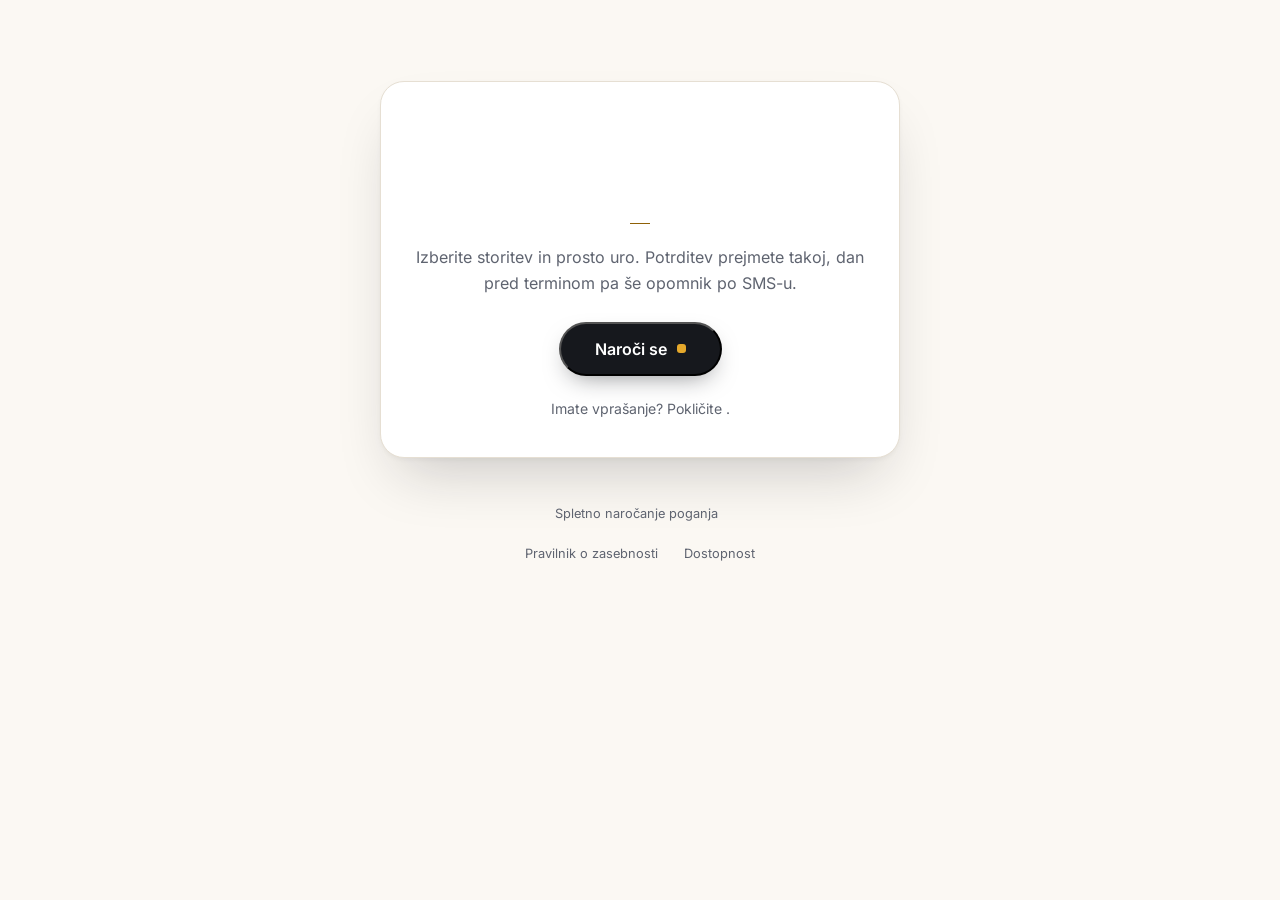
<file: index.html>
<!DOCTYPE html>
<html lang="sl">
<head>
<meta charset="UTF-8">
<meta name="viewport" content="width=device-width, initial-scale=1.0">
<link rel="preload" href="/fonts/inter-latin.woff2" as="font" type="font/woff2" crossorigin>
<link rel="preload" href="/fonts/fraunces-latin.woff2" as="font" type="font/woff2" crossorigin>
<link rel="stylesheet" href="/fonts/pisave.css">
<link rel="icon" href="/favicon.svg" type="image/svg+xml">
<link rel="icon" href="/ikone/favicon-48.png" sizes="48x48" type="image/png">
<link rel="apple-touch-icon" href="/apple-touch-icon.png">
<title>Spletno naročanje — {IME}</title>
<meta name="description" content="Spletno naročanje na termin – izberite storitev in prosto uro.">
<script src="/nastavitve.js" data-stran="narocanje"></script>
<meta name="theme-color" content="#FBF8F3">
<!-- preverjanje telefonskih stevilk: Googlova knjiznica (za tuje stevilke) -->
<script src="/vendor/libphonenumber-max-1.13.16.js" defer></script>
  <script src="/js/telefon-narocanje.js?v=20261119"></script>
<style>
    *, *::before, *::after { box-sizing: border-box; margin: 0; padding: 0; }
    button, input, textarea, select { font-family: inherit; }   /* v41: gumbi so prej kazali Arial namesto pisave strani */
    :root {
      --bez:   #e8dfd3;
      --bez2:  #f7f3ee;
      --navy:  #1c1a19;
      --roza:  #8a6a3b;
      --opozorilo: #b23b3b;
      --coral: #b08d57;
      --serif: 'Cormorant Garamond', Georgia, serif;
      --sans:  system-ui, -apple-system, 'Segoe UI', Roboto, Arial, sans-serif;
    }
    html { scroll-behavior: smooth; }
    body { font-family: var(--sans); background: var(--bez); color: var(--navy); overflow-x: hidden; }
    a { text-decoration: none; color: inherit; }
    img { max-width: 100%; display: block; }

    /* ── REVEAL (safe fallback: vedno vidno) ── */
    .reveal {
      opacity: 0;
      transform: translateY(22px);
      transition: opacity 0.7s ease, transform 0.7s ease;
    }
    .reveal.visible { opacity: 1; transform: none; }
    /* Če JS ne deluje ali prefers-reduced-motion */
    @media (prefers-reduced-motion: reduce) {
      .reveal { opacity: 1 !important; transform: none !important; transition: none !important; }
    }

    /* ── HEADER ── */
      display: inline-block; font-family: var(--sans);
      font-size: 0.82rem; letter-spacing: 0.16em; text-transform: uppercase;
      color: #fff; background: var(--navy);
      padding: 0.9rem 2.4rem; border-radius: 40px; border: none; cursor: pointer;
      transition: transform 0.3s, box-shadow 0.3s, background 0.3s;
    }
    .btn-main:hover { background: var(--roza); transform: translateY(-3px); box-shadow: 0 10px 24px rgba(138,106,59,.28); }

    /* ── SEKCIJA OKVIR ── */
    .bk-macc-item {
      background: #fff; border-radius: 12px; margin-bottom: .5rem;
      box-shadow: 0 1px 8px rgba(28,26,25,.06); overflow: hidden;
    }
    .bk-macc-trigger {
      width: 100%; text-align: left; border: none; background: none;
      padding: .85rem 1.1rem;
      display: flex; justify-content: space-between; align-items: center;
      cursor: pointer; gap: .8rem; transition: background .2s;
      font-family: var(--sans);
    }
    .bk-macc-trigger:hover { background: rgba(28,26,25,.03); }
    .bk-macc-cat { font-family: var(--serif); font-size: 1rem; font-weight: 600; color: var(--navy); }
    .bk-macc-cat.nujni { color: var(--opozorilo); }
    .bk-macc-arr {
      font-size: 1rem; color: var(--coral); flex-shrink: 0;
      transition: transform .3s cubic-bezier(.22,1,.36,1);
    }
    .bk-macc-item.open .bk-macc-arr { transform: rotate(45deg); }
    .bk-macc-body {
      max-height: 0; overflow: hidden;
      transition: max-height .38s cubic-bezier(.22,1,.36,1);
    }
    .bk-macc-item.open .bk-macc-body { max-height: 1600px; }
    .bk-macc-inner { padding: .1rem 1.1rem .85rem; }

    /* Checkbox vrstica */
    .bk-chk-row {
      display: flex; align-items: flex-start; gap: .75rem;
      padding: .52rem 0; border-bottom: 1px dotted rgba(28,26,25,.08);
      cursor: pointer;
    }
    .bk-chk-row:last-child { border: none; }
    .bk-chk-row input[type="checkbox"] {
      width: 16px; height: 16px; accent-color: var(--navy);
      flex-shrink: 0; margin-top: 3px; cursor: pointer;
    }
    .bk-chk-left { flex: 1; min-width: 0; }
    .bk-chk-name { font-size: .87rem; color: var(--navy); line-height: 1.35; display: block; }
    .bk-chk-desc { font-size: .72rem; color: var(--coral); font-style: italic; margin-top: .1rem; display: block; }
    .bk-chk-dur { font-size: .72rem; color: rgba(28,26,25,.5); white-space: nowrap; flex-shrink: 0; padding-top: 3px; }
    .bk-chk-price { font-family: var(--serif); font-size: .95rem; font-weight: 600; color: var(--navy); white-space: nowrap; flex-shrink: 0; padding-top: 2px; }

    /* Opozorilo odvisnosti */
    /* inline opozorilo pod vrstico */
    .bk-dep-inline {
      font-size: .76rem; color: var(--opozorilo);
      padding: .28rem .6rem .28rem .4rem;
      background: rgba(178,59,59,.07);
      border-left: 2px solid var(--opozorilo);
      border-radius: 0 6px 6px 0;
      margin: .1rem 0 .3rem 1.9rem;
      display: none;
      line-height: 1.4;
    }
    .bk-dep-inline.show { display: block; }
    .bk-qty {
      display: flex; align-items: center; gap: .6rem;
      margin: .15rem 0 .5rem 1.9rem;
      font-size: .82rem; color: var(--navy);
    }
    .bk-qty-lbl { opacity: .75; }
    .bk-qty-btn {
      width: 30px; height: 30px; border-radius: 50%;
      border: 1.5px solid rgba(28,26,25,.2); background: #fff; color: var(--navy);
      font-size: 1.1rem; line-height: 1; cursor: pointer; flex-shrink: 0;
      display: flex; align-items: center; justify-content: center;
    }
    .bk-qty-btn:hover { border-color: var(--coral); color: var(--coral); }
    .bk-qty-n { min-width: 1.4rem; text-align: center; font-weight: 600; font-size: .95rem; }

    /* Povzetek izbranih */
    .bk-sel-summary {
      margin-top: 1rem; background: var(--bez2); border-radius: 12px;
      padding: .85rem 1rem;
    }
    .bk-sel-label { font-size: .7rem; letter-spacing: .14em; text-transform: uppercase; color: var(--coral); margin-bottom: .5rem; }
    .bk-sel-list { font-size: .82rem; color: var(--navy); line-height: 1.7; margin-bottom: .5rem; }
    .bk-sel-list:empty::before { content: "Ni izbranih storitev."; opacity: .45; }
    .bk-sel-totals { display: flex; gap: 1.2rem; flex-wrap: wrap; }
    .bk-sel-tot { font-size: .82rem; }
    .bk-sel-tot strong { font-family: var(--serif); font-size: 1rem; color: var(--navy); }
    /* ── TERMINSKI TRAK (novi dizajn) ── */
    .bk-sched-wrap {
      display: flex; gap: 1.2rem;
      align-items: flex-start;
    }
    .bk-sched-left { flex: 1; min-width: 0; }
    .bk-sched-right {
      width: 230px; flex-shrink: 0;
      background: #fff; border-radius: 14px;
      padding: 1rem; box-shadow: 0 2px 12px rgba(28,26,25,.08);
      font-size: .82rem;
    }
    @media (max-width: 600px) {
      .bk-sched-wrap { flex-direction: column; }
      .bk-sched-right { width: 100%; }
    }

    /* Dan trak */
    .bk-day-nav {
      display: flex; align-items: center; gap: .4rem; margin-bottom: .7rem;
    }
    .bk-day-nav-btn {
      width: 28px; height: 28px; border-radius: 50%;
      border: 1px solid rgba(28,26,25,.2); background: none;
      cursor: pointer; font-size: .9rem; color: var(--navy);
      display: flex; align-items: center; justify-content: center;
      transition: background .2s; flex-shrink: 0;
    }
    .bk-day-nav-btn:hover:not(:disabled) { background: rgba(28,26,25,.07); }
    .bk-day-nav-btn:disabled { opacity: .3; cursor: not-allowed; }
    .bk-day-strip-outer { flex: 1; overflow: hidden; }
    .bk-day-strip {
      display: flex; gap: .4rem;
      scroll-behavior: smooth; scrollbar-width: none;
      padding-bottom: 2px;
    }
    .bk-day-strip::-webkit-scrollbar { display: none; }

    .bk-day-card {
      flex: 1 1 0; min-width: 0;
      border: 1.5px solid rgba(28,26,25,.12); border-radius: 12px;
      background: #fff; cursor: pointer;
      transition: border-color .2s, box-shadow .2s;
      overflow: hidden; text-align: center;
      font-family: var(--sans);
    }
    .bk-day-card:hover:not(.disabled) { border-color: var(--coral); }
    .bk-zap { display:flex; flex-wrap:wrap; gap:.45rem; margin:0 0 1rem; }
    .bk-zap-lbl { width:100%; font-size:.72rem; letter-spacing:.08em; text-transform:uppercase; opacity:.7; margin-bottom:.1rem; }
    .bk-zap-btn { font:inherit; font-size:.86rem; padding:.5rem 1rem; border-radius:999px; border:1.5px solid rgba(0,0,0,.16); background:#fff; color:var(--navy); cursor:pointer; display:inline-flex; align-items:center; gap:.4rem; }
    .bk-zap-btn .pika { width:.6rem; height:.6rem; border-radius:50%; display:inline-block; }
    .bk-zap-btn.selected { background:var(--navy); color:#fff; border-color:var(--navy); }
    .bk-day-card.selected { border-color: var(--navy); box-shadow: 0 0 0 2px rgba(28,26,25,.12); }
    .bk-day-card.disabled { opacity: .38; cursor: not-allowed; }

    .bk-day-card-top { padding: .5rem .3rem .3rem; }
    .bk-day-name { font-size: .65rem; letter-spacing: .1em; text-transform: uppercase; color: rgba(28,26,25,.5); }
    .bk-day-num  { font-family: var(--serif); font-size: 1.55rem; font-weight: 300; color: var(--navy); line-height: 1.1; }
    .bk-day-mon  { font-size: .65rem; color: rgba(28,26,25,.45); }
    .bk-day-status {
      padding: .28rem .2rem; font-size: .62rem; text-align: center;
      border-top: 1px solid rgba(28,26,25,.07); line-height: 1.2;
    }
    .bk-day-status.avail  { color: var(--coral); font-weight: 500; }
    .bk-day-status.busy   { color: rgba(28,26,25,.35); }
    .bk-day-status.closed { color: rgba(28,26,25,.3); font-style: italic; }

    /* Termini – mreža kvadratkov */
    .bk-slot-list {
      margin-top: .8rem;
      display: grid;
      grid-template-columns: repeat(6, minmax(0, 1fr));
      gap: .5rem;
    }
    .bk-slot-row {
      display: flex; flex-direction: row;
      align-items: center; justify-content: center; gap: .35rem;
      min-height: 52px; padding: .6rem .9rem;
      border-radius: 12px; border: 1.5px solid rgba(28,26,25,.12);
      cursor: pointer; background: #fff; text-align: left;
      transition: border-color .2s, background .2s;
    }
    .bk-slot-row:hover { border-color: var(--coral); }
    .bk-slot-row.selected {
      border-color: var(--coral); background: rgba(176,141,87,.08);
    }
    .bk-slot-time { font-family: var(--serif); font-size: 1.05rem; font-weight: 600; color: var(--navy); line-height: 1; white-space: nowrap; }
    .bk-slot-price { font-size: .8rem; color: var(--coral); white-space: nowrap; }

    @media (max-width: 600px) {
      .bk-slot-list { grid-template-columns: repeat(3, minmax(0, 1fr)); }
      .bk-slot-row { padding: .5rem .5rem; min-height: 44px; }
      .bk-slot-time { font-size: .92rem; }
      .bk-slot-price { font-size: .68rem; }
    }

    /* Povzetek (desno) */
    .bk-sum-hd { font-size: .7rem; letter-spacing: .14em; text-transform: uppercase; color: var(--coral); margin-bottom: .5rem; }
    .bk-sum-date { font-family: var(--serif); font-size: .95rem; color: var(--navy); margin-bottom: .7rem; line-height: 1.4; }
    .bk-sum-svc  { font-size: .78rem; color: rgba(28,26,25,.65); padding: .2rem 0; border-bottom: 1px dotted rgba(28,26,25,.08); display: flex; justify-content: space-between; gap: .4rem; }
    .bk-sum-svc:last-of-type { border: none; }
    .bk-sum-total { font-family: var(--serif); font-size: 1rem; font-weight: 600; color: var(--navy); margin-top: .6rem; display: flex; justify-content: space-between; }

    .bk-slot-msg {
      font-size: .85rem; color: rgba(28,26,25,.55); padding: .8rem 0;
      text-align: center; line-height: 1.6;
    }
    .bk-slot-loading { text-align: center; padding: 1rem; opacity: .5; font-size: .85rem; }

    /* ══ BOOKING MODAL ══════════════════════════════════════════ */
    .bk-overlay {
      position: fixed; inset: 0; z-index: 1000;
      background: rgba(28,26,25,.55); backdrop-filter: blur(6px);
      display: flex; align-items: center; justify-content: center;
      padding: 1rem;
      opacity: 0; pointer-events: none;
      transition: opacity .35s ease;
    }
    .bk-overlay.open { opacity: 1; pointer-events: all; }

    .bk-modal {
      background: var(--bez2);
      border-radius: 24px;
      width: 100%; max-width: 560px;
      max-height: 92vh; overflow-y: auto; overflow-x: hidden;
      box-shadow: 0 24px 60px rgba(28,26,25,.22);
      transform: translateY(24px) scale(.98);
      transition: transform .35s cubic-bezier(.22,1,.36,1);
      scrollbar-width: none;
    }
    .bk-modal::-webkit-scrollbar { display: none; }
    .bk-overlay.open .bk-modal { transform: none; }
    .bk-modal.bk-modal-wide { max-width: min(1180px, 94vw); }

    .bk-head {
      position: sticky; top: 0; z-index: 10;
      background: var(--bez2);
      padding: 1.4rem 1.6rem 0;
      border-bottom: 1px solid rgba(28,26,25,.08);
    }
    .bk-head-top { display: flex; justify-content: space-between; align-items: center; margin-bottom: 1rem; }
    .bk-modal-title { font-family: var(--serif); font-size: 1.4rem; font-weight: 300; color: var(--navy); }
    .bk-close {
      width: 32px; height: 32px; border-radius: 50%;
      background: rgba(28,26,25,.08); border: none; cursor: pointer;
      display: flex; align-items: center; justify-content: center;
      font-size: 1.1rem; color: var(--navy);
      transition: background .2s;
    }
    .bk-close:hover { background: rgba(28,26,25,.16); }

    /* Step indicator */
    .bk-steps { display: flex; gap: 0; margin-bottom: 0; }
    .bk-step-dot {
      flex: 1; height: 3px;
      background: rgba(28,26,25,.15);
      border-radius: 2px;
      margin: 0 2px;
      transition: background .3s;
    }
    .bk-step-dot.done { background: var(--coral); }
    .bk-step-dot.active { background: var(--navy); }

    .bk-body { padding: 1.6rem; }

    /* Step label */
    .bk-step-label {
      font-size: 0.72rem; letter-spacing: .18em; text-transform: uppercase;
      color: var(--coral); margin-bottom: .3rem;
    }
    .bk-step-title {
      font-family: var(--serif); font-size: 1.15rem; color: var(--navy);
      margin-bottom: 1.2rem;
    }

    /* Services */
    .bk-cat-label {
      font-size: .72rem; letter-spacing: .16em; text-transform: uppercase;
      color: var(--coral); margin: 1rem 0 .4rem;
    }
    .bk-cat-label:first-child { margin-top: 0; }

    .bk-service-btn {
      width: 100%; text-align: left;
      background: #fff; border: 1.5px solid transparent;
      border-radius: 12px; padding: .7rem 1rem;
      cursor: pointer; display: flex; justify-content: space-between; align-items: center;
      margin-bottom: .4rem;
      transition: border-color .2s, box-shadow .2s;
      font-family: var(--sans);
    }
    .bk-service-btn:hover { border-color: var(--coral); }
    .bk-service-btn.selected { border-color: var(--navy); box-shadow: 0 0 0 3px rgba(28,26,25,.08); }
    .bk-svc-name { font-size: .9rem; color: var(--navy); line-height: 1.35; }
    .bk-svc-dur { font-size: .72rem; color: var(--coral); }
    .bk-svc-price { font-family: var(--serif); font-size: 1rem; font-weight: 600; color: var(--navy); white-space: nowrap; margin-left: .8rem; }

    /* Calendar */
    .bk-cal { background: #fff; border-radius: 14px; padding: 1rem; }
    .bk-cal-nav { display: flex; justify-content: space-between; align-items: center; margin-bottom: .8rem; }
    .bk-cal-month { font-family: var(--serif); font-size: 1.1rem; color: var(--navy); }
    .bk-cal-arrow {
      background: none; border: 1px solid rgba(28,26,25,.2); border-radius: 8px;
      width: 30px; height: 30px; cursor: pointer; font-size: .9rem; color: var(--navy);
      transition: background .2s;
    }
    .bk-cal-arrow:hover { background: rgba(28,26,25,.07); }
    .bk-cal-grid { display: grid; grid-template-columns: repeat(7,1fr); gap: 2px; }
    .bk-cal-dh { text-align: center; font-size: .68rem; letter-spacing: .08em; text-transform: uppercase; color: var(--coral); padding: .3rem 0; }
    .bk-cal-day {
      aspect-ratio: 1; display: flex; align-items: center; justify-content: center;
      border-radius: 50%; font-size: .85rem; color: var(--navy);
      cursor: pointer; border: none; background: none;
      transition: background .2s, color .2s;
    }
    .bk-cal-day:hover:not(:disabled) { background: rgba(28,26,25,.08); }
    .bk-cal-day.selected { background: var(--navy); color: #fff; }
    .bk-cal-day.today { font-weight: 600; color: var(--coral); }
    .bk-cal-day:disabled { opacity: .28; cursor: not-allowed; }
    .bk-cal-day.empty { cursor: default; }

    /* Time slots */
    .bk-slots { display: grid; grid-template-columns: repeat(4,1fr); gap: .5rem; }
    @media(max-width:400px){ .bk-slots { grid-template-columns: repeat(3,1fr); } }
    .bk-slot {
      padding: .55rem .3rem; border-radius: 10px; border: 1.5px solid rgba(28,26,25,.18);
      background: #fff; cursor: pointer; font-size: .85rem; text-align: center; color: var(--navy);
      transition: border-color .2s, background .2s;
    }
    .bk-slot:hover { border-color: var(--coral); }
    .bk-slot.selected { background: var(--navy); color: #fff; border-color: var(--navy); }

    /* Nujni termin special */
    .bk-nujni-box {
      background: #fff; border-radius: 14px; padding: 1.2rem;
      border-left: 3px solid var(--coral);
      font-size: .88rem; line-height: 1.7; color: var(--navy);
      margin-bottom: 1rem;
    }
    .bk-nujni-label { font-size: .75rem; letter-spacing: .12em; text-transform: uppercase; color: var(--coral); margin-bottom: .3rem; }

    /* Customer form */
    .bk-field { margin-bottom: 1rem; }
    .bk-label {
      display: block; font-size: .75rem; letter-spacing: .12em;
      text-transform: uppercase; color: var(--coral); margin-bottom: .35rem;
    }
    .bk-input, .bk-textarea {
      width: 100%; background: #fff; border: 1.5px solid rgba(28,26,25,.2);
      border-radius: 10px; padding: .65rem .9rem;
      font-family: var(--sans); font-size: .9rem; color: var(--navy);
      transition: border-color .2s;
      outline: none;
    }
    .bk-input:focus, .bk-textarea:focus { border-color: var(--navy); }
    .bk-textarea { resize: vertical; min-height: 70px; }
    .bk-input.err, .bk-textarea.err { border-color: #d64545; box-shadow: 0 0 0 2px rgba(214,69,69,.15); }
    /* preverjanje telefonske stevilke (telefon.js) */
    .tel-msg { font-size: .8rem; line-height: 1.4; margin-top: .4rem; }
    .tel-msg:empty { display: none; }
    .tel-napaka { color: #c0392b; }
    .tel-opozorilo { color: #9a5b00; background: #fff4e0; border-radius: 8px; padding: .45rem .65rem; }
    .tel-ok { color: #3f8f5b; }

    /* Summary */
    .bk-summary {
      background: #fff; border-radius: 14px; padding: 1.2rem;
    }
    .bk-sum-row {
      display: flex; justify-content: space-between; gap: .5rem;
      padding: .45rem 0; border-bottom: 1px dotted rgba(28,26,25,.1);
      font-size: .88rem;
    }
    .bk-sum-row:last-child { border: none; }
    .bk-sum-key { color: var(--coral); flex-shrink: 0; }
    .bk-sum-val { color: var(--navy); text-align: right; }

    /* Success */
    .bk-success { text-align: center; padding: 1.5rem 0; }
    .bk-success-icon { font-size: 3rem; margin-bottom: .6rem; }
    .bk-success-title { font-family: var(--serif); font-size: 1.4rem; color: var(--navy); margin-bottom: .5rem; }
    .bk-success-sub { font-size: .9rem; opacity: .7; line-height: 1.7; }

    /* Error */
    .bk-error { background: rgba(178,59,59,.08); border: 1px solid rgba(178,59,59,.25); border-radius: 10px; padding: .8rem 1rem; font-size: .85rem; color: var(--opozorilo); margin-bottom: 1rem; display: none; }
    .bk-error.show { display: block; }

    /* Loading */
    .bk-loading { text-align: center; padding: 2rem; opacity: .5; font-size: .9rem; }

    /* Footer nav */
    .bk-foot {
      padding: 1rem 1.6rem 1.4rem;
      display: flex; gap: .8rem; justify-content: flex-end;
      border-top: 1px solid rgba(28,26,25,.08);
      background: var(--bez2);
      position: sticky; bottom: 0;
    }
    .bk-btn-back {
      background: none; border: 1.5px solid rgba(28,26,25,.25); border-radius: 30px;
      padding: .6rem 1.4rem; font-family: var(--sans); font-size: .82rem;
      letter-spacing: .1em; text-transform: uppercase; cursor: pointer; color: var(--navy);
      transition: border-color .2s;
    }
    .bk-btn-back:hover { border-color: var(--navy); }
    .bk-btn-next {
      background: var(--navy); color: #fff; border: none; border-radius: 30px;
      padding: .6rem 1.6rem; font-family: var(--sans); font-size: .82rem;
      letter-spacing: .1em; text-transform: uppercase; cursor: pointer;
      transition: background .25s, transform .25s;
    }
    .bk-btn-next:hover { background: var(--roza); transform: translateY(-1px); }
    .bk-btn-next:disabled { opacity: .45; cursor: not-allowed; transform: none; }


    /* ── DOSTOPNOST (okno za naročanje) ──
       Samo znotraj okna za naročanje (#bkOverlay). Barve in razporeditev ostanejo,
       popravljeno je le: velikost pisave v poljih (iPhone se ne poveča vec ob dotiku),
       velikost gumbov za prst (min. 44px), kontrast drobnega besedila, fokus za tipkovnico. */
    #bkOverlay { --coral-txt: var(--sb-honey-deep, #8F6107); }
    #bkOverlay .bk-input, #bkOverlay .bk-textarea { font-size: 16px; }
    #bkOverlay .bk-close { position: relative; }
    #bkOverlay .bk-close::after,
    #bkOverlay .bk-day-nav-btn::after { content: ''; position: absolute; inset: -8px; }
    #bkOverlay .bk-day-nav-btn { position: relative; }
    #bkOverlay .bk-btn-back, #bkOverlay .bk-btn-next { min-height: 44px; }
    #bkOverlay .bk-chk-row { min-height: 44px; }
    #bkOverlay .bk-chk-row input[type="checkbox"] { width: 18px; height: 18px; }
    #bkOverlay .bk-step-label, #bkOverlay .bk-label, #bkOverlay .bk-chk-desc,
    #bkOverlay .bk-sel-label, #bkOverlay .bk-sum-hd, #bkOverlay .bk-sum-key,
    #bkOverlay .bk-day-status.avail, #bkOverlay .bk-macc-arr { color: var(--coral-txt); }
    #bkOverlay .bk-chk-dur, #bkOverlay .bk-day-name, #bkOverlay .bk-day-mon { color: rgba(28,26,25,.75); }
    #bkOverlay .bk-success-sub { opacity: .85; }
    #bkOverlay .bk-sum-svc { color: rgba(28,26,25,.8); }
    #bkOverlay .bk-slot-msg { color: rgba(28,26,25,.75); opacity: 1; }
    #bkOverlay .bk-pogoj { font-size: .78rem; opacity: .75; margin-top: 1rem; line-height: 1.6; }
    #bkOverlay .bk-tel-povezava { color: var(--navy); font-weight: 600; text-decoration: underline;
      text-decoration-color: var(--coral); text-underline-offset: 3px;
      display: inline-block; padding: .75rem .25rem; margin: -.75rem 0; }
    #bkOverlay :focus-visible { outline: 2px solid var(--navy); outline-offset: 2px; }
    /* na telefonu (brez miške) gumb po dotiku ne ostane v »hover« barvi z manjšim kontrastom */
    @media (hover: none) {
      #bkOverlay .bk-btn-next:hover { background: var(--navy); transform: none; }
    }
    @media (prefers-reduced-motion: reduce) {
      #bkOverlay *, #bkOverlay *::before, #bkOverlay *::after { transition-duration: .01ms !important; animation-duration: .01ms !important; }
    }

/* ── vstopna stran (predloga) ── */
.vstop { min-height: 100vh; display: flex; align-items: center; justify-content: center; padding: 24px 16px; }
.vstop-karta { background: #ffffff; border-radius: 22px; box-shadow: 0 18px 50px rgba(28,26,25,.14); max-width: 520px; width: 100%; padding: 40px 28px; text-align: center; }
.vstop-logo { height: 76px; width: auto; margin: 0 auto 14px; object-fit: contain; }
.vstop h1 { font-family: Georgia, 'Times New Roman', serif; font-weight: 400; font-size: 1.9rem; margin-bottom: .4rem; }
.vstop p { color: rgba(28,26,25,.78); line-height: 1.6; margin-bottom: 1.6rem; }
.vstop .mali { font-size: .88rem; margin: 1.4rem 0 0; }
.vstop .mali a { color: var(--navy); text-decoration: underline; text-decoration-color: var(--coral); text-underline-offset: 3px; }

/* ══ SLOTBEE TEMA (usklajeno s slotbee.si) ══════════════════════════ */
body { background: var(--sb-bg, #FBF8F3); }
.vstop { min-height: auto; padding: 9vh 16px 0; }
.vstop-karta { border-radius: 24px; border: 1px solid var(--sb-line); box-shadow: var(--sb-shadow-lg); padding: 44px 30px 36px; }
.vstop-logo { height: 64px; margin-bottom: 18px; }
.vstop-logo[style*="display: none"] + .vstop-pecat, .vstop-pecat { display: flex; justify-content: center; margin: 4px 0 22px; }
.vstop-logo:not([style*="display: none"]) + .vstop-pecat { display: none; }
.vstop-tip { margin-bottom: 10px; }
.vstop h1 { font-family: var(--sb-serif); font-weight: 500; letter-spacing: -.02em; font-size: clamp(2rem, 6vw, 2.5rem); line-height: 1.1; margin-bottom: .7rem; }
.vstop p { color: var(--sb-muted); }
.btn-main { display: inline-flex; align-items: center; justify-content: center; gap: 10px; height: 54px; padding: 0 34px;
  border-radius: 999px; background: var(--sb-ink); color: #fff; font-family: var(--sb-sans); font-weight: 600;
  font-size: 1rem; letter-spacing: 0; text-transform: none; box-shadow: 0 10px 24px -10px rgba(22,24,29,.5); }
.btn-main::after { content: ""; width: 9px; height: 9px; border-radius: 3px; background: var(--sb-honey); }
.btn-main:hover { background: #000; transform: translateY(-1px); box-shadow: 0 14px 28px -10px rgba(22,24,29,.55); }
.vstop .mali a { text-decoration-color: var(--sb-honey); }

/* okno za naročanje */
.bk-overlay { background: rgba(22,24,29,.5); }
.bk-modal { background: var(--sb-bg); border-radius: 26px; box-shadow: var(--sb-shadow-lg); }
.bk-head { background: rgba(251,248,243,.96); backdrop-filter: blur(10px); border-bottom-color: var(--sb-line); }
.bk-modal-title { display: flex; align-items: center; gap: 12px; font-family: var(--sb-serif); font-weight: 500; font-size: 1.45rem; letter-spacing: -.02em; line-height: 1.1; }
.bk-modal-title > span:last-child { display: flex; flex-direction: column; }
.bk-modal-salon { font-family: var(--sb-sans); font-size: .72rem; font-weight: 600; letter-spacing: .12em; text-transform: uppercase; color: var(--sb-honey-deep); margin-bottom: 3px; }
.bk-modal-pecat .sb-pecat { --ps: 38px; outline-offset: 2px; outline-width: 1px; }
.bk-close { background: var(--sb-surface); border: 1px solid var(--sb-line); }
.bk-close:hover { background: var(--sb-bg-2); }
.bk-step-dot { height: 4px; border-radius: 4px; background: var(--sb-line); }
.bk-step-dot.done { background: var(--sb-honey); }
.bk-step-dot.active { background: var(--sb-ink); }
.bk-step-label, .bk-cat-label, .bk-label, .bk-sel-label, .bk-sum-hd, .bk-nujni-label, .bk-zap-lbl { font-weight: 600; letter-spacing: .12em; color: var(--sb-honey-deep); opacity: 1; }
.bk-step-title { font-family: var(--sb-serif); font-weight: 500; font-size: 1.5rem; letter-spacing: -.02em; }
.bk-macc-item { border: 1px solid var(--sb-line); border-radius: 16px; box-shadow: none; }
.bk-macc-item.open { box-shadow: var(--sb-shadow); }
.bk-macc-trigger { padding: 1rem 1.15rem; }
.bk-macc-cat { font-family: var(--sb-serif); font-weight: 500; font-size: 1.1rem; }
.bk-macc-arr { width: 28px; height: 28px; border-radius: 50%; background: var(--sb-bg-2); display: grid; place-items: center; color: var(--sb-ink) !important; }
.bk-chk-row { border-bottom-color: var(--sb-line-2); border-bottom-style: solid; }
.bk-chk-row input[type="checkbox"] { accent-color: var(--sb-ink); }
.bk-chk-price, .bk-svc-price, .bk-sel-tot strong, .bk-sum-total, .bk-slot-time, .bk-day-num { font-family: var(--sb-serif); font-weight: 500; }
.bk-sel-summary { background: var(--sb-surface); border: 1px solid var(--sb-line); border-radius: 16px; }
.bk-service-btn { border: 1px solid var(--sb-line); border-radius: 14px; }
.bk-service-btn:hover, .bk-slot-row:hover, .bk-day-card:hover:not(.disabled), .bk-slot:hover { border-color: var(--sb-ink); }
.bk-service-btn.selected { border-color: var(--sb-ink); box-shadow: 0 0 0 3px var(--sb-honey-soft); }
.bk-zap-btn { border: 1px solid var(--sb-line); }
.bk-zap-btn.selected { background: var(--sb-ink); border-color: var(--sb-ink); }
.bk-day-card { border: 1px solid var(--sb-line); border-radius: 14px; }
.bk-day-card.selected { border-color: var(--sb-ink); box-shadow: 0 0 0 3px var(--sb-honey-soft); }
.bk-day-num { font-weight: 400; }
.bk-day-status { border-top-color: var(--sb-line-2); }
.bk-day-nav-btn, .bk-cal-arrow { border-color: var(--sb-line); background: var(--sb-surface); }
.bk-slot-row, .bk-slot { border: 1px solid var(--sb-line); border-radius: 14px; }
.bk-slot-row.selected { border-color: var(--sb-ink); background: var(--sb-honey-soft); }
.bk-slot.selected, .bk-cal-day.selected { background: var(--sb-ink); border-color: var(--sb-ink); }
.bk-sched-right, .bk-summary, .bk-cal, .bk-nujni-box { border: 1px solid var(--sb-line); border-radius: 16px; box-shadow: var(--sb-shadow); }
.bk-nujni-box { border-left: 3px solid var(--sb-honey); }
.bk-input, .bk-textarea { border: 1px solid var(--sb-line); border-radius: 12px; padding: .75rem .95rem; background: var(--sb-surface); }
.bk-input:focus, .bk-textarea:focus { border-color: var(--sb-ink); box-shadow: 0 0 0 3px var(--sb-honey-soft); }
.bk-label { text-transform: uppercase; font-size: .72rem; }
.bk-sum-row { border-bottom: 1px solid var(--sb-line-2); }
.bk-success-icon { width: 64px; height: 64px; margin: 0 auto .9rem; border-radius: 50%; background: var(--sb-honey-soft); color: var(--sb-honey-deep);
  display: grid; place-items: center; font-size: 1.8rem; outline: 1.5px dashed rgba(168,114,10,.45); outline-offset: 4px; }
.bk-success-title { font-family: var(--sb-serif); font-weight: 500; font-size: 1.7rem; letter-spacing: -.02em; }
.bk-foot { background: rgba(251,248,243,.96); backdrop-filter: blur(10px); border-top-color: var(--sb-line); }
.bk-btn-back, .bk-btn-next { min-height: 48px; padding: 0 1.6rem; font-family: var(--sb-sans); font-weight: 600; font-size: .92rem; letter-spacing: 0; text-transform: none; border-radius: 999px; }
.bk-btn-back { border: 1px solid var(--sb-line); background: var(--sb-surface); }
.bk-btn-back:hover { border-color: var(--sb-ink); }
.bk-btn-next { background: var(--sb-ink); box-shadow: 0 10px 24px -12px rgba(22,24,29,.6); }
.bk-btn-next:hover { background: #000; }
.bk-btn-next:disabled { background: var(--sb-muted); box-shadow: none; }
#bkOverlay :focus-visible { outline-color: var(--sb-honey); }
@media (hover: none) { #bkOverlay .bk-btn-next:hover { background: var(--sb-ink); } }
/* dnevi in termini so gumbi (tipkovnica, bralniki zaslona) */
button.bk-day-card, button.bk-slot-row { font: inherit; color: inherit; -webkit-appearance: none; appearance: none; }
button.bk-day-card { padding: 0; display: block; width: 100%; }
.bk-day-card span { display: block; }
button.bk-day-card:disabled { cursor: not-allowed; }
.bk-day-card:focus-visible, .bk-slot-row:focus-visible { outline: 2px solid var(--sb-honey); outline-offset: 2px; }
@media (max-width: 600px) {
  .bk-head { padding: 1.1rem 1.1rem 0; }
  .bk-body { padding: 1.2rem 1.1rem; }
  .bk-foot { padding: .8rem 1.1rem 1rem; }
}
</style>
<link rel="stylesheet" href="/slotbee.css">
</head>
<body>
<main class="vstop">
  <div class="vstop-karta">
    <img class="vstop-logo" data-app="logo" alt="" data-skrij-napaka>
    <div class="vstop-pecat" data-app="pecat"></div>
    <span class="sb-eyebrow vstop-tip" data-app="tip"></span>
    <h1 data-app="ime"></h1>
    <p>Izberite storitev in prosto uro. Potrditev prejmete takoj, dan pred terminom pa še opomnik po SMS-u.</p>
    <button class="btn-main open-modal" type="button">Naroči se</button>
    <p class="mali">Imate vprašanje? Pokličite <a data-app="tel" href="#"></a>.</p>
  </div>
</main>
<footer class="sb-noga">
  <a class="sb-poganja" href="https://slotbee.si/" rel="noopener">Spletno naročanje poganja <b data-app="slotbee" class="sb-logo mali"></b></a>
  <nav class="sb-noga-povezave" aria-label="Pravne informacije"><a data-app="zasebnost" href="/zasebnost.html">Pravilnik o zasebnosti</a><a href="/dostopnost">Dostopnost</a></nav>
</footer>

<!-- ══ BOOKING MODAL ══════════════════════════════════════ -->
<div class="bk-overlay" id="bkOverlay" role="dialog" aria-modal="true" aria-label="Spletno naročanje">
  <div class="bk-modal" id="bkModal">
    <div class="bk-head">
      <div class="bk-head-top">
        <span class="bk-modal-title"><span class="bk-modal-pecat" data-app="pecat"></span><span><span class="bk-modal-salon" data-app="kratko"></span>Naročanje</span></span>
        <button class="bk-close" id="bkClose" aria-label="Zapri">✕</button>
      </div>
      <div class="bk-steps" id="bkStepBar"></div>
      <div style="height:.8rem"></div>
    </div>
    <div class="bk-body" id="bkBody"></div>
    <div class="bk-foot" id="bkFoot"></div>
  </div>
</div>
<script src="/js/dom.js?v=20261119"></script>
<script src="/vendor/supabase-2.119.1.js"></script>
<script src="/js/narocanje.js?v=20261119"></script>
<script src="/js/narocanje-odpri.js?v=20261119"></script>
</body>
</html>
</file>
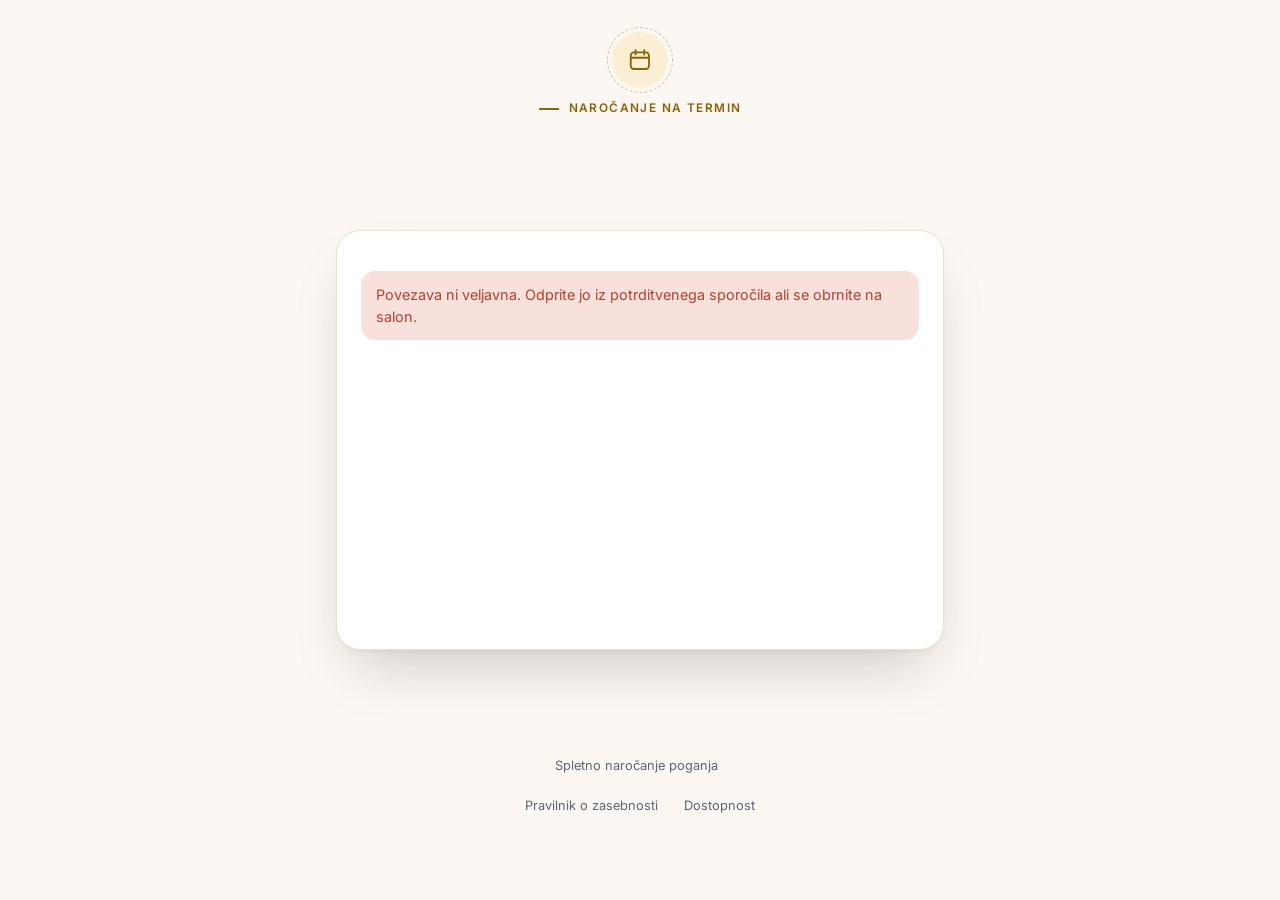
<file: n/index.html>
<!DOCTYPE html>
<html lang="sl">
<head>
<meta charset="UTF-8">
<meta name="viewport" content="width=device-width, initial-scale=1.0">
<meta name="robots" content="noindex,nofollow">
<title>Moje naročilo</title>
<style>
body{margin:0;background:#FBF8F3;color:#16181D;font-family:system-ui,-apple-system,Segoe UI,Arial,sans-serif;
     display:flex;align-items:center;justify-content:center;min-height:100vh;text-align:center;padding:20px}
a{color:#16181D}
</style>
<script src="/js/n-preusmeritev.js?v=20261119"></script>
</head>
<body>
  <p>Odpiram vaše naročilo …<br>
     <a href="/narocilo.html">Če se stran ne odpre sama, kliknite tukaj.</a></p>
</body>
</html>
</file>
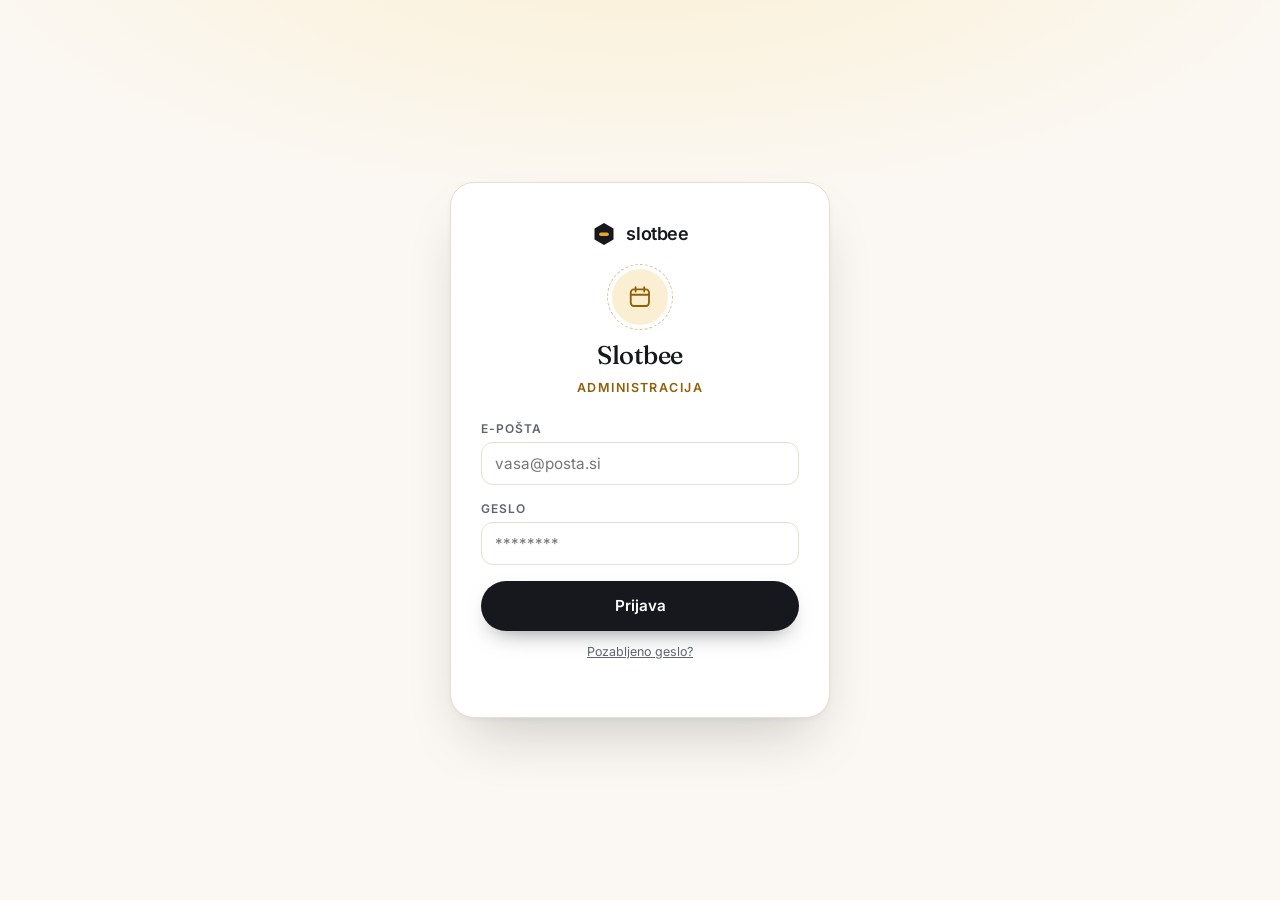
<file: admin.html>
<!DOCTYPE html>
<html lang="sl">
<head>
<meta charset="UTF-8" />
<meta name="viewport" content="width=device-width, initial-scale=1.0" />
<link rel="preload" href="/fonts/inter-latin.woff2" as="font" type="font/woff2" crossorigin>
<link rel="preload" href="/fonts/fraunces-latin.woff2" as="font" type="font/woff2" crossorigin>
<link rel="stylesheet" href="/fonts/pisave.css">
<link rel="icon" href="/favicon.svg" type="image/svg+xml">
<link rel="icon" href="/ikone/favicon-48.png" sizes="48x48" type="image/png">
<link rel="apple-touch-icon" href="/apple-touch-icon.png">
<link rel="manifest" href="/manifest.webmanifest">
<meta name="theme-color" content="#FBF8F3">
<meta name="apple-mobile-web-app-title" content="Slotbee">
<meta name="robots" content="noindex, nofollow" />
<title>{KRATKO} · Admin</title>
<script src="/nastavitve.js" data-stran="admin"></script>
<!-- preverjanje telefonskih stevilk: Googlova knjiznica (za tuje stevilke) s CDN + lastna koda vgrajena tukaj,
     da ne potrebujemo posebne datoteke. Ce se knjiznica ne nalozi, slovenske stevilke se vedno preverjamo. -->
<script src="/vendor/libphonenumber-max-1.13.16.js" defer></script>
<script src="/js/telefon-admin.js?v=20261119"></script>
<style>
:root{--bez:#e8dfd3;--bez2:#f7f3ee;--navy:#1c1a19;--coral:#b08d57;--serif:Georgia,'Times New Roman',serif;--sans:system-ui,-apple-system,'Segoe UI',Roboto,Arial,sans-serif}
*{box-sizing:border-box;margin:0;padding:0}
body{font-family:var(--sans);background:var(--bez2);color:var(--navy);min-height:100vh}
.hidden{display:none!important}
a{color:inherit}

.login-wrap{min-height:100vh;display:flex;align-items:center;justify-content:center;padding:1.5rem}
.login-card{background:#fff;border-radius:18px;box-shadow:0 10px 40px rgba(28,26,25,.12);padding:2.4rem 2rem;width:100%;max-width:380px;text-align:center}
.login-card .login-logo{width:100%;max-width:230px;height:auto;display:block;margin:0 auto .4rem}
.login-card .sub{font-size:.78rem;letter-spacing:.18em;text-transform:uppercase;color:var(--coral);margin-bottom:1.6rem}
.field{text-align:left;margin-bottom:1rem}
.field label{display:block;font-size:.72rem;letter-spacing:.1em;text-transform:uppercase;opacity:.6;margin-bottom:.35rem}
.field input{width:100%;padding:.7rem .8rem;border:1.5px solid rgba(28,26,25,.15);border-radius:10px;font-family:var(--sans);font-size:.95rem;color:var(--navy)}
.field input:focus{outline:none;border-color:var(--coral)}
.btn{display:inline-flex;align-items:center;justify-content:center;gap:.4rem;border:none;border-radius:999px;cursor:pointer;font-family:var(--sans);transition:.2s}
.btn-main{background:var(--coral);color:var(--navy);padding:.75rem 1.4rem;font-size:.85rem;width:100%}
.btn-main:hover{filter:brightness(.95)}
.btn-main:disabled{opacity:.6}
.msg{font-size:.82rem;margin-top:.9rem;min-height:1em}
.msg.err{color:#b04a3a}
.msg.ok{color:#2f6b43}
.link-btn{background:none;border:none;color:var(--coral);font-size:.78rem;cursor:pointer;margin-top:.8rem;text-decoration:underline;font-family:var(--sans);padding:0}
#newbk input.err,#nbServices.err{border-color:#d64545 !important;box-shadow:0 0 0 2px rgba(214,69,69,.15)}

header{position:sticky;top:0;z-index:30;display:flex;align-items:center;justify-content:space-between;padding:0 4%;height:60px;background:rgba(247,243,238,.96);backdrop-filter:blur(12px);border-bottom:1px solid rgba(28,26,25,.1)}
header .brand{display:flex;align-items:center;gap:.55rem}
header .brand .logo-img{height:36px;width:auto;display:block}
header .brand .brand-tag{font-family:var(--sans);font-size:.7rem;letter-spacing:.14em;text-transform:uppercase;opacity:.55}
header .right{display:flex;align-items:center;gap:.9rem}
header .who{font-size:.74rem;opacity:.65}
header .who.z-nazivom{display:flex;flex-direction:column;align-items:flex-end;line-height:1.25;opacity:1}
header .who .who-naziv{font-size:.86rem;font-weight:600;color:var(--navy);max-width:16rem;overflow:hidden;text-overflow:ellipsis;white-space:nowrap}
header .who .who-mail{opacity:.65}
@media(max-width:820px){header .who.z-nazivom{display:flex!important}header .who.z-nazivom .who-mail{display:none}header .who .who-naziv{max-width:9.5rem;font-size:.8rem}}
.btn-ghost{background:#fff;border:1.5px solid rgba(28,26,25,.2);color:var(--navy);padding:.45rem .9rem;font-size:.74rem;border-radius:999px;cursor:pointer}
.btn-ghost:hover{border-color:var(--coral);color:var(--coral)}

.toolbar{display:flex;align-items:center;gap:.6rem;flex-wrap:wrap;padding:1rem 1.5rem .4rem}
.nav-btn{width:34px;height:34px;border-radius:50%;border:1.5px solid rgba(28,26,25,.15);background:#fff;cursor:pointer;font-size:1rem;color:var(--navy)}
.nav-btn:hover{border-color:var(--coral);color:var(--coral)}
.range{font-family:var(--serif);font-size:1.25rem;margin:0 .4rem;min-width:160px}
.seg{display:flex;border:1.5px solid rgba(28,26,25,.15);border-radius:999px;overflow:hidden;background:#fff;margin-left:auto;flex-wrap:wrap}
.seg button{border:none;background:transparent;padding:.45rem .85rem;font-size:.76rem;cursor:pointer;color:var(--navy);font-family:var(--sans)}
.seg button.active{background:var(--navy);color:#fff}

.wrap{padding:.4rem 1.5rem 3rem}
.layout{display:flex;gap:1.2rem;align-items:flex-start}
.side{width:230px;flex-shrink:0;position:sticky;top:72px}
.main{flex:1;min-width:0}
.mini-stack{max-height:none;overflow:visible;display:flex;flex-direction:column;gap:.8rem;padding-right:4px}
.mini-stack::-webkit-scrollbar{width:0;height:0}
.mini-stack::-webkit-scrollbar-thumb{background:rgba(28,26,25,.2);border-radius:3px}
@media(max-width:820px){.layout{flex-direction:column;align-items:stretch}.main{width:100%}.side{width:100%;max-width:none;position:static}.mini-stack{max-height:none}.cal.multi{min-width:0}.who{display:none}.toolbar{padding:.8rem 1rem .4rem;gap:.5rem}.wrap{padding:.4rem 1rem 3rem}.range{flex:1 1 auto;text-align:right;font-size:1.05rem;min-width:0;margin:0}#newBtn,#blockToggle{flex:1 1 0;text-align:center}.seg{width:100%;margin-left:0;flex-wrap:nowrap;margin-top:.1rem}.seg button{flex:1;padding:.5rem .15rem;font-size:.72rem;text-align:center}}

/* Mini koledar */
.mini{background:#fff;border-radius:14px;box-shadow:0 2px 14px rgba(28,26,25,.07);padding:.9rem}
.mini-head{display:flex;align-items:center;justify-content:center;margin-bottom:.5rem;font-family:var(--serif);font-size:1.05rem}
.mini-day.empty{visibility:hidden;cursor:default}
.mini-nav{border:none;background:transparent;cursor:pointer;font-size:1.1rem;color:var(--navy);padding:.1rem .45rem;border-radius:6px}
.mini-nav:hover{color:var(--coral)}
.mini-grid{display:grid;grid-template-columns:repeat(7,1fr);grid-template-rows:auto;grid-auto-rows:1.7rem;align-content:start;gap:2px}
.mini-dow{font-size:.6rem;text-align:center;opacity:.5;padding:.2rem 0}
.mini-day{border:none;background:transparent;cursor:pointer;font-size:.74rem;height:1.7rem;display:flex;align-items:center;justify-content:center;line-height:1;border-radius:8px;color:var(--navy)}
.mini-day:hover{background:rgba(176,141,87,.12)}
.mini-day.out{opacity:.3}
.mini-day.today{color:var(--coral);font-weight:600}
.mini-day.sel{background:var(--navy);color:#fff}
.mini-day.praznik{color:#b4714f;font-weight:700;text-decoration:underline;text-decoration-color:rgba(180,113,79,.4)}

/* Časovni koledar */
.cal-scroll{overflow-x:auto;background:#fff;border-radius:14px;box-shadow:0 2px 16px rgba(28,26,25,.08)}
.cal{min-width:100%}
.cal.multi{min-width:660px}
.cal-head{display:grid;position:sticky;top:0;background:#fff;z-index:5;border-bottom:1px solid #eceae6}
.cal-body{display:grid}
.dayhead{padding:.6rem .3rem;text-align:center;border-left:1px solid #f2eee8}
.dayhead .dow{font-size:.64rem;letter-spacing:.1em;opacity:.55;text-transform:uppercase}
.dayhead .dnum{font-family:var(--serif);font-size:1.3rem;line-height:1.05;white-space:nowrap}
.dayhead.today .dnum{color:var(--coral)}
@media(max-width:820px){.dayhead .dnum{font-size:.82rem}}
.dayhead.off{background:repeating-linear-gradient(45deg,#fafafa,#fafafa 6px,#f2f2f2 6px,#f2f2f2 12px)}
.dayhead.arr{background:rgba(176,141,87,.08)}
.dayhead .praznik{font-size:.56rem;line-height:1.15;color:#b4714f;font-weight:600;margin-top:2px;
  white-space:normal;overflow-wrap:break-word;padding:0 2px}
@media(max-width:820px){.dayhead .praznik{font-size:.5rem}}
.gutter{position:relative;height:624px}
.gutter .hr{position:absolute;right:6px;font-size:.64rem;opacity:.5;transform:translateY(-50%)}
.col{position:relative;height:624px;border-left:1px solid #f2eee8;background:repeating-linear-gradient(to bottom,transparent,transparent 51px,#f0f1f1 51px,#f0f1f1 52px)}
.off-band{position:absolute;left:0;right:0;pointer-events:none;z-index:0;background:repeating-linear-gradient(45deg,rgba(28,26,25,.035),rgba(28,26,25,.035) 7px,rgba(28,26,25,.07) 7px,rgba(28,26,25,.07) 14px)}
.off-band.arr{background:repeating-linear-gradient(45deg,rgba(176,141,87,.06),rgba(176,141,87,.06) 7px,rgba(176,141,87,.12) 7px,rgba(176,141,87,.12) 14px)}
.ev{position:absolute;left:3px;right:3px;z-index:2;border-radius:7px;padding:2px 7px;font-size:.7rem;line-height:1.12;cursor:pointer;overflow:hidden;border-left:4px solid var(--coral);background:#f3eee7;color:var(--navy)}
.ev:hover{filter:brightness(.97);box-shadow:0 2px 8px rgba(28,26,25,.15)}
.ev .ev-t{font-size:.62rem;opacity:.7}
.zap-pika{display:inline-block;width:.62em;height:.62em;border-radius:50%;margin-right:.35em;vertical-align:.02em;flex:0 0 auto}
.zap-filter{font:inherit;font-size:.82rem;padding:.4rem .7rem;border-radius:999px;border:1.5px solid rgba(28,26,25,.18);background:#fff;color:var(--navy);max-width:12rem}
.dayhead .zap-ime{font-weight:600;letter-spacing:.02em;text-transform:none}
.ev.zap-tuj{opacity:.6;border-left-style:dashed}
body.vloga-recepcija #uvozBtn,body.vloga-recepcija #blExp,body.vloga-recepcija .bl-del,body.vloga-recepcija .bl-mesec{display:none!important}
.ev .ev-n{font-weight:500;white-space:nowrap;overflow:hidden;text-overflow:ellipsis}
.ev .ev-s{opacity:.75;white-space:nowrap;overflow:hidden;text-overflow:ellipsis}
.ev.potrjeno{background:#e6f0e9;border-left-color:#3f8f5b}
.ev.opravljeno{background:#e4e9ec;border-left-color:var(--navy);opacity:.85}
.ev.preklicano{background:#f2e3e0;border-left-color:#b04a3a;opacity:.5;text-decoration:line-through}
.ev.block{background:repeating-linear-gradient(45deg,#a39a8f,#a39a8f 9px,#968d82 9px,#968d82 18px);
  border-left:5px solid #8f4334;color:#fff;box-shadow:inset 0 0 0 1px rgba(255,255,255,.25)}
.block .ev-t{color:rgba(255,255,255,.9);font-size:.72rem}
.block .ev-n{color:#fff;font-size:.95rem;font-weight:700;line-height:1.2;letter-spacing:.01em;
  white-space:normal;text-shadow:0 1px 2px rgba(0,0,0,.25)}
.block .ev-s{color:rgba(255,255,255,.95);font-size:.8rem;font-weight:500;white-space:normal}
.ev .ev-st{position:absolute;top:4px;right:5px;width:7px;height:7px;border-radius:50%;box-shadow:0 0 0 1.5px rgba(255,255,255,.6);z-index:3}
.st-nova{background:#e0a23c}.st-potrjeno{background:#3f8f5b}.st-opravljeno{background:#8a97a0}.st-preklicano{background:#b04a3a}.st-podogovoru{background:#b08d57}
.cat-legend{display:flex;flex-wrap:wrap;gap:.35rem .8rem;align-items:center;padding:.55rem 4% .2rem}
.cat-legend .lg{display:inline-flex;align-items:center;gap:.35rem;font-size:.7rem;color:var(--navy);opacity:.85}
.cat-legend .sw{width:11px;height:11px;border-radius:3px;flex:0 0 auto}
.mcell .mdots{display:flex;flex-wrap:wrap;gap:2px;margin-top:3px;padding-right:1.3rem}
.mcell .mdot{width:6px;height:6px;border-radius:50%}

/* Mesečni pregled */
.month{background:#fff;border-radius:14px;box-shadow:0 2px 16px rgba(28,26,25,.08);padding:1rem}
.month .mhead{display:grid;grid-template-columns:repeat(7,1fr);gap:4px;margin-bottom:4px}
.month .mhead div{text-align:center;font-size:.64rem;letter-spacing:.08em;opacity:.55;text-transform:uppercase}
.mgrid{display:grid;grid-template-columns:repeat(7,1fr);gap:4px}
.mcell{position:relative;min-height:74px;border:1px solid #f2eee8;border-radius:10px;background:#fff;cursor:pointer;text-align:left;padding:.4rem;color:var(--navy)}
.mcell:hover{border-color:var(--coral)}
.mcell .mnum{font-family:var(--serif);font-size:1.05rem}
.mcell.out{opacity:.4}
.mcell.today{border-color:var(--coral);box-shadow:0 0 0 2px rgba(176,141,87,.2)}
.mcell.off{background:repeating-linear-gradient(45deg,#fafafa,#fafafa 6px,#f2f2f2 6px,#f2f2f2 12px)}
.mcell .mcount{position:absolute;right:.4rem;bottom:.4rem;background:var(--coral);color:var(--navy);font-size:.66rem;border-radius:999px;padding:.05rem .45rem}
.mcell .mpraznik{font-size:.6rem;line-height:1.15;color:#b4714f;font-weight:600;margin-top:2px;
  white-space:nowrap;overflow:hidden;text-overflow:ellipsis}
@media(max-width:560px){.mcell{min-height:54px;padding:.3rem}.mcell .mnum{font-size:.9rem}.mcell .mpraznik{font-size:.52rem}}

/* Nujni seznam */
.cards{display:flex;flex-direction:column;gap:.8rem}
.empty{text-align:center;opacity:.55;padding:2.5rem 0;font-style:italic}
.card{background:#fff;border-radius:14px;box-shadow:0 2px 14px rgba(28,26,25,.07);padding:1rem 1.1rem;display:flex;gap:1rem;align-items:flex-start;flex-wrap:wrap}
.card .body{flex:1;min-width:200px}
.card .svc{font-weight:500;margin-bottom:.25rem}
.card .meta{font-size:.82rem;opacity:.8;line-height:1.5}
.card .meta a{color:var(--coral);text-decoration:none}
.card .side2{display:flex;flex-direction:column;align-items:flex-end;gap:.5rem}
.price{font-family:var(--serif);font-size:1.2rem;font-weight:600}

.badge{font-size:.66rem;letter-spacing:.06em;text-transform:uppercase;padding:.2rem .6rem;border-radius:999px;display:inline-block}
.badge.nova{background:rgba(28,26,25,.1);color:var(--navy)}
.badge.potrjeno{background:rgba(70,140,90,.16);color:#2f6b43}
.badge.opravljeno{background:rgba(28,26,25,.85);color:#fff}
.badge.preklicano{background:rgba(176,74,58,.15);color:#b04a3a}
.badge.podogovoru{background:rgba(176,141,87,.18);color:var(--coral)}
.act{font-size:.72rem;padding:.4rem .7rem;border-radius:999px;border:1.5px solid rgba(28,26,25,.18);background:#fff;cursor:pointer;color:var(--navy)}
.act:hover{border-color:var(--coral);color:var(--coral)}
.act.danger:hover{border-color:#b04a3a;color:#b04a3a}

.overlay{position:fixed;inset:0;z-index:50;background:rgba(28,26,25,.4);display:flex;align-items:center;justify-content:center;padding:1.2rem}
.pop{background:#fff;border-radius:16px;box-shadow:0 18px 50px rgba(28,26,25,.25);width:100%;max-width:420px;padding:1.5rem;position:relative}
.pop .x{position:absolute;top:.7rem;right:.9rem;border:none;background:transparent;font-size:1.4rem;cursor:pointer;color:var(--navy)}
.pop .d-date{font-size:.78rem;opacity:.6}
.pop .d-time{font-family:var(--serif);font-size:1.5rem;font-weight:600;margin:.1rem 0 .5rem}
.pop .d-svc{font-weight:500;margin-bottom:.5rem}
.pop .d-meta{font-size:.86rem;opacity:.85;line-height:1.6;margin-bottom:.6rem}
.pop .d-meta a{color:var(--coral);text-decoration:none}
.pop .d-note{font-size:.84rem;font-style:italic;opacity:.75;border-left:2px solid var(--coral);padding-left:.5rem;margin-bottom:.6rem}
.pop .d-row{display:flex;align-items:center;justify-content:space-between;margin-bottom:1rem}
.pop .d-edit{margin:.2rem 0 .9rem;padding:.7rem .8rem;background:rgba(28,26,25,.045);border-radius:12px}
.pop .d-edit-hd{font-size:.7rem;letter-spacing:.1em;text-transform:uppercase;color:var(--coral);margin-bottom:.5rem}
.pop .d-edit-row{display:flex;flex-wrap:wrap;gap:.6rem;margin-bottom:.55rem}
.pop .d-edit-row label{flex:1 1 90px;display:flex;flex-direction:column;gap:.22rem;font-size:.72rem;opacity:.7}
.pop .d-edit-row input{font:inherit;font-size:.9rem;padding:.45rem .5rem;border:1.5px solid rgba(28,26,25,.18);border-radius:8px;background:#fff;color:var(--navy)}
.act.save{background:var(--navy);color:#fff;border-color:var(--navy)}
.act.save:hover{background:#0f0e0d;color:#fff;border-color:#0f0e0d}
.d-edit-msg{font-size:.78rem;margin-top:.35rem;min-height:1em}
.d-edit-msg.ok{color:#3f8f5b}.d-edit-msg.err{color:#b04a3a}
.pop .d-actions{display:flex;gap:.4rem;flex-wrap:wrap}

.tip{position:fixed;z-index:60;pointer-events:none;background:#fff;border:1px solid rgba(28,26,25,.12);box-shadow:0 8px 28px rgba(28,26,25,.18);border-radius:12px;padding:.65rem .8rem;max-width:250px;font-size:.8rem;line-height:1.45;color:var(--navy)}
.tip .tip-t{font-family:var(--serif);font-size:1.05rem;font-weight:600}
.tip .tip-n{font-weight:500}
.tip .tip-row{opacity:.82}
.tip .tip-foot{display:flex;align-items:center;justify-content:space-between;gap:.5rem;margin-top:.4rem}
.tip .tip-price{font-family:var(--serif);font-weight:600}

.pop-wide{max-width:560px;max-height:90vh;overflow-y:auto}
.nb-title{font-family:var(--serif);font-weight:300;font-size:1.6rem;margin-bottom:1rem}
.nb-grid{display:flex;gap:1rem;flex-wrap:wrap}
.nb-grid label{flex:1;min-width:140px}
/* preverjanje telefonske stevilke (telefon.js) */
.tel-msg{font-size:.78rem;line-height:1.4;margin:-.45rem 0 .8rem}
.tel-msg:empty{display:none}
.tel-napaka{color:#c0392b}
.tel-opozorilo{color:#9a5b00;background:#fff4e0;border-radius:8px;padding:.45rem .65rem}
.tel-ok{color:#3f8f5b}
/* povzetek virov spletnih rezervacij (Stranke) */
.vir-box{background:#fff;border-radius:12px;padding:.85rem 1rem;margin:0 0 1rem;box-shadow:0 1px 6px rgba(28,26,25,.06)}
.vir-hd{font-size:.82rem;font-weight:600;color:var(--navy);margin-bottom:.55rem}
.vir-hd span{font-weight:400;opacity:.6}
.vir-vr{display:flex;align-items:center;gap:.6rem;font-size:.82rem;padding:.18rem 0}
.vir-ime{flex:0 0 42%;color:var(--navy);white-space:nowrap;overflow:hidden;text-overflow:ellipsis}
.vir-trak{flex:1;height:8px;background:#f1ebe4;border-radius:999px;overflow:hidden}
.vir-trak i{display:block;height:100%;background:var(--coral);border-radius:999px}
.vir-st{flex:0 0 2.2rem;text-align:right;font-weight:600;color:var(--navy)}
.vir-prazno{font-size:.8rem;opacity:.65}
.pop-wide label{display:block;font-size:.72rem;letter-spacing:.06em;text-transform:uppercase;opacity:.65;margin-bottom:.8rem}
.pop-wide input{display:block;width:100%;margin-top:.3rem;padding:.55rem .7rem;border:1.5px solid rgba(28,26,25,.15);border-radius:10px;font-family:var(--sans);color:var(--navy)}
.pop-wide input:focus{outline:none;border-color:var(--coral)}
.nb-svc-label{font-size:.72rem;letter-spacing:.06em;text-transform:uppercase;opacity:.65;margin-bottom:.4rem}
.nb-services{max-height:320px;overflow-y:auto;border:1.5px solid rgba(28,26,25,.12);border-radius:12px;padding:.55rem;margin-bottom:.8rem;background:rgba(28,26,25,.02)}
.nb-cat{font-family:var(--serif);font-size:1.05rem;margin:.7rem 0 .25rem}
.nb-cat:first-child{margin-top:0}
.nb-acc-item{background:#fff;border:1px solid rgba(28,26,25,.1);border-radius:10px;margin-bottom:.45rem;overflow:hidden}
.nb-acc-item:last-child{margin-bottom:0}
.nb-acc-trigger{width:100%;text-align:left;border:none;background:none;padding:.6rem .85rem;display:flex;justify-content:space-between;align-items:center;cursor:pointer;gap:.6rem;font-family:var(--sans)}
.nb-acc-trigger:hover{background:rgba(28,26,25,.03)}
.nb-acc-cat{font-family:var(--serif);font-size:1rem;font-weight:600;color:var(--navy)}
.nb-acc-cat.nujni{color:var(--coral)}
.nb-acc-arr{font-size:1.05rem;color:var(--coral);flex-shrink:0;transition:transform .3s cubic-bezier(.22,1,.36,1)}
.nb-acc-item.open .nb-acc-arr{transform:rotate(45deg)}
.nb-acc-body{max-height:0;overflow:hidden;transition:max-height .35s cubic-bezier(.22,1,.36,1)}
.nb-acc-item.open .nb-acc-body{max-height:1400px}
.nb-acc-inner{padding:.1rem .85rem .6rem}
.nb-item{display:flex;align-items:center;gap:.6rem;padding:.34rem 0;font-size:.86rem;cursor:pointer;margin:0;border-top:1px solid rgba(28,26,25,.06)}
.nb-acc-inner .nb-item:first-child{border-top:none}
.nb-item input{width:auto!important;margin:0!important;display:inline-block!important;flex-shrink:0}
.nb-item-main{flex:1;display:flex;flex-direction:column;gap:1px;min-width:0}
.nb-item-name{line-height:1.25}
.nb-item-desc{font-size:.74rem;color:var(--coral);opacity:.85;line-height:1.3}
.nb-item .nb-dur{opacity:.6;font-size:.78rem;white-space:nowrap;flex-shrink:0}
.nb-item .nb-price{font-family:var(--serif);font-weight:600;min-width:58px;text-align:right;flex-shrink:0}
.nb-summary{background:var(--bez2);border-radius:10px;padding:.7rem .9rem;margin-bottom:.9rem;font-size:.88rem;min-height:1.2em}
.nb-actions{display:flex;gap:.6rem;align-items:center}

.stranke{max-width:760px}
.stranke .search{width:100%;padding:.7rem .9rem;border:1.5px solid rgba(28,26,25,.15);border-radius:12px;font-family:var(--sans);font-size:.95rem;color:var(--navy);margin-bottom:1rem;background:#fff}
.stranke .search:focus{outline:none;border-color:var(--coral)}
.cust{background:#fff;border-radius:14px;box-shadow:0 2px 14px rgba(28,26,25,.07);margin-bottom:.7rem;overflow:hidden}
.cust-head{display:flex;align-items:center;gap:.7rem;padding:.9rem 1.1rem;cursor:pointer}
.cust-info{flex:1;min-width:0;overflow:hidden}
.cust-head .cust-name{font-weight:500;overflow:hidden;text-overflow:ellipsis;white-space:nowrap}
.cust-head .cust-sub{font-size:.8rem;opacity:.7;overflow:hidden;text-overflow:ellipsis;white-space:nowrap}
.cust-head .cust-meta{flex-shrink:0;margin-left:auto;text-align:right;font-size:.76rem;opacity:.65;white-space:nowrap}
.cust-edit-btn{flex-shrink:0;white-space:nowrap}
.cust-hist{border-top:1px solid #f2eee8;padding:.2rem 1.1rem .7rem}
.hist-row{display:flex;align-items:center;gap:.6rem;padding:.5rem 0;font-size:.84rem;cursor:pointer;border-bottom:1px solid #f6f3ee;flex-wrap:wrap}
.hist-row:last-child{border-bottom:none}
.hist-row .h-date{min-width:120px;opacity:.8}
.hist-row .h-svc{flex:1;min-width:120px;overflow:hidden;text-overflow:ellipsis;white-space:nowrap}
.hist-row .h-price{font-family:var(--serif);font-weight:600}

.block-form{background:#fff;border-radius:14px;box-shadow:0 2px 14px rgba(28,26,25,.07);padding:1.1rem;margin-bottom:1rem;max-width:560px}
.block-form .bf-row{display:flex;gap:1rem;flex-wrap:wrap}
.block-form label{display:block;font-size:.72rem;letter-spacing:.06em;text-transform:uppercase;opacity:.65;margin-bottom:.9rem}
.block-form input{display:block;margin-top:.3rem;padding:.55rem .7rem;border:1.5px solid rgba(28,26,25,.15);border-radius:10px;font-family:var(--sans);color:var(--navy)}
.block-form input[type=text]{width:100%}
.block-form .bf-actions{display:flex;gap:.6rem;align-items:center}
@media(max-width:700px){.range{min-width:110px;font-size:1.05rem}}
.uvoz-bar{display:flex;gap:.6rem;align-items:flex-start;flex-wrap:wrap}
.uvoz-bar .search{flex:1;min-width:220px}
.uvoz-btn{background:var(--navy);color:#fff;padding:.72rem 1.15rem;font-size:.9rem;white-space:nowrap}
.uvoz-btn:hover{background:var(--coral)}
.uvoz-tag{font-size:.72rem;background:#f0e9df;color:#5c5146;padding:2px 9px;border-radius:999px}
.uvoz-pop{max-width:640px;width:100%;max-height:88vh;overflow:auto}
.uvoz-stat{display:flex;gap:.6rem;margin:.9rem 0}
.uvoz-stat div{flex:1;background:#fbf8f4;border-radius:12px;padding:.7rem;text-align:center}
.uvoz-stat b{display:block;font-size:1.45rem;color:var(--navy)}
.uvoz-stat span{font-size:.78rem;color:#6f7f89}
.uvoz-sub{font-size:.82rem;color:#6f7f89;margin:.35rem 0;line-height:1.5}
.uvoz-tw{overflow-x:auto}
.uvoz-tab{width:100%;border-collapse:collapse;font-size:.82rem;margin:.5rem 0}
.uvoz-tab th,.uvoz-tab td{text-align:left;padding:.42rem .55rem;border-bottom:1px solid #eee}
.uvoz-tab th{background:#fbf8f4}
.uvoz-det{font-size:.8rem;margin:.45rem 0}
.uvoz-det summary{cursor:pointer;color:var(--coral);font-weight:600}
.uvoz-det div{padding:.18rem 0;color:#555}
.uvoz-btns{display:flex;gap:.6rem;justify-content:flex-end;margin-top:1rem;flex-wrap:wrap}
.uvoz-preklici{background:#eee;color:var(--navy);padding:.62rem 1.15rem}
.uvoz-potrdi{background:var(--coral);color:var(--navy);padding:.62rem 1.25rem;font-weight:600}
.uvoz-potrdi:disabled,.uvoz-preklici:disabled{opacity:.6;cursor:default}
.ui-top{display:flex;justify-content:space-between;align-items:center;gap:1rem}
.ui-x{background:none;border:none;font-size:1.15rem;color:#8a969d;cursor:pointer;padding:2px 6px}
.ui-x:hover{color:var(--coral)}
.ui-grid{display:grid;grid-template-columns:1fr 1fr;gap:.8rem;margin-top:1rem}
.ui-card{background:#fbf8f4;border-radius:14px;padding:1rem 1.1rem;display:flex;flex-direction:column;gap:.35rem}
.ui-card b{font-size:1rem;color:var(--navy)}
.ui-card .btn{margin-top:auto;align-self:flex-start}
.ui-ico{font-size:1.3rem;color:var(--coral)}
.ui-pred{border-top:1px solid #eee;margin-top:1rem;padding-top:1rem}
@media(max-width:560px){.ui-grid{grid-template-columns:1fr}}
/* blagajna */
.bl-top{display:grid;grid-template-columns:repeat(5,1fr);gap:.6rem;margin-bottom:.9rem}
.bl-kpi{background:#fff;border:1px solid #f0e9df;border-radius:14px;padding:.8rem .9rem;display:flex;flex-direction:column;gap:.15rem}
.bl-kpi span{font-size:.74rem;color:#7c8a93;text-transform:uppercase;letter-spacing:.04em}
.bl-kpi b{font-size:1.32rem;color:var(--navy)}
.bl-kpi i{font-style:normal;font-size:.74rem;color:#9aa6ad}
.bl-glavni{background:var(--navy)}.bl-glavni span,.bl-glavni i{color:#c9d6de}.bl-glavni b{color:#fff}
.bl-mesec{background:#fbf8f4}
.bl-actions{display:flex;gap:.6rem;flex-wrap:wrap;margin-bottom:.8rem}
.bl-add{background:var(--coral);color:var(--navy);padding:.65rem 1.1rem}
.bl-exp{background:#fff;color:var(--navy);border:1.5px solid #f0e9df;padding:.65rem 1.1rem}
.bl-exp:hover{border-color:var(--coral);color:var(--coral)}
.bl-list{background:#fff;border:1px solid #f0e9df;border-radius:14px;overflow:hidden}
.bl-row{display:flex;justify-content:space-between;align-items:center;gap:1rem;padding:.7rem .95rem;border-bottom:1px solid #f3ede5}
.bl-row:last-child{border-bottom:none}
.bl-l b{color:var(--navy)}
.bl-svc{font-size:.8rem;color:#7c8a93;margin-top:.15rem}
.bl-r{display:flex;align-items:center;gap:.7rem;white-space:nowrap}
.bl-r b{font-size:1.05rem;color:var(--navy)}
.bl-r span{font-size:.78rem;color:#7c8a93}
.bl-del{background:none;border:none;color:#c9a0a0;cursor:pointer;font-size:.95rem;padding:2px 5px}
.bl-del:hover{color:#b23b3b}
/* obracun v oknu termina */
.obr-box{margin-top:.8rem}
.obr-done{background:#dcf3e3;color:#1f5b38;border-radius:10px;padding:.6rem .8rem;font-size:.88rem}
.obr-del{background:none;border:none;color:#1f5b38;text-decoration:underline;cursor:pointer;font-size:.8rem;margin-left:.3rem}
.obr-open{background:var(--coral)!important;color:var(--navy)!important;width:100%}
.obr-form{background:#fbf8f4;border-radius:12px;padding:.85rem}
.obr-row{display:flex;gap:.6rem;flex-wrap:wrap;margin-bottom:.5rem}
.obr-row label,.obr-op{display:flex;flex-direction:column;gap:.2rem;flex:1;min-width:120px;font-size:.76rem;color:#7c8a93}
.obr-row select,.bl-r select,.bl-r input[type=time],.bl-r input[type=text]{padding:.45rem .5rem;border:1px solid #ebe4da;border-radius:9px;font-family:inherit;font-size:.9rem;color:var(--navy);background:#fff}
.obr-row input,.obr-op input{padding:.5rem;border:1px solid #ebe4da;border-radius:9px;font-family:inherit;font-size:.95rem;color:var(--navy)}
.obr-nacin{display:flex;gap:.4rem;margin:.5rem 0}
.obr-nacin button{flex:1;padding:.55rem .3rem;border:1.5px solid #ebe4da;background:#fff;border-radius:10px;cursor:pointer;font-family:inherit;font-size:.82rem;color:var(--navy)}
.obr-nacin button.on{border-color:var(--coral);background:var(--coral);color:var(--navy)}
.obr-total{text-align:right;font-size:.9rem;color:#7c8a93;margin:.3rem 0}
.obr-total b{font-size:1.3rem;color:var(--navy);margin-left:.4rem}
.obr-btns{display:flex;gap:.5rem;margin-top:.6rem}
.obr-btns .act{flex:1}
@media(max-width:860px){.bl-top{grid-template-columns:1fr 1fr}.bl-glavni{grid-column:1/-1}}
.obr-done-hd{font-weight:600;margin-bottom:.4rem}
.obr-big{display:flex;align-items:center;justify-content:space-between;gap:.6rem;background:#fff;border-radius:10px;padding:.55rem .75rem;margin-bottom:.5rem}
.obr-big b{font-size:1.5rem;color:var(--navy)}
.obr-copy{background:var(--navy);color:#fff;border:none;border-radius:8px;padding:.4rem .7rem;font-family:inherit;font-size:.78rem;cursor:pointer;white-space:nowrap}
.obr-copy:hover{background:var(--coral)}
.obr-rn{display:flex;align-items:flex-end;gap:.5rem;flex-wrap:wrap;margin-bottom:.5rem}
.obr-rn label{display:flex;flex-direction:column;gap:.2rem;flex:1;min-width:150px;font-size:.74rem;color:#1f5b38}
.obr-rn input{padding:.45rem;border:1px solid #bfe6cd;border-radius:8px;font-family:inherit;font-size:.9rem;color:var(--navy)}
.obr-rn-save{background:#fff;border:1.5px solid #bfe6cd;color:#1f5b38;border-radius:8px;padding:.45rem .8rem;cursor:pointer;font-family:inherit;font-size:.82rem}
.obr-rn span{font-size:.76rem;color:#1f5b38}
.bl-rn{display:inline-block;margin-left:.4rem;font-size:.72rem;background:#eef4fb;color:#2f5e92;padding:1px 7px;border-radius:999px}
.bl-rn-ni{background:#fdf0d5;color:#8a5a00}
.bl-opoz{background:#fdf0d5;border:1px solid #ffe08a;color:#7a5600;border-radius:10px;padding:.55rem .8rem;font-size:.82rem;margin-bottom:.7rem}
.kos-list{background:#fff;border:1px solid #ebe4da;border-radius:10px;overflow:hidden;margin-bottom:.5rem}
.kos-row{display:flex;align-items:center;gap:.45rem;padding:.45rem .6rem;border-bottom:1px solid #f3ede5}
.kos-row:last-child{border-bottom:none}
.kos-nz{flex:1;font-size:.88rem;color:var(--navy)}
.kos-nz i{font-style:normal;font-size:.7rem;background:#f0e9df;color:#5c5146;padding:1px 6px;border-radius:999px}
.kos-kol{width:48px;padding:.3rem;border:1px solid #ebe4da;border-radius:7px;text-align:center;font-family:inherit}
.kos-cena{width:70px;padding:.3rem;border:1px solid #ebe4da;border-radius:7px;text-align:right;font-family:inherit}
.kos-vs{width:74px;text-align:right;font-weight:600;font-size:.88rem;color:var(--navy)}
.kos-x{background:none;border:none;color:#c9a0a0;cursor:pointer;font-size:.9rem;padding:2px 4px}
.kos-x:hover{color:#b23b3b}
.kos-prazno{padding:.7rem;text-align:center;color:#9aa6ad;font-size:.84rem}
.kos-add{width:100%;background:#fff;border:1.5px dashed #d8cec0;color:var(--navy);border-radius:10px;padding:.55rem;cursor:pointer;font-family:inherit;font-size:.85rem}
.kos-add:hover{border-color:var(--coral);color:var(--coral)}
.kos-pick{background:#fff;border:1px solid #ebe4da;border-radius:10px;padding:.6rem;margin-top:.5rem}
.kos-pick input{padding:.45rem;border:1px solid #ebe4da;border-radius:8px;font-family:inherit;font-size:.88rem;width:100%}
.kos-rez{max-height:190px;overflow-y:auto;margin:.5rem 0;display:flex;flex-direction:column;gap:.25rem}
.kos-opt{display:flex;justify-content:space-between;align-items:center;gap:.6rem;text-align:left;background:#fbf8f4;border:1px solid #f0e9df;border-radius:8px;padding:.42rem .6rem;cursor:pointer;font-family:inherit;font-size:.85rem;color:var(--navy)}
.kos-opt:hover{border-color:var(--coral)}
.kos-opt span{font-size:.74rem;color:#7c8a93;white-space:nowrap}
.kos-rocno,.kos-novart{display:flex;gap:.4rem;margin-top:.4rem;flex-wrap:wrap}
.kos-rocno input:first-child,.kos-novart input:first-child{flex:2;min-width:120px}
.kos-rocno input:nth-child(2),.kos-novart input:nth-child(2){flex:1;min-width:70px}
.kos-rocno button,.kos-novart button{background:var(--navy);color:#fff;border:none;border-radius:8px;padding:.45rem .8rem;cursor:pointer;font-family:inherit;font-size:.8rem;white-space:nowrap}
.kos-novart button{background:#fff;color:var(--navy);border:1.5px solid #ebe4da}
.kos-novart span{font-size:.76rem;color:#7c8a93;align-self:center}
/* ── MOBILNA POSTAVITEV ─────────────────────────────── */
@media(max-width:600px){
  /* pogledi v simetrično mrežo 3×2 namesto stisnjene vrstice */
  .seg{display:grid;grid-template-columns:repeat(3,1fr);gap:1px;background:rgba(28,26,25,.16);
       border:1.5px solid rgba(28,26,25,.16);border-radius:14px;overflow:hidden;width:100%;margin:.15rem 0 0}
  .seg button{background:#fff;padding:.6rem .2rem;font-size:.75rem;line-height:1.2;border-radius:0}
  .seg button.active{background:var(--navy);color:#fff}
  /* blagajna: kartice prometa 2 v vrsti, dnevni promet čez celo širino */
  .bl-top{grid-template-columns:1fr 1fr;gap:.5rem}
  .bl-glavni,.bl-mesec{grid-column:1/-1}
  .bl-kpi b{font-size:1.2rem}
  .bl-actions .btn{flex:1}
  .bl-row{flex-direction:column;align-items:stretch;gap:.35rem}
  .bl-r{justify-content:space-between}
  /* košarica: naziv v svojo vrstico, da se cene ne stisnejo */
  .kos-row{flex-wrap:wrap}
  .kos-nz{flex:1 0 100%;margin-bottom:.15rem}
  .kos-kol{width:56px}.kos-cena{flex:1;width:auto}
  .kos-vs{width:auto;min-width:64px}
  /* obračun in obrazci: polja čez celo širino */
  .obr-row label,.obr-op{flex:1 0 100%}
  .obr-nacin{flex-wrap:wrap}
  .obr-nacin button{flex:1 0 30%;font-size:.78rem}
  .obr-big b{font-size:1.35rem}
  .obr-rn label{flex:1 0 100%}
  /* uvoz/izvoz in stranke */
  .uvoz-bar{flex-direction:column}
  .uvoz-bar .search,.uvoz-btn{width:100%}
  .uvoz-stat{flex-wrap:wrap}.uvoz-stat div{flex:1 0 30%}
  .ui-grid{grid-template-columns:1fr}
}
@media(max-width:380px){
  .seg button{font-size:.7rem;padding:.55rem .1rem}
  .kos-cena{min-width:66px}
}
.kos-pop{display:flex;gap:.25rem;align-items:stretch}
.kos-pop input{flex:1;min-width:60px;padding:.5rem;border:1px solid #ebe4da;border-radius:9px;font-family:inherit;font-size:.95rem;color:var(--navy)}
.kos-pv{width:38px;border:1.5px solid #ebe4da;background:#fff;border-radius:9px;cursor:pointer;font-family:inherit;font-size:.9rem;color:var(--navy)}
.kos-pv.on{background:var(--coral);border-color:var(--coral);color:var(--navy)}
/* okno termina: lastno drsenje, da so gumbi vedno dosegljivi */
.overlay{align-items:flex-start;overflow-y:auto;-webkit-overflow-scrolling:touch}
.pop{margin:auto}
#detail .pop{padding:0;display:flex;flex-direction:column;max-height:calc(100vh - 2.4rem)}
#detail #detailBody{overflow-y:auto;overscroll-behavior:contain;padding:1.5rem}
#detail .pop .x{z-index:4;background:rgba(255,255,255,.9);border-radius:999px;width:32px;height:32px;line-height:1}
.d-head{margin:0 2.2rem .7rem 0;padding-bottom:.55rem;border-bottom:1px solid #f0e9df}
.d-head-ime{font-size:1.12rem;font-weight:600;color:var(--navy);line-height:1.25;word-break:break-word}
.d-head-sub{font-size:.78rem;color:#7c8a93;margin-top:.15rem}
.d-actions{gap:.45rem;margin-top:.2rem}
.d-actions .act{flex:1 1 auto;min-width:84px;text-align:center;padding:.5rem .6rem}
.d-actions .act.danger{flex-basis:100%;border-color:#e0b4ab;color:#b04a3a}
@media(max-width:600px){
  #detail .pop{max-height:calc(100vh - 1.2rem)}
  #detail #detailBody{padding:1.1rem}
  .d-head{margin:0 2rem .6rem 0}
  .d-actions .act{flex:1 1 45%}
}
.op-pop{max-width:430px;width:100%}
.op-lab{display:flex;flex-direction:column;gap:.3rem;font-size:.8rem;color:#7c8a93;margin:.6rem 0}
.op-lab input{padding:.6rem;border:1.5px solid #ebe4da;border-radius:10px;font-family:inherit;font-size:1rem;color:var(--navy)}
.op-btns{display:flex;flex-direction:column;gap:.5rem;margin-top:.6rem}
.op-btns .btn{width:100%;padding:.65rem 1rem;font-size:.9rem}
.op-shrani{background:var(--navy);color:#fff}
.op-vrini{background:var(--coral);color:var(--navy)}
.op-brisi{background:#fff;color:#b04a3a;border:1.5px solid #e0b4ab}
.op-brisi:hover{background:#fbe0e0}
/* drsenje med dnevi */
@keyframes appSwipeL{ from{opacity:.35;transform:translateX(26px)} to{opacity:1;transform:none} }
@keyframes appSwipeR{ from{opacity:.35;transform:translateX(-26px)} to{opacity:1;transform:none} }
.swipe-l{ animation:appSwipeL .22s ease-out }
.swipe-r{ animation:appSwipeR .22s ease-out }
/* mehak prehod med dnevi: animira se vsebina, drsni okvir ostane na mestu */
.cal.vstop-l{ animation:appVstopL .2s ease-out }
.cal.vstop-r{ animation:appVstopR .2s ease-out }
@keyframes appVstopL{ from{opacity:.4;transform:translateX(22px)} to{opacity:1;transform:none} }
@keyframes appVstopR{ from{opacity:.4;transform:translateX(-22px)} to{opacity:1;transform:none} }
.cal-scroll.osvezujem{ opacity:.55; transition:opacity .12s }
.cal-scroll{ overscroll-behavior-y:contain; scroll-behavior:auto }
/* dnevni/tedenski koledar: lasten navpicni drsnik (00:00–24:00, ob odprtju 6:00–21:00) */
.cal-scroll{ overflow-y:auto; height:calc(100dvh - 215px);
  -webkit-overflow-scrolling:touch; overscroll-behavior:contain; scrollbar-width:thin; }
.cal-scroll::-webkit-scrollbar{ width:10px; height:10px }
.cal-scroll::-webkit-scrollbar-thumb{ background:rgba(28,26,25,.22); border-radius:999px;
  border:3px solid #fff }
.cal-scroll::-webkit-scrollbar-thumb:hover{ background:rgba(28,26,25,.38) }
.cal-scroll::-webkit-scrollbar-track{ background:transparent }
/* mesecni pogled: brez drsnika, fiksna visina po vsebini */
/* ce je overflow-x:auto, brskalnik navpicni "visible" obravnava kot "auto" in drsnik ostane,
   zato mesecni pogled v celoti izklopi prelivanje */
.cal-scroll.brez-drsnika{ overflow:visible; height:auto; max-height:none }
@media(max-width:820px){ .cal-scroll{ height:calc(100dvh - 185px) } }
/* števec otrok v admin obrazcih */
.kol-vrsta{ display:flex; align-items:center; gap:.55rem; margin:-.2rem 0 .55rem;
  padding:.45rem .7rem; background:#fbf8f4; border:1px solid #f0e9df; border-radius:10px; }
.kol-lbl{ flex:1; font-size:.82rem; color:#6f7f89 }
.kol-btn{ width:30px; height:30px; border:1.5px solid var(--coral); background:#fff;
  color:var(--coral); border-radius:8px; font-size:1.05rem; line-height:1; cursor:pointer }
.kol-btn:hover{ background:var(--coral); color:var(--navy) }
.kol-n{ min-width:24px; text-align:center; font-weight:700; color:var(--navy) }
/* ── bolj berljive vrstice v koledarju ── */
.ev{ font-size:.78rem; padding:3px 8px; border-radius:8px }
.ev-t{ font-size:.68rem; opacity:.75 }
.ev-n{ font-size:.85rem; font-weight:600; letter-spacing:.005em }
.ev-s{ font-size:.75rem; opacity:.8 }
.hr{ font-size:.7rem; opacity:.6 }
/* kratek termin (<30 min): ura v isti vrstici kot ime, manjsi odmiki */
.ev.kratek{ padding-top:1px; padding-bottom:1px; line-height:1.05 }
.ev.kratek .ev-t{ display:inline; margin-right:.4em }
@media(max-width:820px){
  .ev{ font-size:.74rem; padding:2px 6px }
  .ev-n{ font-size:.8rem }
  .ev-s{ font-size:.72rem }
}
/* ── črta trenutne ure ── */
.crta-zdaj{ position:absolute; left:0; right:0; height:0; z-index:4; pointer-events:none;
  border-top:2px solid #b3261e }
.crta-pika{ position:absolute; left:-4px; top:-5px; width:9px; height:9px; border-radius:50%;
  background:#b3261e }
.crta-ura{ position:absolute; right:3px; top:-9px; background:#b3261e; color:#fff;
  font-size:.62rem; font-weight:600; padding:1px 5px; border-radius:999px; line-height:1.4 }
/* ── okno termina na telefonih (Honor, EMUI): pravilna visina in varni rob ── */
#detail .pop{ max-height:calc(100dvh - 2.4rem) }
.overlay{ padding-bottom:calc(1.2rem + env(safe-area-inset-bottom,0px)) }
@media(max-width:600px){
  #detail .pop{ max-height:calc(100dvh - 1rem) }
  #detail #detailBody{ padding-bottom:calc(1.4rem + env(safe-area-inset-bottom,0px)) }
}
/* ══ Berljivost in enotnost admina (v55, 2026-11-05) ══════════════════════════
   Sistem: najmanjse besedilo 11–12px, oznake in ure temnejse, temnejsa koralna za povezave
   in glavni gumb; na telefonu polja 16px (iPhone ne poveca strani) in gumbi vsaj 40px.
   Bloki terminov (.ev, .ev-t, .ev-n, .ev-s) NAMENOMA NISO spremenjeni – merilo casovnice
   (v51: 92/86 px na uro) je izracunano tocno na njihovo velikost pisave. */
:root{ --coral-txt:#8a6a3b; --coral-gumb:#b08d57; }
.mini-dow{ font-size:.7rem; opacity:.75 }
.dayhead .dow{ font-size:.72rem; opacity:.8 }
.dayhead.today .dnum{ color:var(--coral-txt) }
.gutter .hr{ font-size:.74rem; opacity:.85 }
.badge{ font-size:.72rem }
.badge.podogovoru{ color:var(--coral-txt) }
header .who{ opacity:.8 }
header .brand .brand-tag{ opacity:.75 }
header .brand .brand-tag[style]{ opacity:.55 !important }   /* oznaka razlicice mora biti berljiva */
.pop-wide label, .nb-svc-label{ opacity:.85 }
.pop .d-edit-row label{ opacity:.85 }
.d-head-sub{ color:#5f6f79 }
.pop .d-meta a{ color:#963f3f; font-weight:500 }
.d-edit-hd, .pop .d-edit-hd{ color:var(--coral-txt) }
.btn-main{ background:var(--coral-gumb) }
.obr-open{ background:var(--coral-gumb)!important }
.cust-head .cust-meta{ opacity:.82 }
.cust-head .cust-sub{ opacity:.85 }
.uvoz-tag{ color:#5a4936 }
.vir-hd span{ opacity:.75 }
@media (max-width:820px), (pointer:coarse){
  input:not([type=checkbox]):not([type=radio]), select, textarea{ font-size:16px }
  .act, .btn-ghost{ min-height:40px; font-size:.8rem }
  .nav-btn{ width:40px; height:40px }
  .seg button{ min-height:40px }
  .mini-day{ height:2.35rem; font-size:.85rem }
  .mini-nav{ min-width:40px; min-height:40px }
  #detail .pop .x, .pop .x{ min-width:40px; min-height:40px }
  .pop .x::after{ content:''; position:absolute; inset:-4px }
}

/* ══ SLOTBEE TEMA (usklajeno s slotbee.si) ══════════════════════════ */
:root{ --coral-txt:var(--sb-honey-deep,#8F6107); --coral-gumb:var(--sb-ink,#16181D); }
body{ background:var(--sb-bg); font-family:var(--sb-sans); color:var(--sb-ink); }
/* prijava */
.login-wrap{ background:radial-gradient(1200px 500px at 50% -10%, var(--sb-honey-soft), transparent 60%), var(--sb-bg); flex-direction:column; gap:22px; }
.login-card{ border:1px solid var(--sb-line); border-radius:24px; box-shadow:var(--sb-shadow-lg); padding:38px 30px 30px; }
.login-sb{ display:flex; justify-content:center; margin-bottom:22px; }
.login-card .login-pecat{ display:flex; justify-content:center; margin:2px 0 14px; }
.login-card .login-logo:not([style*="display: none"]) + .login-pecat{ display:none; }
.login-card [data-app="ime"]{ font-family:var(--sb-serif)!important; font-weight:500; letter-spacing:-.02em; font-size:1.6rem!important; }
.login-card .sub{ font-weight:600; letter-spacing:.12em; font-size:.78rem; color:var(--sb-honey-deep); }
.field label{ opacity:1; color:var(--sb-muted); font-weight:600; letter-spacing:.08em; font-size:.75rem; }
.field input{ border:1px solid var(--sb-line); border-radius:12px; background:#fff; }
.field input:focus{ border-color:var(--sb-ink); box-shadow:0 0 0 3px var(--sb-honey-soft); }
.btn-main{ background:var(--sb-ink); color:#fff; font-weight:600; min-height:50px; font-size:.95rem; box-shadow:0 10px 24px -12px rgba(22,24,29,.6); }
.btn-main:hover{ background:#000; filter:none; }
.link-btn{ color:var(--sb-muted); }
/* glava */
header{ height:64px; background:rgba(251,248,243,.92); border-bottom:1px solid var(--sb-line); padding:0 20px; gap:12px; }
header .brand{ gap:12px; min-width:0; }
header .brand .sb-logo{ flex:none; }
header .brand .loc{ width:1px; height:24px; background:var(--sb-line); flex:none; }
header .brand .salon-hd{ display:flex; align-items:center; gap:9px; min-width:0; }
header .brand .salon-hd .sb-pecat{ --ps:30px; outline-offset:2px; outline-width:1px; }
header .brand .salon-hd b{ font-family:var(--sb-serif); font-weight:500; font-size:1.05rem; letter-spacing:-.01em; white-space:nowrap; overflow:hidden; text-overflow:ellipsis; }
header .brand .logo-img{ height:30px; }
header .brand .logo-img:not([style*="display: none"]) + .salon-hd .sb-pecat{ display:none; }
header .brand .brand-tag{ font-size:.66rem; opacity:.5; }
header .who .who-naziv{ font-family:var(--sb-sans); }
@media(max-width:700px){ header{ padding:0 12px; } header .brand{ flex:none; } header .brand .sb-logo span, header .brand .salon-hd, header .brand .logo-img, header .brand .brand-tag, header .brand .loc{ display:none!important; } header .right{ gap:.5rem; min-width:0; } }
.btn-ghost, .act, .zap-filter{ border:1px solid var(--sb-line); background:#fff; font-weight:500; }
.btn-ghost:hover, .act:hover, .nav-btn:hover{ border-color:var(--sb-ink); color:var(--sb-ink); }
.nav-btn{ border:1px solid var(--sb-line); }
.act.save{ background:var(--sb-ink); border-color:var(--sb-ink); color:#fff; }
/* orodna vrstica */
.toolbar{ padding:1.1rem 1.5rem .5rem; }
.range{ font-family:var(--sb-serif); font-weight:500; letter-spacing:-.02em; font-size:1.4rem; }
.seg{ border:1px solid var(--sb-line); background:#fff; padding:3px; gap:2px; }
.seg button{ border-radius:999px; font-weight:500; color:var(--sb-ink-2); }
.seg button:hover{ background:var(--sb-bg-2); }
.seg button.active{ background:var(--sb-ink); color:#fff; }
/* kartice, koledar */
.card, .mini-cal, .cal, .cust, .bl-glavni, .bl-mesec, .obr-box, .obr-form, .ui-card, .block-form, .stranke .search{ border-color:var(--sb-line); }
.mini-day.sel{ background:var(--sb-ink); }
.mini-day.today{ color:var(--sb-honey-deep); }
.dayhead .dnum{ font-family:var(--sb-serif); font-weight:500; }
.mcell{ border-color:var(--sb-line-2); border-radius:12px; }
.mcell:hover{ border-color:var(--sb-ink); }
.mcell.today{ border-color:var(--sb-honey); box-shadow:0 0 0 2px var(--sb-honey-soft); }
.mcell .mcount{ background:var(--sb-honey); color:var(--sb-ink); }
.ev{ background:var(--sb-honey-soft); border-left-color:var(--sb-honey); border-radius:8px; }
.pop{ border-radius:22px; box-shadow:var(--sb-shadow-lg); }
.overlay{ background:rgba(22,24,29,.45); }
.pop .d-head-ime, .nb-title, .cust-head .cust-name{ font-family:var(--sb-serif); font-weight:500; letter-spacing:-.01em; }
.pop-wide input, .pop .d-edit-row input, .obr-row input, .obr-row select, .obr-op input, .block-form input, .stranke .search{ border-radius:10px; }
.pop-wide input:focus, .stranke .search:focus{ border-color:var(--sb-ink); box-shadow:0 0 0 3px var(--sb-honey-soft); }
.obr-nacin button.on{ background:var(--sb-ink); color:#fff; }
.bl-kpi b, .obr-total b, .obr-big b{ font-family:var(--sb-serif); font-weight:500; }
.tip{ border-color:var(--sb-line); border-radius:14px; }
.crta-zdaj{ background:var(--sb-honey-deep); }
.bl-add, .uvoz-potrdi, .kos-pv.on{ background:var(--sb-honey); color:var(--sb-ink); font-weight:600; border-color:var(--sb-honey); }
.bl-add:hover, .uvoz-potrdi:hover{ background:#F0B53A; }
.obr-open{ background:var(--sb-ink)!important; color:#fff!important; font-weight:600; }
.uvoz-btn:hover, .obr-copy:hover{ background:var(--sb-honey-soft); }
.mcell .mcount{ font-weight:600; }
.vir-trak i{ background:var(--sb-honey); }
</style>
<link rel="stylesheet" href="/slotbee.css">
</head>
<body>

<main class="login-wrap" id="loginView">
  <div class="login-card">
    <div class="login-sb"><span class="sb-logo" data-app="slotbee"></span></div>
    <img data-app="logo" alt="" class="login-logo" data-skrij-napaka /><div class="login-pecat" data-app="pecat"></div><h1 data-app="ime" style="font-family:var(--serif);font-size:1.45rem;text-align:center;margin:0 0 .6rem;font-weight:500"></h1>
    <p class="sub">Administracija</p>
    <div class="field"><label for="email">E-pošta</label><input type="email" id="email" autocomplete="username" placeholder="vasa@posta.si" /></div>
    <div class="field"><label for="password">Geslo</label><input type="password" id="password" autocomplete="current-password" placeholder="********" /></div>
    <button class="btn btn-main" id="loginBtn">Prijava</button>
    <br><button type="button" class="link-btn" id="forgotBtn">Pozabljeno geslo?</button>
    <p class="msg" id="loginMsg"></p>
  </div>
</main>

<div id="appView" class="hidden">
  <header>
    <div class="brand"><span class="sb-logo" data-app="slotbee"></span><span class="loc"></span><img data-app="logo" alt="" class="logo-img" data-skrij-napaka /><span class="salon-hd"><span data-app="pecat"></span><b data-app="kratko"></b></span><span class="brand-tag" style="opacity:.32;letter-spacing:.05em">v62 · 13.11.</span></div>
    <div class="right"><span class="who" id="whoLabel"></span><button class="btn-ghost" id="pwdBtn">Geslo</button><button class="btn-ghost" id="logoutBtn">Odjava</button></div>
  </header>

  <div class="toolbar">
    <button class="btn-ghost" id="todayBtn">Danes</button>
    <button class="nav-btn" id="prevBtn">&#8249;</button>
    <button class="nav-btn" id="nextBtn">&#8250;</button>
    <span class="range" id="rangeLabel"></span>
    <button class="btn-ghost" id="newBtn">+ Nova rezervacija</button>
    <button class="btn-ghost" id="blockToggle">&#128197; Opravek</button>
    <select id="zapFilter" class="zap-filter hidden" title="Prikaži koledar zaposlenega"></select>
    <div class="seg">
      <button data-mode="day" class="active">Dan</button>
      <button data-mode="workweek">Delovni teden</button>
      <button data-mode="week">Teden</button>
      <button data-mode="month">Mesec</button>
      <button data-mode="nujni">Nujni</button>
      <button data-mode="stranke">Stranke</button>
      <button data-mode="blagajna">Blagajna</button>
      <button data-mode="nastavitve">Nastavitve</button>
    </div>
  </div>

  <div class="cat-legend" id="catLegend"></div>

  <main class="wrap">
    <div class="block-form hidden" id="blockForm">
      <div class="d-edit-hd" style="margin-bottom:.5rem">Opravek / odsotnost</div>
      <div class="bf-row">
        <label>Datum<input type="date" id="blkDate"></label>
        <label>Od<input type="time" id="blkFrom" step="900"></label>
        <label>Do<input type="time" id="blkTo" step="900"></label>
      </div>
      <button class="btn-ghost" id="blkAllDay" title="Zasede samo proste ure dneva – rezervacij ne prekrije" style="font-size:.8rem;padding:.35rem .9rem;margin-bottom:.55rem">&#9203; Cel delovni dan</button>
      <label id="blkZapLbl" class="hidden">Za koga<select id="blkZap"></select></label>
      <label>Opomba (neobvezno)<input type="text" id="blkNote" placeholder="npr. malica, dopust, opravek"></label>
      <div class="bf-actions">
        <button class="btn btn-main" id="blkSave" style="width:auto;padding:.55rem 1.3rem">Shrani opravek</button>
        <button class="btn-ghost" id="blkCancel">Prekliči</button>
      </div>
      <p class="msg" id="blkMsg"></p>
    </div>

    <div class="layout">
      <aside class="side"><div class="mini-stack" id="mini"></div></aside>
      <div class="main">
        <div class="cal-scroll" id="calScroll"></div>
        <div class="cards hidden" id="nujniList"></div>
        <div class="stranke hidden" id="strankeView"></div>
        <div class="blagajna hidden" id="blagajnaView"></div>
        <div class="blagajna hidden" id="nastavitveView"></div>
      </div>
    </div>
  </main>
</div>

<div class="overlay hidden" id="detail">
  <div class="pop"><button class="x" id="detailClose">&times;</button><div id="detailBody"></div></div>
</div>
<div id="tip" class="tip hidden"></div>

<div class="overlay hidden" id="newbk">
  <div class="pop pop-wide">
    <button class="x" id="newClose">&times;</button>
    <h2 class="nb-title">Nova rezervacija</h2>
    <div class="nb-grid">
      <label>Datum<input type="date" id="nbDate"></label>
      <label>Ura začetka<input type="time" id="nbTime" step="900"></label>
    </div>
    <label class="nb-full hidden" id="nbZapLbl">Zaposleni<select id="nbZap"></select></label>
    <div class="nb-svc-label">Storitve</div>
    <div class="nb-services" id="nbServices"></div>
    <div class="nb-summary" id="nbSummary"></div>
    <div class="nb-grid">
      <label>Ime in priimek<input type="text" id="nbName" list="custNames" placeholder="npr. Ana Novak"></label>
      <label>Telefon<input type="tel" id="nbPhone" placeholder="npr. 031 234 567"></label>
    </div>
    <div class="tel-msg" id="nbPhoneMsg"></div>
    <label class="nb-full">E-pošta (neobvezno)<input type="email" id="nbEmail"></label>
    <label class="nb-full">Opomba (neobvezno)<input type="text" id="nbNote"></label>
    <datalist id="custNames"></datalist>
    <p class="msg" id="nbMsg"></p>
    <div class="nb-actions">
      <button class="btn btn-main" id="nbSave" style="width:auto;padding:.6rem 1.5rem">Shrani rezervacijo</button>
      <button class="btn-ghost" id="nbCancel">Prekliči</button>
    </div>
  </div>
</div>

<div class="overlay hidden" id="pwdOverlay">
  <div class="pop">
    <button class="x" id="pwdClose">&times;</button>
    <div class="d-time" id="pwdTitle" style="font-size:1.25rem;margin-bottom:.2rem">Spremeni geslo</div>
    <p id="pwdHint" style="font-size:.84rem;opacity:.75;margin:0 0 1rem"></p>
    <div class="field"><label>Novo geslo</label><input type="password" id="pwdNew" autocomplete="new-password" placeholder="vsaj 6 znakov"></div>
    <div class="field"><label>Ponovi novo geslo</label><input type="password" id="pwdNew2" autocomplete="new-password"></div>
    <button class="btn btn-main" id="pwdSave">Shrani geslo</button>
    <p class="msg" id="pwdMsg"></p>
  </div>
</div>

<script src="/js/dom.js?v=20261119"></script>
<script src="/vendor/supabase-2.119.1.js"></script>
<script src="/js/admin.js?v=20261119b"></script>
</body>
</html>
</file>
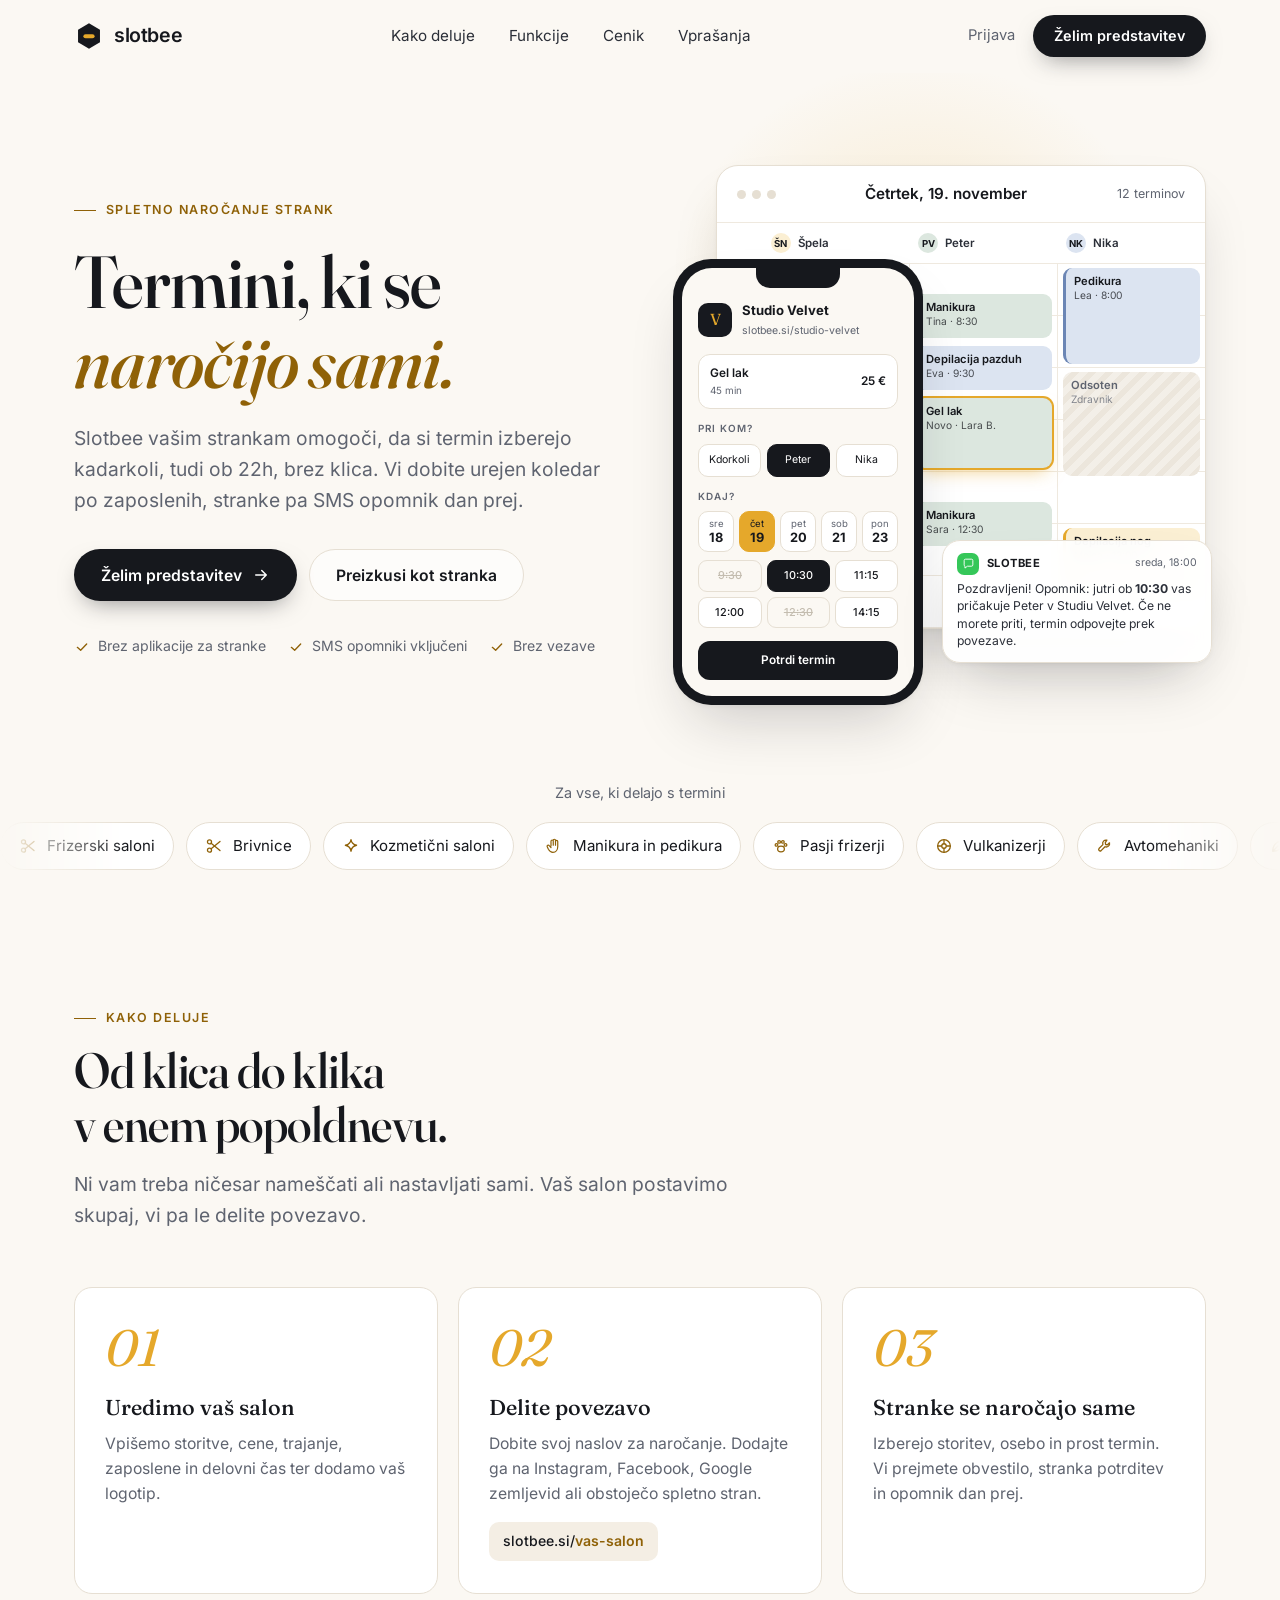
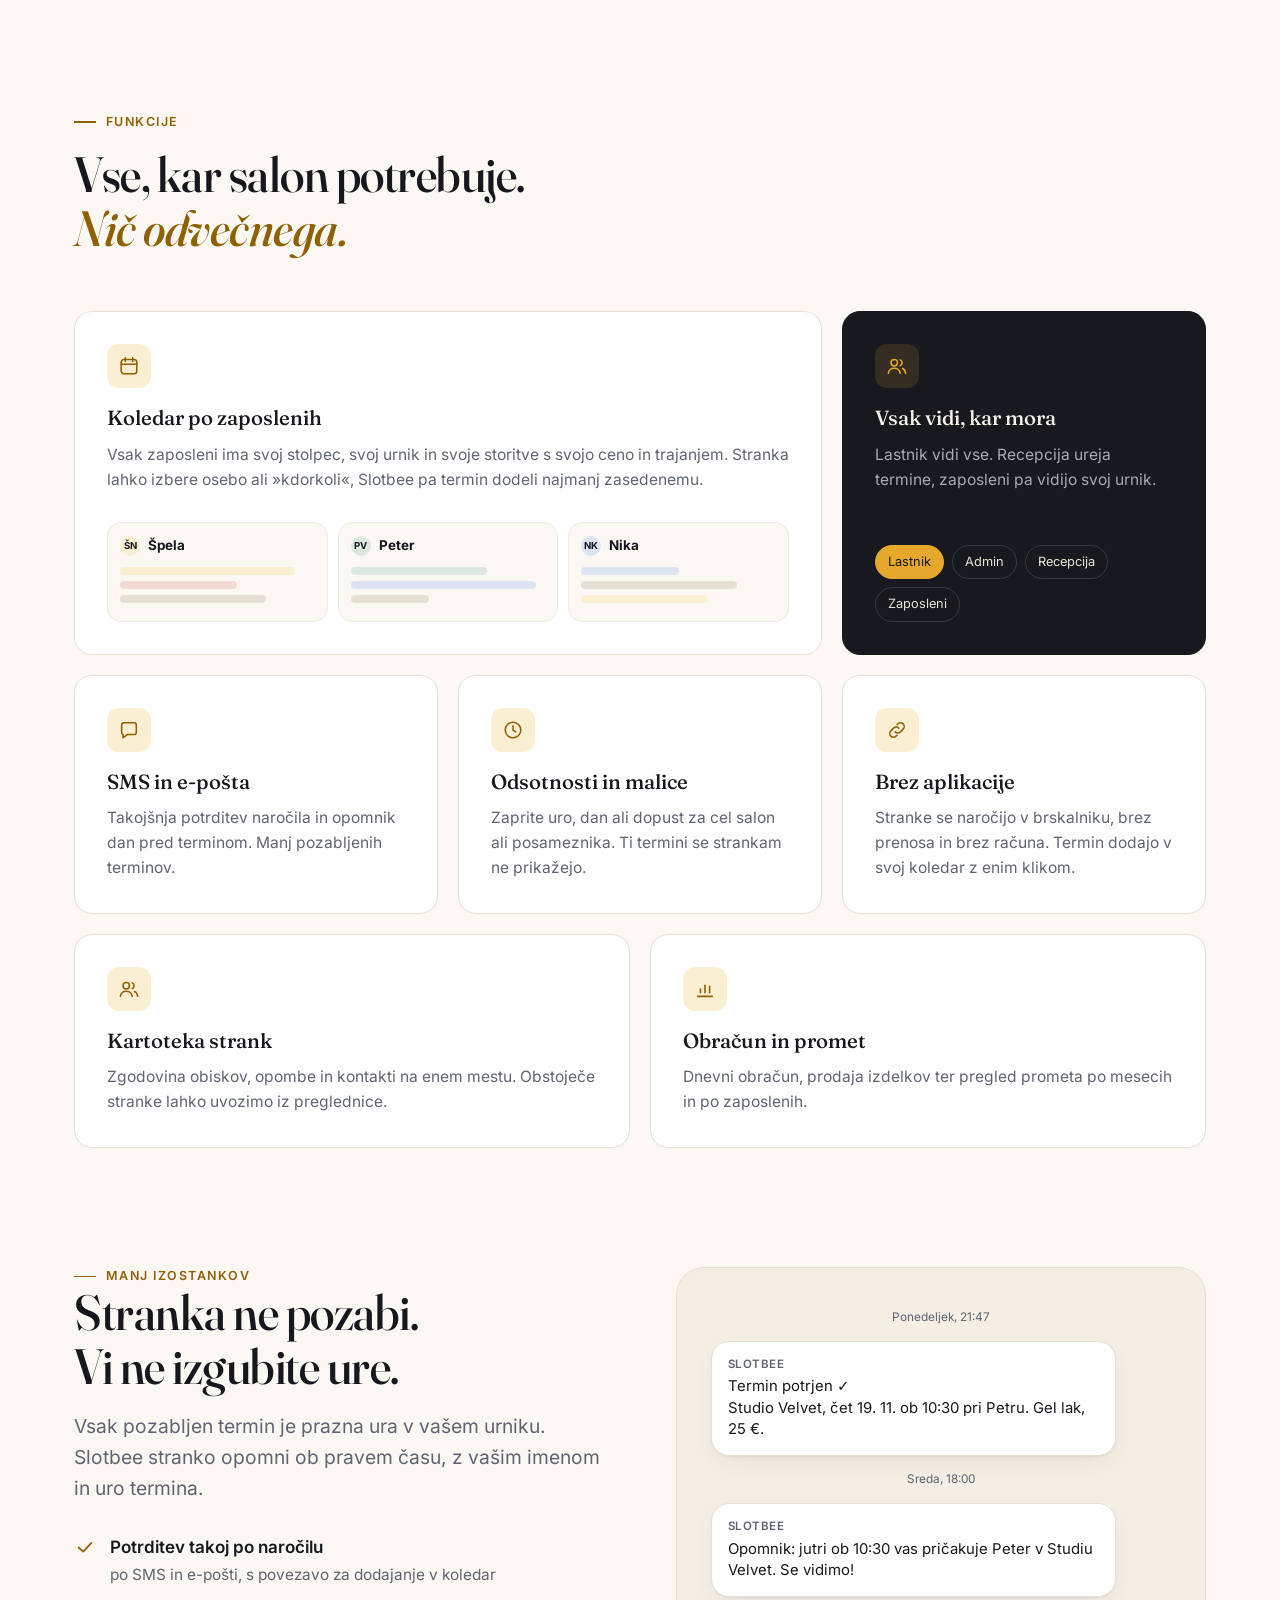
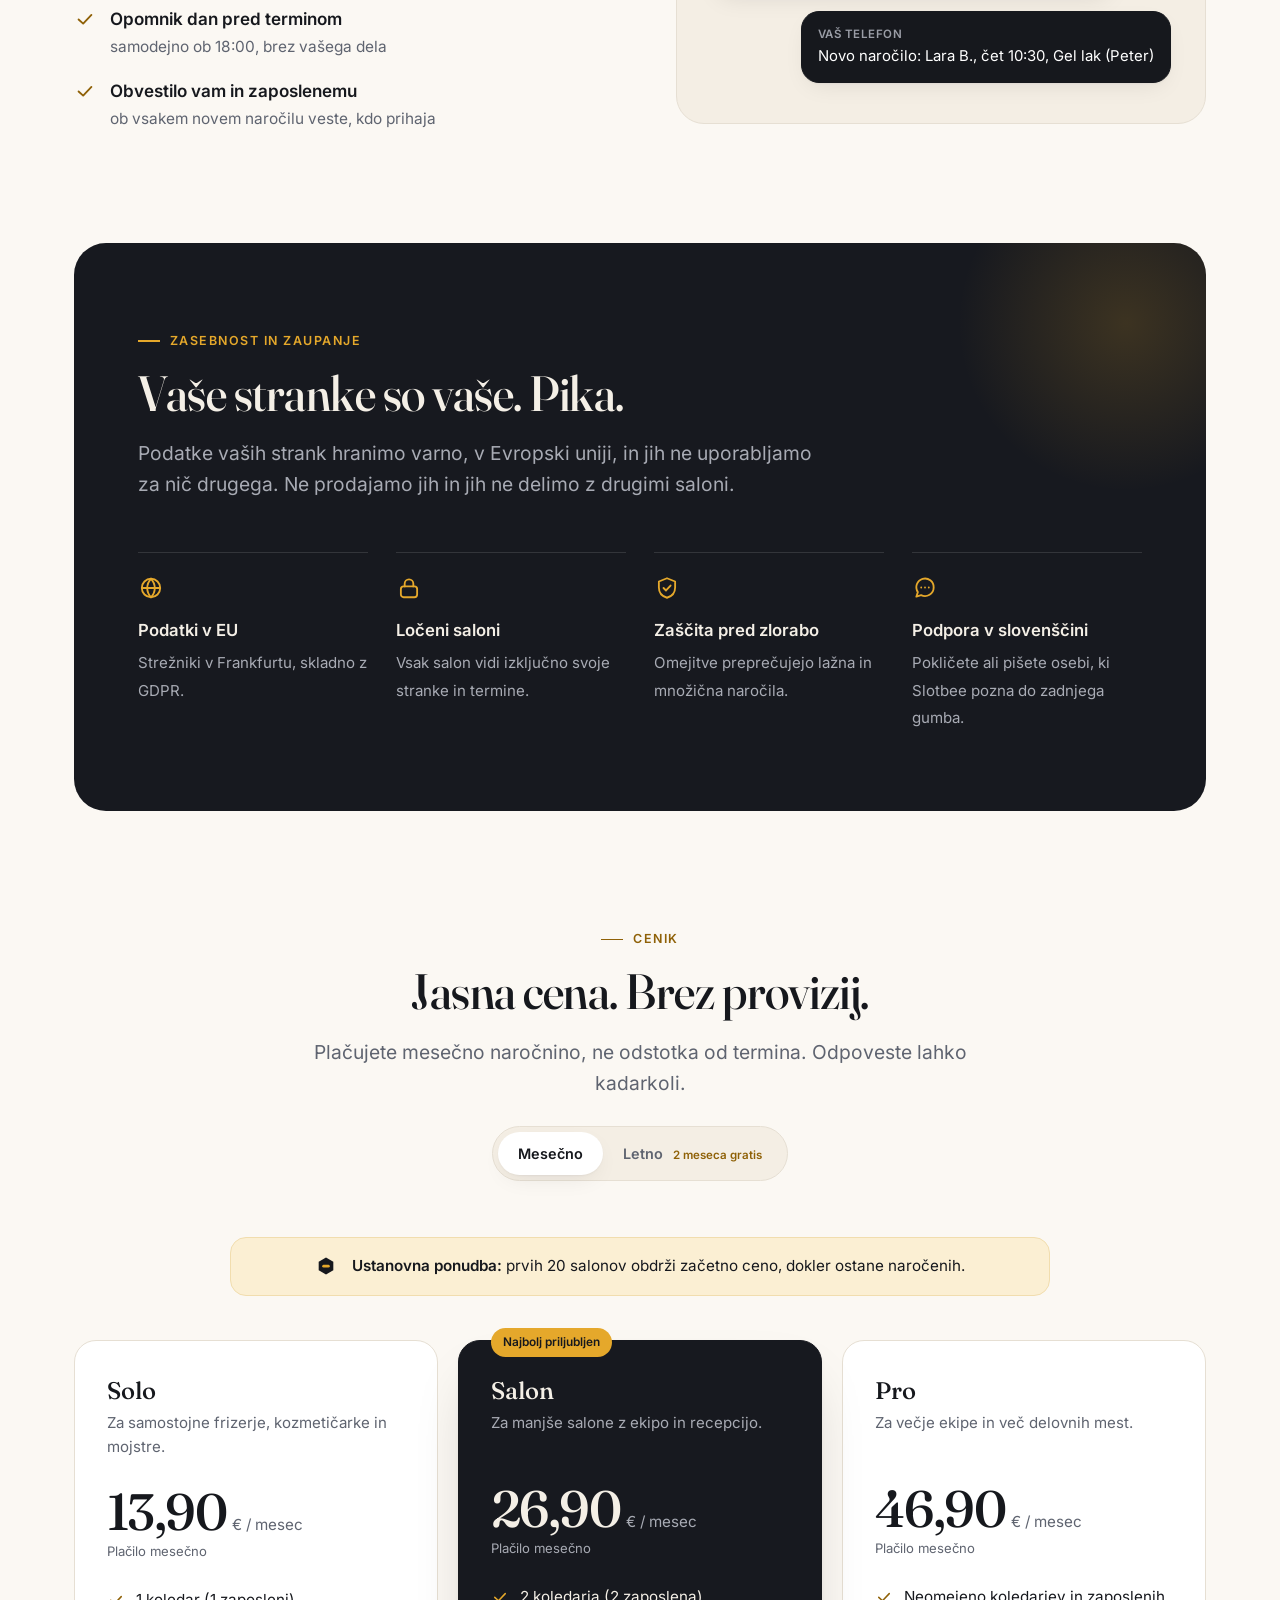
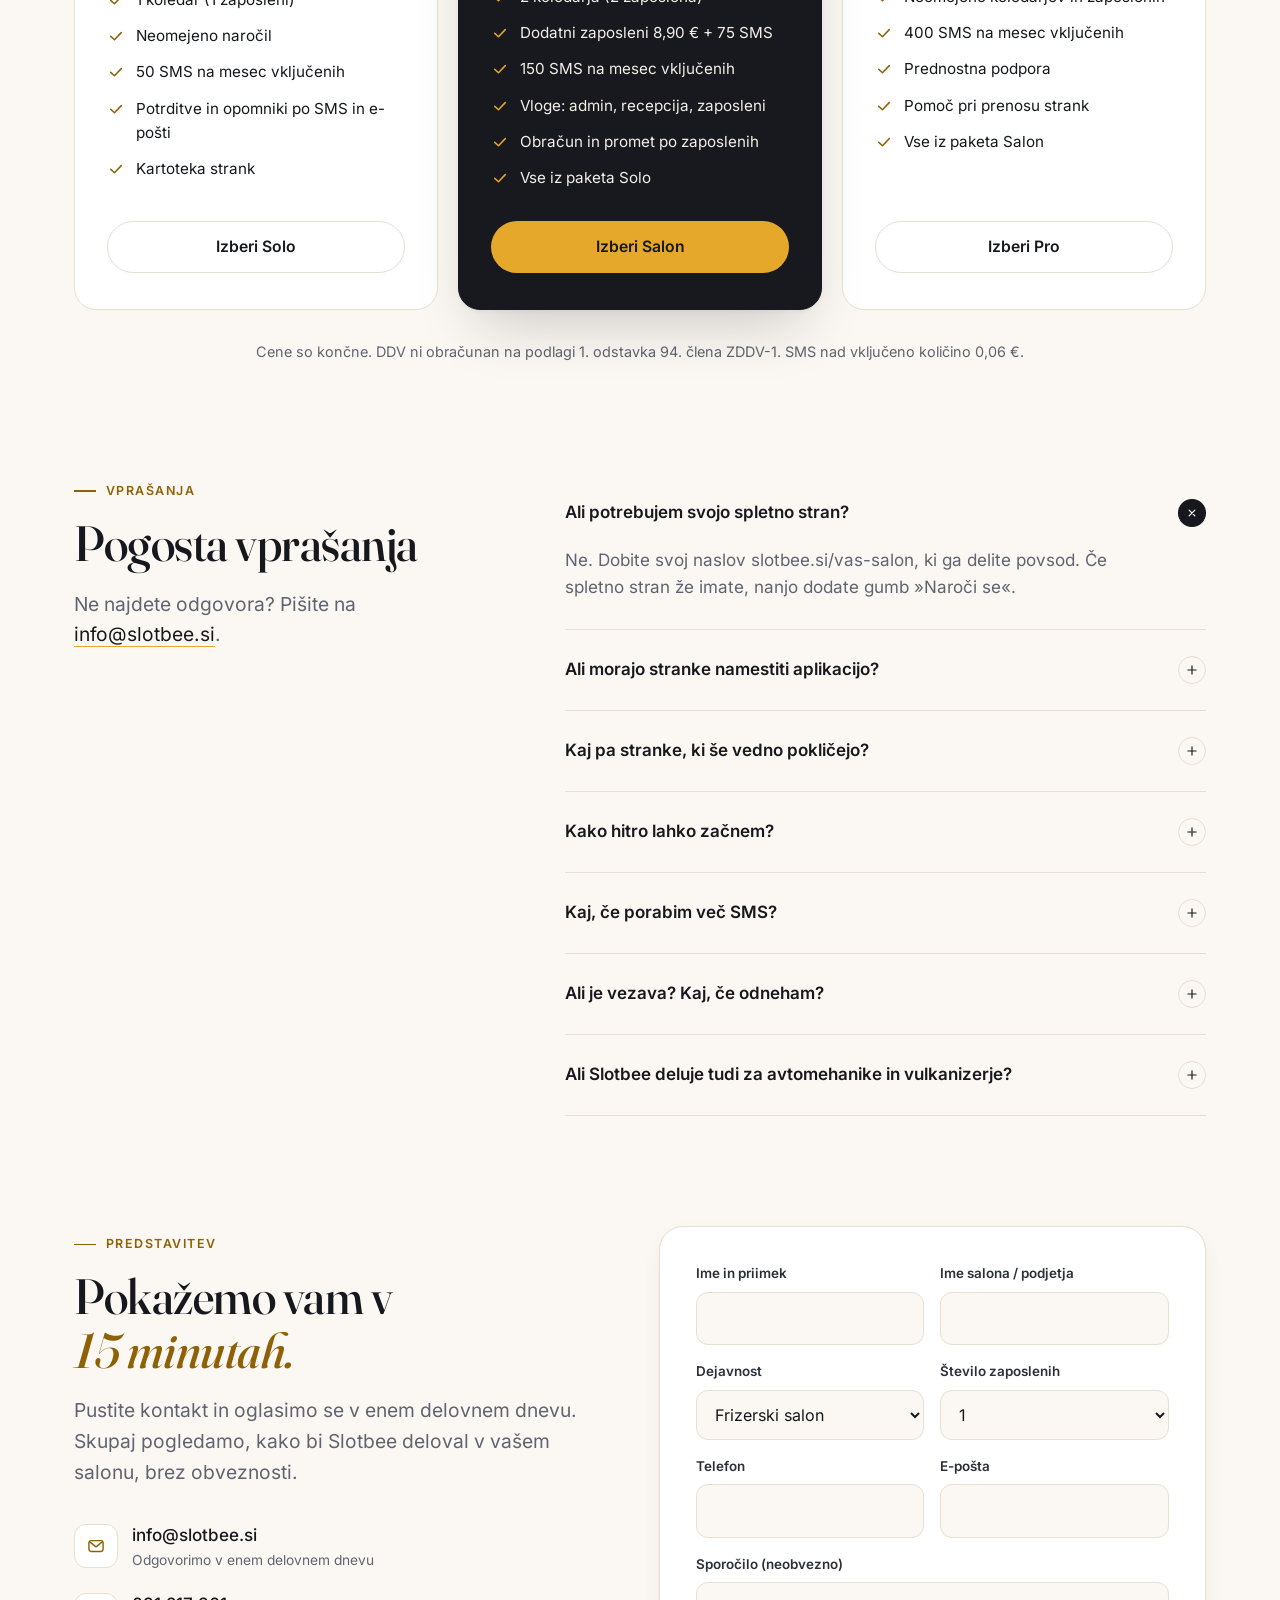
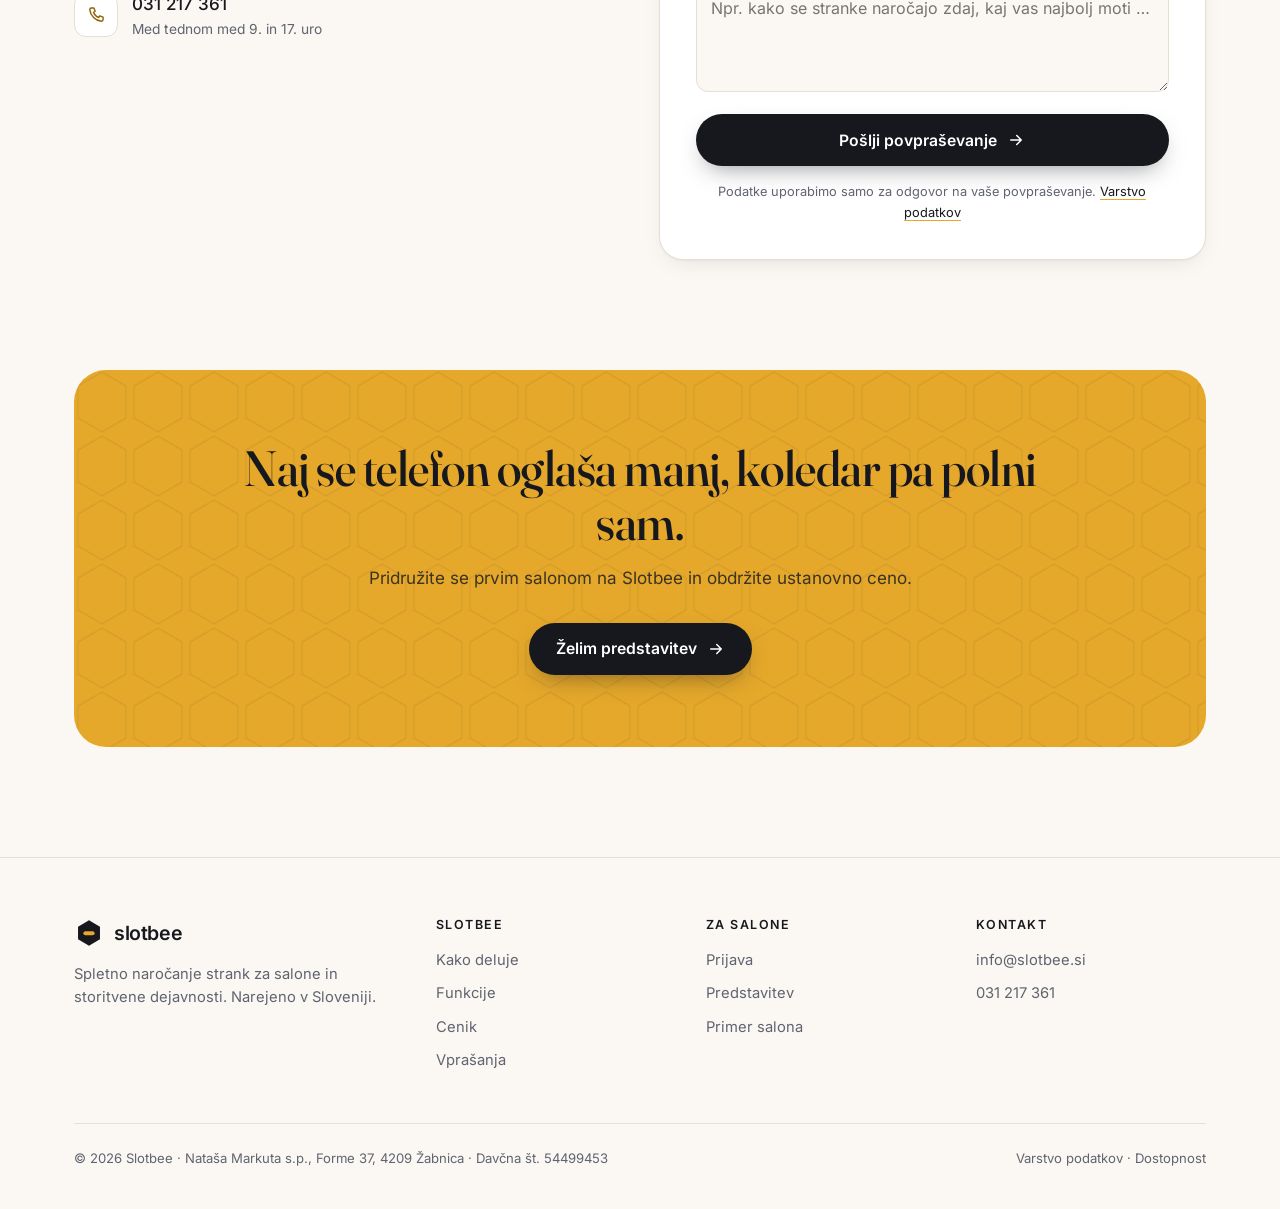
<file: domov.html>
<!DOCTYPE html>
<html lang="sl">
<head>
<meta charset="utf-8">
<meta name="viewport" content="width=device-width, initial-scale=1">
<link rel="preload" href="/fonts/inter-latin.woff2" as="font" type="font/woff2" crossorigin>
<link rel="preload" href="/fonts/fraunces-latin.woff2" as="font" type="font/woff2" crossorigin>
<link rel="stylesheet" href="/fonts/pisave.css">
<title>Slotbee – spletno naročanje za salone in storitvene dejavnosti</title>
<meta name="description" content="Slotbee je preprosto spletno naročanje za frizerje, brivce, kozmetičarke, pasje frizerje, vulkanizerje in avtomehanike. Koledar po zaposlenih, SMS opomniki in osebna podpora v slovenščini.">
<meta property="og:title" content="Slotbee – termini, ki se naročijo sami">
<meta property="og:description" content="Spletno naročanje za storitvene dejavnosti. SMS opomniki, koledar po zaposlenih, podatki v EU.">
<meta property="og:url" content="https://slotbee.si/">
<meta property="og:type" content="website">
<meta property="og:locale" content="sl_SI">
<meta property="og:site_name" content="Slotbee">
<meta property="og:image" content="https://slotbee.si/og-slotbee.png">
<meta property="og:image:width" content="1200">
<meta property="og:image:height" content="630">
<meta property="og:image:alt" content="Slotbee – termini, ki se naročijo sami">
<meta name="twitter:card" content="summary_large_image">
<meta name="theme-color" content="#FBF8F3">
<link rel="canonical" href="https://slotbee.si/">
<script type="application/ld+json">{"@context": "https://schema.org", "@graph": [{"@type": "Organization", "@id": "https://slotbee.si/#org", "name": "Slotbee", "url": "https://slotbee.si/", "logo": "https://slotbee.si/ikone/icon-512.png", "email": "info@slotbee.si", "telephone": "+38631217361", "address": {"@type": "PostalAddress", "streetAddress": "Forme 37", "postalCode": "4209", "addressLocality": "Žabnica", "addressCountry": "SI"}, "legalName": "Frizerski studio Najs, Nataša Markuta s.p.", "vatID": "54499453"}, {"@type": "WebSite", "@id": "https://slotbee.si/#web", "url": "https://slotbee.si/", "name": "Slotbee", "inLanguage": "sl", "publisher": {"@id": "https://slotbee.si/#org"}}, {"@type": "SoftwareApplication", "name": "Slotbee", "applicationCategory": "BusinessApplication", "operatingSystem": "Splet (brskalnik)", "url": "https://slotbee.si/", "inLanguage": "sl", "publisher": {"@id": "https://slotbee.si/#org"}, "description": "Spletno naročanje strank za salone in storitvene dejavnosti: koledar po zaposlenih, SMS potrditve in opomniki, kartoteka strank, blagajna.", "offers": [{"@type": "Offer", "name": "Solo", "price": "13.90", "priceCurrency": "EUR"}, {"@type": "Offer", "name": "Salon", "price": "26.90", "priceCurrency": "EUR"}, {"@type": "Offer", "name": "Pro", "price": "46.90", "priceCurrency": "EUR"}]}]}</script>
<link rel="icon" href="/favicon.svg" type="image/svg+xml">
<link rel="icon" href="/ikone/favicon-48.png" sizes="48x48" type="image/png">
<link rel="apple-touch-icon" href="/apple-touch-icon.png">
<style>
:root{
  --bg:#FBF8F3;
  --bg-2:#F4EEE4;
  --surface:#FFFFFF;
  --ink:#16181D;
  --ink-2:#2B2F38;
  --muted:#5F6470;
  --line:#E6DFD3;
  --line-2:#EFE9DF;
  --honey:#E5A82B;
  --honey-deep:#8F6107;
  --honey-soft:#FBEFD3;
  --deep:#17191F;
  --deep-2:#22252D;
  --sage:#DCE7DF;
  --rose:#F3DCD6;
  --sky:#DCE4F1;
  --radius:18px;
  --shadow:0 1px 2px rgba(22,24,29,.04),0 8px 24px -8px rgba(22,24,29,.10);
  --shadow-lg:0 2px 4px rgba(22,24,29,.04),0 30px 60px -20px rgba(22,24,29,.22);
  --serif:"Fraunces",Georgia,"Times New Roman",serif;
  --sans:"Inter",system-ui,-apple-system,"Segoe UI",Roboto,sans-serif;
  --max:1180px;
}
*{box-sizing:border-box}
html{scroll-behavior:smooth;-webkit-text-size-adjust:100%}
html{overflow-x:clip}
body{margin:0;background:var(--bg);color:var(--ink);font-family:var(--sans);font-size:17px;line-height:1.6;-webkit-font-smoothing:antialiased;overflow-x:clip}
img,svg{display:block;max-width:100%}
a{color:inherit;text-decoration:none}
button,input,select,textarea{font:inherit;color:inherit}
.wrap{max-width:var(--max);margin:0 auto;padding:0 24px}
@media (max-width:640px){.wrap{padding:0 16px}}

h1,h2,h3{font-family:var(--serif);font-weight:500;letter-spacing:-.01em;line-height:1.08;margin:0;font-optical-sizing:auto}
h1,h2{font-variation-settings:"opsz" 144}
h1{font-size:clamp(2.6rem,6.2vw,4.6rem)}
h2{font-size:clamp(2rem,4.2vw,3.1rem)}
h3{font-size:1.35rem;letter-spacing:0;line-height:1.2}
em.accent{font-style:italic;color:var(--honey-deep)}
p{margin:0}
.lead{font-size:clamp(1.05rem,1.6vw,1.2rem);color:var(--muted);max-width:36em}
.eyebrow{display:inline-flex;align-items:center;gap:10px;font-size:.78rem;font-weight:600;letter-spacing:.12em;text-transform:uppercase;color:var(--honey-deep)}
.eyebrow::before{content:"";width:22px;height:1.5px;background:currentColor}

.btn{display:inline-flex;align-items:center;justify-content:center;gap:10px;height:52px;padding:0 26px;border-radius:999px;font-weight:600;font-size:.98rem;border:1px solid transparent;cursor:pointer;transition:transform .2s ease,background .2s ease,box-shadow .2s ease,border-color .2s ease;white-space:nowrap}
.btn:active{transform:scale(.98)}
.btn-dark{background:var(--ink);color:#fff;box-shadow:0 10px 24px -10px rgba(22,24,29,.5)}
.btn-dark:hover{background:#000;transform:translateY(-1px)}
.btn-ghost{border-color:var(--line);background:rgba(255,255,255,.6)}
.btn-ghost:hover{border-color:var(--ink)}
.btn-honey{background:var(--honey);color:var(--ink)}
.btn-honey:hover{background:#F0B53A;transform:translateY(-1px)}
.btn svg{width:18px;height:18px}
:focus-visible{outline:2px solid var(--honey-deep);outline-offset:3px;border-radius:8px}

/* ---------- Nav ---------- */
.nav{position:sticky;top:0;z-index:50;background:rgba(251,248,243,.82);backdrop-filter:saturate(1.4) blur(14px);-webkit-backdrop-filter:saturate(1.4) blur(14px);border-bottom:1px solid transparent;transition:border-color .3s}
.nav.scrolled{border-bottom-color:var(--line)}
.nav .wrap{display:flex;align-items:center;justify-content:space-between;height:72px}
.logo{display:flex;align-items:center;gap:10px;font-weight:600;font-size:1.22rem;letter-spacing:-.02em}
.logo svg{width:30px;height:30px}
.nav-links{display:flex;gap:34px;font-size:.95rem;color:var(--ink-2)}
.nav-links a{position:relative}
.nav-links a::after{content:"";position:absolute;left:0;bottom:-4px;width:100%;height:1.5px;background:var(--honey);transform:scaleX(0);transform-origin:left;transition:transform .25s}
.nav-links a:hover::after{transform:scaleX(1)}
.nav-cta{display:flex;gap:10px;align-items:center}
.nav-cta .btn{height:42px;padding:0 20px;font-size:.9rem}
.login{font-size:.92rem;color:var(--muted);padding:0 8px}
.login:hover{color:var(--ink)}
.menu-btn{display:none;width:42px;height:42px;border-radius:12px;border:1px solid var(--line);background:var(--surface);align-items:center;justify-content:center;cursor:pointer}
.mobile-menu{display:none}
@media (max-width:900px){
  .nav-links,.nav-cta .login,.nav-cta .btn{display:none}
  .menu-btn{display:flex}
  .mobile-menu{position:fixed;inset:72px 0 auto 0;background:var(--bg);border-bottom:1px solid var(--line);padding:12px 16px 24px;display:none;flex-direction:column;gap:4px;z-index:49}
  .mobile-menu.open{display:flex}
  .mobile-menu a:not(.btn){padding:14px 4px;border-bottom:1px solid var(--line-2);font-size:1.05rem}
  .mobile-menu .btn{margin-top:14px}
}

/* ---------- Hero ---------- */
.hero{position:relative;padding:72px 0 40px}
.hero::before{content:"";position:absolute;inset:-120px 0 auto auto;width:min(720px,100%);height:720px;background:radial-gradient(closest-side,rgba(229,168,43,.20),transparent 70%);pointer-events:none;z-index:-1}
.hero-grid{display:grid;grid-template-columns:1.02fr 1fr;gap:56px;align-items:center}
.hero h1{margin:22px 0 22px}
.hero .lead{margin-bottom:34px}
.hero-ctas{display:flex;gap:12px;flex-wrap:wrap}
.hero-note{display:flex;flex-wrap:wrap;gap:8px 22px;margin-top:34px;font-size:.88rem;color:var(--muted)}
.hero-note span{display:inline-flex;align-items:center;gap:8px}
.hero-note svg{width:16px;height:16px;color:var(--honey-deep)}

/* Mockups */
.stage{position:relative;height:560px}
.cal{position:absolute;right:0;top:20px;width:92%;background:var(--surface);border:1px solid var(--line);border-radius:22px;box-shadow:var(--shadow-lg);overflow:hidden}
.cal-top{display:flex;align-items:center;justify-content:space-between;padding:16px 20px;border-bottom:1px solid var(--line-2)}
.cal-top b{font-weight:600;font-size:.95rem}
.cal-top small{color:var(--muted);font-size:.78rem}
.dots{display:flex;gap:6px}
.dots i{width:9px;height:9px;border-radius:50%;background:var(--line)}
.cal-body{display:grid;grid-template-columns:46px 1fr 1fr 1fr;font-size:.72rem}
.cal-head{display:contents}
.cal-head div{padding:10px 8px;border-bottom:1px solid var(--line-2);font-weight:600;color:var(--ink-2);display:flex;align-items:center;gap:7px}
.av{width:20px;height:20px;border-radius:50%;display:inline-grid;place-items:center;font-size:.6rem;font-weight:700;color:var(--ink)}
.times{grid-row:2/span 1;display:flex;flex-direction:column}
.times span{height:52px;padding:4px 8px 0;color:var(--muted);font-size:.66rem;border-right:1px solid var(--line-2)}
.col{position:relative;border-right:1px solid var(--line-2);background:repeating-linear-gradient(to bottom,transparent 0,transparent 51px,var(--line-2) 51px,var(--line-2) 52px)}
.col:last-child{border-right:0}
.ev{position:absolute;left:5px;right:5px;border-radius:9px;padding:6px 8px;line-height:1.25;overflow:hidden}
.ev b{display:block;font-size:.7rem;font-weight:600}
.ev span{font-size:.64rem;opacity:.75}
.ev.h{background:var(--honey-soft);border-left:3px solid var(--honey)}
.ev.s{background:var(--sage);border-left:3px solid #6E9C7D}
.ev.r{background:var(--rose);border-left:3px solid #C98676}
.ev.k{background:var(--sky);border-left:3px solid #6C86B5}
.ev.block{background:repeating-linear-gradient(135deg,#F3EFE8 0,#F3EFE8 6px,#ECE6DC 6px,#ECE6DC 12px);color:var(--muted)}
.ev.new{box-shadow:0 0 0 2px var(--honey),0 8px 18px -6px rgba(229,168,43,.6);animation:pop 3.6s ease-in-out infinite}
@keyframes pop{0%,100%{transform:scale(1)}50%{transform:scale(1.025)}}

.phone{position:absolute;left:0;bottom:0;width:250px;background:var(--ink);border-radius:38px;padding:9px;box-shadow:var(--shadow-lg)}
.screen{background:var(--bg);border-radius:30px;overflow:hidden;padding:18px 16px 16px;font-size:.74rem}
.notch{width:84px;height:20px;background:var(--ink);border-radius:0 0 14px 14px;margin:-18px auto 12px}
.ph-salon{display:flex;align-items:center;gap:10px;margin-bottom:14px}
.ph-salon .lg{width:34px;height:34px;border-radius:10px;background:var(--deep);color:var(--honey);display:grid;place-items:center;font-family:var(--serif);font-size:1rem}
.ph-salon b{display:block;font-size:.82rem}
.ph-salon small{color:var(--muted);font-size:.66rem}
.ph-label{font-size:.62rem;text-transform:uppercase;letter-spacing:.1em;color:var(--muted);font-weight:600;margin:12px 0 7px}
.ph-svc{display:flex;justify-content:space-between;align-items:center;background:var(--surface);border:1px solid var(--line);border-radius:12px;padding:9px 11px}
.ph-svc b{font-size:.74rem;font-weight:600}
.ph-svc small{display:block;color:var(--muted);font-size:.62rem}
.ph-svc em{font-style:normal;font-weight:600}
.ph-staff{display:flex;gap:6px}
.ph-staff span{flex:1;text-align:center;padding:7px 4px;border-radius:10px;border:1px solid var(--line);background:var(--surface);font-size:.66rem}
.ph-staff span.on{border-color:var(--ink);background:var(--ink);color:#fff}
.ph-days{display:flex;gap:5px}
.ph-days span{flex:1;text-align:center;border-radius:10px;padding:6px 0;background:var(--surface);border:1px solid var(--line);font-size:.6rem;color:var(--muted);line-height:1.2}
.ph-days span b{display:block;color:var(--ink);font-size:.8rem}
.ph-days span.on{background:var(--honey);border-color:var(--honey);color:var(--ink)}
.ph-days span.on b{color:var(--ink)}
.ph-slots{display:grid;grid-template-columns:repeat(3,1fr);gap:5px}
.ph-slots span{text-align:center;padding:6px 0;border-radius:9px;border:1px solid var(--line);background:var(--surface);font-size:.68rem;font-weight:500}
.ph-slots span.off{color:#C4BDB0;text-decoration:line-through;background:transparent}
.ph-slots span.on{background:var(--ink);color:#fff;border-color:var(--ink)}
.ph-btn{margin-top:13px;background:var(--ink);color:#fff;text-align:center;border-radius:12px;padding:10px;font-weight:600;font-size:.74rem}

.sms{position:absolute;right:-6px;bottom:42px;width:270px;background:rgba(255,255,255,.94);backdrop-filter:blur(10px);border:1px solid var(--line);border-radius:18px;padding:12px 14px;box-shadow:var(--shadow-lg);font-size:.76rem;animation:float 6s ease-in-out infinite}
.sms-top{display:flex;align-items:center;gap:8px;margin-bottom:5px}
.sms-top .ic{width:22px;height:22px;border-radius:7px;background:#35C759;display:grid;place-items:center}
.sms-top .ic svg{width:13px;height:13px;color:#fff}
.sms-top b{font-size:.7rem;letter-spacing:.04em}
.sms-top small{margin-left:auto;color:var(--muted);font-size:.66rem}
.sms p{color:var(--ink-2);line-height:1.45}
@keyframes float{0%,100%{transform:translateY(0)}50%{transform:translateY(-6px)}}

@media (max-width:1020px){
  .hero-grid{grid-template-columns:1fr;gap:40px}
  .stage{height:540px;max-width:620px;width:100%;margin:0 auto}
}
@media (max-width:640px){
  .hero{padding:44px 0 24px}
  .stage{height:auto;display:flex;flex-direction:column;align-items:center;gap:0;padding-bottom:10px}
  .cal{display:none}
  .phone{position:relative;left:auto;bottom:auto;width:262px}
  .sms{position:relative;right:auto;bottom:auto;margin-top:-56px;width:calc(100% - 24px);max-width:320px}
  .hero-ctas .btn{flex:1 1 100%}
}

/* ---------- Industries ---------- */
.industries{padding:36px 0 20px}
.industries p{text-align:center;color:var(--muted);font-size:.9rem;margin-bottom:18px}
.marquee{overflow:hidden;-webkit-mask-image:linear-gradient(90deg,transparent,#000 10%,#000 90%,transparent);mask-image:linear-gradient(90deg,transparent,#000 10%,#000 90%,transparent)}
.track{display:flex;gap:12px;width:max-content;animation:scroll 46s linear infinite}
.marquee:hover .track{animation-play-state:paused}
.chip{display:inline-flex;align-items:center;gap:10px;padding:11px 18px;border:1px solid var(--line);border-radius:999px;background:var(--surface);font-size:.94rem;white-space:nowrap}
.chip svg{width:18px;height:18px;color:var(--honey-deep)}
@keyframes scroll{to{transform:translateX(-50%)}}

/* ---------- Sections ---------- */
section{scroll-margin-top:80px}
.sec{padding:110px 0}
.sec-head{max-width:760px;margin-bottom:56px}
.sec-head h2{margin:16px 0 18px}
.center{text-align:center;margin-left:auto;margin-right:auto}
.center .lead{margin:0 auto}
@media (max-width:640px){.sec{padding:76px 0}.sec-head{margin-bottom:38px}}

/* Steps */
.steps{display:grid;grid-template-columns:repeat(3,1fr);gap:20px;counter-reset:s}
.step{position:relative;padding:34px 30px 32px;background:var(--surface);border:1px solid var(--line);border-radius:var(--radius)}
.step .num{font-family:var(--serif);font-size:3.2rem;line-height:1;color:var(--honey);font-style:italic;margin-bottom:22px}
.step h3{margin-bottom:10px}
.step p{color:var(--muted);font-size:.98rem}
.url{display:inline-flex;margin-top:16px;padding:8px 14px;border-radius:10px;background:var(--bg-2);font-size:.88rem;font-weight:500}
.url b{color:var(--honey-deep);font-weight:600}
@media (max-width:860px){.steps{grid-template-columns:1fr}}

/* Bento */
.bento{display:grid;grid-template-columns:repeat(6,1fr);gap:20px}
.card{background:var(--surface);border:1px solid var(--line);border-radius:var(--radius);padding:32px;display:flex;flex-direction:column;gap:12px;overflow:hidden;position:relative}
.card h3{font-size:1.28rem}
.card p{color:var(--muted);font-size:.97rem}
.card .ico{width:44px;height:44px;border-radius:12px;background:var(--honey-soft);display:grid;place-items:center;color:var(--honey-deep);margin-bottom:6px}
.card .ico svg{width:22px;height:22px}
.c-4{grid-column:span 4}.c-2{grid-column:span 2}.c-3{grid-column:span 3}
.card.dark{background:var(--deep);color:#F4EFE6;border-color:var(--deep)}
.card.dark p{color:#A8ABB4}
.card.dark .ico{background:rgba(229,168,43,.14);color:var(--honey)}
@media (max-width:960px){.c-4,.c-2,.c-3{grid-column:span 6}}

.mini-staff{display:flex;gap:10px;margin-top:auto;padding-top:18px;flex-wrap:wrap}
.mini-staff div{flex:1;min-width:120px;border:1px solid var(--line-2);border-radius:14px;padding:12px;background:var(--bg)}
.mini-staff b{display:flex;align-items:center;gap:8px;font-size:.84rem;margin-bottom:10px}
.mini-staff i{display:block;height:8px;border-radius:5px;margin-bottom:6px;background:var(--line)}

.roles{display:flex;flex-wrap:wrap;gap:8px;margin-top:auto;padding-top:14px}
.roles span{font-size:.8rem;padding:6px 12px;border-radius:999px;border:1px solid rgba(255,255,255,.14);color:#E8E2D6}
.roles span:first-child{background:var(--honey);color:var(--ink);border-color:var(--honey)}

/* Spotlight */
.spot{display:grid;grid-template-columns:1fr 1fr;gap:72px;align-items:center}
.spot-list{list-style:none;padding:0;margin:30px 0 0;display:grid;gap:18px}
.spot-list li{display:flex;gap:14px;align-items:flex-start}
.spot-list li svg{flex:none;width:22px;height:22px;color:var(--honey-deep);margin-top:2px}
.spot-list b{display:block;font-weight:600}
.spot-list span{color:var(--muted);font-size:.96rem}
.chat{background:var(--bg-2);border-radius:28px;padding:40px 34px;display:flex;flex-direction:column;gap:14px;border:1px solid var(--line)}
.bubble{max-width:88%;padding:14px 16px;border-radius:18px;font-size:.93rem;line-height:1.45;background:var(--surface);border:1px solid var(--line);box-shadow:var(--shadow)}
.bubble small{display:block;font-size:.72rem;color:var(--muted);margin-bottom:4px;font-weight:600;letter-spacing:.04em}
.bubble.me{align-self:flex-end;background:var(--ink);color:#fff;border-color:var(--ink)}
.bubble.me small{color:#9A9DA6}
.chat-time{text-align:center;font-size:.74rem;color:var(--muted)}
@media (max-width:900px){.spot{grid-template-columns:1fr;gap:44px}.chat{padding:26px 18px}}

/* Trust */
.trust{background:var(--deep);color:#F4EFE6;border-radius:32px;padding:80px 64px;position:relative;overflow:hidden}
.trust::after{content:"";position:absolute;right:-160px;top:-160px;width:480px;height:480px;background:radial-gradient(closest-side,rgba(229,168,43,.18),transparent 70%)}
.trust .eyebrow{color:var(--honey)}
.trust .lead{color:#A8ABB4}
.trust-grid{display:grid;grid-template-columns:repeat(4,1fr);gap:28px;margin-top:52px;position:relative;z-index:1}
.trust-grid div{border-top:1px solid rgba(255,255,255,.12);padding-top:22px}
.trust-grid svg{width:26px;height:26px;color:var(--honey);margin-bottom:16px}
.trust-grid b{display:block;font-size:1.04rem;margin-bottom:6px;font-weight:600}
.trust-grid span{color:#A8ABB4;font-size:.94rem}
@media (max-width:960px){.trust{padding:56px 28px;border-radius:24px}.trust-grid{grid-template-columns:1fr 1fr}}
@media (max-width:560px){.trust{padding:44px 20px;margin:0 -4px}.trust-grid{grid-template-columns:1fr}}

/* Pricing */
.toggle{display:inline-flex;padding:5px;border-radius:999px;background:var(--bg-2);border:1px solid var(--line);margin-top:28px}
.toggle button{border:0;background:transparent;padding:10px 20px;border-radius:999px;font-weight:600;font-size:.9rem;cursor:pointer;color:var(--muted)}
.toggle button.on{background:var(--surface);color:var(--ink);box-shadow:var(--shadow)}
.toggle .save{font-size:.72rem;color:var(--honey-deep);margin-left:6px}
.plans{display:grid;grid-template-columns:repeat(3,1fr);gap:20px;align-items:stretch}
.plan{background:var(--surface);border:1px solid var(--line);border-radius:22px;padding:36px 32px;display:flex;flex-direction:column}
.plan.pop{background:var(--deep);color:#F4EFE6;border-color:var(--deep);box-shadow:var(--shadow-lg);position:relative}
.plan .tag{position:absolute;top:-13px;left:32px;background:var(--honey);color:var(--ink);font-size:.74rem;font-weight:600;padding:5px 12px;border-radius:999px}
.plan h3{font-size:1.5rem}
.plan .for{color:var(--muted);font-size:.94rem;margin-top:6px;min-height:3em}
.plan.pop .for{color:#A8ABB4}
.price{display:flex;align-items:baseline;gap:6px;margin:26px 0 4px}
.price b{font-family:var(--serif);font-size:3.2rem;font-weight:500;letter-spacing:-.03em;line-height:1}
.price span{color:var(--muted);font-size:.95rem}
.plan.pop .price span{color:#A8ABB4}
.billed{font-size:.82rem;color:var(--muted);min-height:1.4em}
.plan.pop .billed{color:#A8ABB4}
.plan ul{list-style:none;padding:0;margin:26px 0 30px;display:grid;gap:12px;font-size:.95rem}
.plan li{display:flex;gap:11px;align-items:flex-start}
.plan li svg{flex:none;width:18px;height:18px;margin-top:3px;color:var(--honey-deep)}
.plan.pop li svg{color:var(--honey)}
.plan .btn{margin-top:auto;width:100%}
.price-note{text-align:center;margin-top:30px;color:var(--muted);font-size:.9rem}
.founder{display:flex;gap:16px;align-items:center;justify-content:center;flex-wrap:wrap;max-width:820px;margin:0 auto 44px;padding:16px 22px;border-radius:16px;background:var(--honey-soft);border:1px solid #F1DDAE;font-size:.95rem;text-align:center}
.founder b{font-weight:600}
@media (max-width:960px){.plans{grid-template-columns:1fr;max-width:480px;margin:0 auto}}

/* FAQ */
.faq-grid{display:grid;grid-template-columns:.8fr 1.2fr;gap:64px}
.faq details{border-bottom:1px solid var(--line);padding:6px 0}
.faq summary{list-style:none;cursor:pointer;display:flex;justify-content:space-between;gap:20px;padding:20px 0;font-weight:600;font-size:1.06rem}
.faq summary::-webkit-details-marker{display:none}
.faq summary i{flex:none;width:28px;height:28px;border-radius:50%;border:1px solid var(--line);display:grid;place-items:center;transition:transform .25s,background .25s}
.faq summary i svg{width:14px;height:14px}
.faq details[open] summary i{transform:rotate(45deg);background:var(--ink);color:#fff;border-color:var(--ink)}
.faq details p{color:var(--muted);padding:0 44px 22px 0}
@media (max-width:900px){.faq-grid{grid-template-columns:1fr;gap:20px}.faq details p{padding-right:0}}

/* Contact */
.contact{display:grid;grid-template-columns:1fr 1.05fr;gap:64px;align-items:start}
.contact-aside{display:grid;gap:20px;margin-top:34px}
.contact-aside a,.contact-aside div{display:flex;gap:14px;align-items:center;font-weight:500}
.contact-aside .ci{width:44px;height:44px;border-radius:12px;border:1px solid var(--line);display:grid;place-items:center;background:var(--surface);flex:none}
.contact-aside .ci svg{width:20px;height:20px;color:var(--honey-deep)}
.contact-aside small{display:block;color:var(--muted);font-weight:400;font-size:.86rem}
form.box{background:var(--surface);border:1px solid var(--line);border-radius:24px;padding:36px;box-shadow:var(--shadow);display:grid;grid-template-columns:1fr 1fr;gap:16px}
.field{display:flex;flex-direction:column;gap:7px}
.field.full{grid-column:1/-1}
.field label{font-size:.84rem;font-weight:600;color:var(--ink-2)}
.field input,.field select,.field textarea{width:100%;border:1px solid var(--line);background:var(--bg);border-radius:12px;padding:13px 14px;font-size:1rem;transition:border-color .2s,box-shadow .2s;min-width:0}
.field textarea{min-height:110px;resize:vertical}
.field input:focus,.field select:focus,.field textarea:focus{outline:0;border-color:var(--honey-deep);box-shadow:0 0 0 4px rgba(229,168,43,.18);background:#fff}
form.box .btn{grid-column:1/-1;margin-top:6px}
.form-note{grid-column:1/-1;font-size:.8rem;color:var(--muted);text-align:center}
@media (max-width:900px){.contact{grid-template-columns:1fr;gap:36px}}
@media (max-width:560px){form.box{grid-template-columns:1fr;padding:24px 18px}}

/* CTA band */
.band{padding:0 0 110px}
.band-in{border-radius:32px;background:var(--honey);padding:72px 48px;text-align:center;position:relative;overflow:hidden}
.band-in::before{content:"";position:absolute;inset:0;background-image:url("data:image/svg+xml,%3Csvg xmlns='http://www.w3.org/2000/svg' width='56' height='64' viewBox='0 0 56 64'%3E%3Cpath d='M28 2 52 16v32L28 62 4 48V16z' fill='none' stroke='%2316181D' stroke-opacity='.07' stroke-width='1.5'/%3E%3C/svg%3E");background-size:56px 64px}
.band-in>*{position:relative}
.band-in h2{max-width:16em;margin:0 auto 16px}
.band-in p{max-width:34em;margin:0 auto 30px;color:#3C3320}
@media (max-width:640px){.band-in{padding:52px 22px;border-radius:24px}.band{padding-bottom:76px}}

/* Footer */
footer{border-top:1px solid var(--line);padding:60px 0 40px;font-size:.92rem;color:var(--muted)}
.foot{display:grid;grid-template-columns:1.4fr 1fr 1fr 1fr;gap:40px}
.foot h3{font-family:var(--sans);font-variation-settings:normal;font-size:.78rem;letter-spacing:.12em;text-transform:uppercase;color:var(--ink);margin:0 0 16px;font-weight:600}
.foot ul{list-style:none;padding:0;margin:0;display:grid;gap:10px}
.foot a:hover{color:var(--ink)}
.foot .about p{margin-top:14px;max-width:24em}
.legal{display:flex;justify-content:space-between;gap:20px;flex-wrap:wrap;margin-top:50px;padding-top:24px;border-top:1px solid var(--line);font-size:.82rem}
@media (max-width:860px){.foot{grid-template-columns:1fr 1fr}.foot .about{grid-column:1/-1}}

/* Obrazec – stanja */
.hp{position:absolute;left:-9999px;width:1px;height:1px;overflow:hidden}
.form-err{grid-column:1/-1;margin:0;padding:10px 14px;border-radius:12px;background:#FBE9E5;color:#8A2E1D;font-size:.9rem}
.form-note a{color:var(--ink);border-bottom:1px solid var(--honey)}
form.box{position:relative}
.form-ok{position:absolute;inset:0;background:var(--surface);border-radius:24px;display:flex;flex-direction:column;align-items:center;justify-content:center;text-align:center;padding:36px;gap:12px}
.form-ok[hidden]{display:none}
.form-ok .ok-ic{width:60px;height:60px;border-radius:50%;background:var(--honey-soft);display:grid;place-items:center;color:var(--honey-deep);margin-bottom:6px}
.form-ok .ok-ic svg{width:28px;height:28px}
.form-ok p{color:var(--muted);max-width:26em}
.form-ok a{color:var(--ink);border-bottom:1px solid var(--honey)}
.btn:disabled{opacity:.6;cursor:wait}
/* Okno */
.dlg{border:0;padding:0;border-radius:24px;max-height:calc(100dvh - 32px);overflow:auto;max-width:620px;width:calc(100% - 32px);background:var(--surface);color:var(--ink);box-shadow:var(--shadow-lg)}
.dlg::backdrop{background:rgba(22,24,29,.45);backdrop-filter:blur(3px)}
.dlg-in{padding:34px 32px;display:grid;gap:14px;font-size:.95rem}
.dlg-in p{color:var(--ink-2)}
.dlg-in .btn{justify-self:start;margin-top:8px;height:46px}
@media (max-width:560px){.dlg-in{padding:26px 20px}}

/* Reveal */
.rv{opacity:0;transform:translateY(18px);transition:opacity .8s cubic-bezier(.2,.7,.2,1),transform .8s cubic-bezier(.2,.7,.2,1)}
.rv.in{opacity:1;transform:none}
@media (prefers-reduced-motion:reduce){
  *{animation:none!important;transition:none!important;scroll-behavior:auto!important}
  .rv{opacity:1;transform:none}
}
.preskok{position:absolute;left:12px;top:-60px;z-index:1000;background:var(--ink);color:#fff;padding:10px 16px;border-radius:10px;font-weight:600}
.preskok:focus{top:12px}
</style>
</head>
<body>
<a class="preskok" href="#vsebina">Preskoči na vsebino</a>

<!-- SVG simboli -->
<svg width="0" height="0" style="position:absolute" aria-hidden="true">
  <symbol id="i-check" viewBox="0 0 24 24"><path d="M5 12.5 10 17 19 7.5" fill="none" stroke="currentColor" stroke-width="2" stroke-linecap="round" stroke-linejoin="round"/></symbol>
  <symbol id="i-arrow" viewBox="0 0 24 24"><path d="M5 12h14M13 6l6 6-6 6" fill="none" stroke="currentColor" stroke-width="2" stroke-linecap="round" stroke-linejoin="round"/></symbol>
  <symbol id="i-plus" viewBox="0 0 24 24"><path d="M12 5v14M5 12h14" fill="none" stroke="currentColor" stroke-width="2" stroke-linecap="round"/></symbol>
  <symbol id="i-cal" viewBox="0 0 24 24"><g fill="none" stroke="currentColor" stroke-width="1.7" stroke-linecap="round"><rect x="3.5" y="5" width="17" height="15.5" rx="3"/><path d="M3.5 10h17M8 3v4M16 3v4"/></g></symbol>
  <symbol id="i-msg" viewBox="0 0 24 24"><path d="M4 6.5A2.5 2.5 0 0 1 6.5 4h11A2.5 2.5 0 0 1 20 6.5v8a2.5 2.5 0 0 1-2.5 2.5H10l-4.5 3.5V17A2.5 2.5 0 0 1 4 14.5z" fill="none" stroke="currentColor" stroke-width="1.7" stroke-linejoin="round"/></symbol>
  <symbol id="i-users" viewBox="0 0 24 24"><g fill="none" stroke="currentColor" stroke-width="1.7" stroke-linecap="round"><circle cx="9" cy="8.5" r="3.5"/><path d="M2.5 20c.6-3.4 3.3-5.5 6.5-5.5s5.9 2.1 6.5 5.5"/><path d="M15.5 5.3a3.5 3.5 0 0 1 0 6.4M18 14.8c1.8.8 3.1 2.6 3.5 5.2"/></g></symbol>
  <symbol id="i-shield" viewBox="0 0 24 24"><path d="M12 3 4.5 6v5.5c0 4.6 3.1 8.2 7.5 9.5 4.4-1.3 7.5-4.9 7.5-9.5V6z M8.8 12l2.3 2.3 4.2-4.6" fill="none" stroke="currentColor" stroke-width="1.7" stroke-linecap="round" stroke-linejoin="round"/></symbol>
  <symbol id="i-eu" viewBox="0 0 24 24"><g fill="none" stroke="currentColor" stroke-width="1.7"><circle cx="12" cy="12" r="8.5"/><path d="M3.5 12h17M12 3.5c2.4 2.5 3.5 5.3 3.5 8.5s-1.1 6-3.5 8.5c-2.4-2.5-3.5-5.3-3.5-8.5s1.1-6 3.5-8.5z"/></g></symbol>
  <symbol id="i-chat" viewBox="0 0 24 24"><g fill="none" stroke="currentColor" stroke-width="1.7" stroke-linecap="round" stroke-linejoin="round"><path d="M20 11.5a8 8 0 0 1-11.6 7.1L4 20l1.4-4.2A8 8 0 1 1 20 11.5z"/><path d="M8.5 11.5h.01M12 11.5h.01M15.5 11.5h.01"/></g></symbol>
  <symbol id="i-chart" viewBox="0 0 24 24"><path d="M4 20h16M7 16v-4M12 16V8M17 16v-7" fill="none" stroke="currentColor" stroke-width="1.8" stroke-linecap="round"/></symbol>
  <symbol id="i-lock" viewBox="0 0 24 24"><g fill="none" stroke="currentColor" stroke-width="1.7"><rect x="4.5" y="10.5" width="15" height="10" rx="2.5"/><path d="M8 10.5V8a4 4 0 0 1 8 0v2.5" stroke-linecap="round"/></g></symbol>
  <symbol id="i-link" viewBox="0 0 24 24"><path d="M10 14a4 4 0 0 0 5.7 0l3-3a4 4 0 0 0-5.7-5.7l-1 1M14 10a4 4 0 0 0-5.7 0l-3 3A4 4 0 0 0 11 18.7l1-1" fill="none" stroke="currentColor" stroke-width="1.7" stroke-linecap="round"/></symbol>
  <symbol id="i-clock" viewBox="0 0 24 24"><g fill="none" stroke="currentColor" stroke-width="1.7" stroke-linecap="round"><circle cx="12" cy="12" r="8.5"/><path d="M12 7.5V12l3 2"/></g></symbol>
  <symbol id="i-mail" viewBox="0 0 24 24"><g fill="none" stroke="currentColor" stroke-width="1.7" stroke-linejoin="round"><rect x="3.5" y="5.5" width="17" height="13" rx="2.5"/><path d="m4.5 7 7.5 6 7.5-6"/></g></symbol>
  <symbol id="i-phone" viewBox="0 0 24 24"><path d="M6.5 3.5h3l1.5 4-2 1.3a10 10 0 0 0 6.2 6.2l1.3-2 4 1.5v3a2 2 0 0 1-2 2A16 16 0 0 1 4.5 5.5a2 2 0 0 1 2-2z" fill="none" stroke="currentColor" stroke-width="1.7" stroke-linejoin="round"/></symbol>
  <symbol id="i-scissors" viewBox="0 0 24 24"><g fill="none" stroke="currentColor" stroke-width="1.7" stroke-linecap="round"><circle cx="6" cy="6.5" r="2.7"/><circle cx="6" cy="17.5" r="2.7"/><path d="M8.2 8.2 20 18M8.2 15.8 20 6"/></g></symbol>
  <symbol id="i-spark" viewBox="0 0 24 24"><path d="M12 3.5c.6 4.3 2.9 6.6 7.5 7.5-4.6.9-6.9 3.2-7.5 8-.6-4.8-2.9-7.1-7.5-8 4.6-.9 6.9-3.2 7.5-7.5z" fill="none" stroke="currentColor" stroke-width="1.7" stroke-linejoin="round"/></symbol>
  <symbol id="i-paw" viewBox="0 0 24 24"><g fill="none" stroke="currentColor" stroke-width="1.7"><ellipse cx="12" cy="16" rx="4.5" ry="3.8"/><circle cx="6" cy="10.5" r="1.8"/><circle cx="9.5" cy="6.5" r="1.8"/><circle cx="14.5" cy="6.5" r="1.8"/><circle cx="18" cy="10.5" r="1.8"/></g></symbol>
  <symbol id="i-wheel" viewBox="0 0 24 24"><g fill="none" stroke="currentColor" stroke-width="1.7"><circle cx="12" cy="12" r="8.5"/><circle cx="12" cy="12" r="3"/><path d="M12 3.5V9M12 15v5.5M3.5 12H9M15 12h5.5"/></g></symbol>
  <symbol id="i-wrench" viewBox="0 0 24 24"><path d="M14.5 4.2a4.5 4.5 0 0 0-5.3 6L4 15.4a2 2 0 0 0 2.8 2.8L12 13a4.5 4.5 0 0 0 6-5.3l-2.7 2.7-2.5-.4-.4-2.5z" fill="none" stroke="currentColor" stroke-width="1.7" stroke-linejoin="round"/></symbol>
  <symbol id="i-hand" viewBox="0 0 24 24"><path d="M8 12V5.5a1.5 1.5 0 0 1 3 0V11m0-6.5a1.5 1.5 0 0 1 3 0V11m0-5a1.5 1.5 0 0 1 3 0v6.5c0 4.5-2.5 8-6.5 8-3 0-4.4-1.5-6-4.2L3 13a1.5 1.5 0 0 1 2.6-1.5L8 14" fill="none" stroke="currentColor" stroke-width="1.6" stroke-linecap="round" stroke-linejoin="round"/></symbol>
  <symbol id="i-leaf" viewBox="0 0 24 24"><path d="M5 19c0-8 5-13.5 14-14 0 9-5.5 14-14 14zm0 0 7-7" fill="none" stroke="currentColor" stroke-width="1.7" stroke-linecap="round" stroke-linejoin="round"/></symbol>
  <symbol id="i-logo" viewBox="0 0 32 32"><path d="M16 2.5 27.7 9.25v13.5L16 29.5 4.3 22.75V9.25z" fill="currentColor"/><rect x="10" y="14" width="12" height="4.5" rx="2.25" fill="#E5A82B"/></symbol>
</svg>

<header class="nav" id="nav">
  <div class="wrap">
    <a href="#" class="logo" aria-label="Slotbee – domov"><svg><use href="#i-logo"/></svg>slotbee</a>
    <nav class="nav-links" aria-label="Glavna navigacija">
      <a href="#kako">Kako deluje</a>
      <a href="#funkcije">Funkcije</a>
      <a href="#cenik">Cenik</a>
      <a href="#vprasanja">Vprašanja</a>
    </nav>
    <div class="nav-cta">
      <a href="/admin" class="login">Prijava</a>
      <a href="#kontakt" class="btn btn-dark">Želim predstavitev</a>
      <button class="menu-btn" id="menuBtn" aria-label="Odpri meni" aria-expanded="false">
        <svg width="20" height="20" viewBox="0 0 24 24"><path d="M4 8h16M4 16h16" stroke="currentColor" stroke-width="2" stroke-linecap="round"/></svg>
      </button>
    </div>
  </div>
  <div class="mobile-menu" id="mobileMenu">
    <a href="#kako">Kako deluje</a>
    <a href="#funkcije">Funkcije</a>
    <a href="#cenik">Cenik</a>
    <a href="#vprasanja">Vprašanja</a>
    <a href="/admin">Prijava za salone</a>
    <a href="#kontakt" class="btn btn-dark">Želim predstavitev</a>
  </div>
</header>

<main id="vsebina">
<!-- HERO -->
<section class="hero">
  <div class="wrap hero-grid">
    <div class="rv">
      <span class="eyebrow">Spletno naročanje strank</span>
      <h1>Termini, ki se <em class="accent">naročijo sami.</em></h1>
      <p class="lead">Slotbee vašim strankam omogoči, da si termin izberejo kadarkoli, tudi ob 22h, brez klica. Vi dobite urejen koledar po zaposlenih, stranke pa SMS opomnik dan prej.</p>
      <div class="hero-ctas">
        <a href="#kontakt" class="btn btn-dark">Želim predstavitev <svg><use href="#i-arrow"/></svg></a>
        <a href="/studio-velvet" class="btn btn-ghost">Preizkusi kot stranka</a>
      </div>
      <div class="hero-note">
        <span><svg><use href="#i-check"/></svg>Brez aplikacije za stranke</span>
        <span><svg><use href="#i-check"/></svg>SMS opomniki vključeni</span>
        <span><svg><use href="#i-check"/></svg>Brez vezave</span>
      </div>
    </div>

    <div class="stage rv" aria-hidden="true">
      <div class="cal">
        <div class="cal-top">
          <div class="dots"><i></i><i></i><i></i></div>
          <b>Četrtek, 19. november</b>
          <small>12 terminov</small>
        </div>
        <div class="cal-body">
          <div class="cal-head">
            <div></div>
            <div><span class="av" style="background:var(--honey-soft)">ŠN</span>Špela</div>
            <div><span class="av" style="background:var(--sage)">PV</span>Peter</div>
            <div><span class="av" style="background:var(--sky)">NK</span>Nika</div>
          </div>
          <div class="times"><span>8:00</span><span>9:00</span><span>10:00</span><span>11:00</span><span>12:00</span><span>13:00</span><span>14:00</span></div>
          <div class="col">
            <div class="ev h" style="top:4px;height:46px"><b>Klasična nega obraza</b><span>Ana K. · 8:00–9:00</span></div>
            <div class="ev r" style="top:82px;height:62px"><b>Globinsko čiščenje obraza</b><span>Maja P. · 9:30–10:45</span></div>
            <div class="ev block" style="top:262px;height:46px"><b>Malica</b></div>
            <div class="ev h" style="top:316px;height:44px"><b>Oblikovanje obrvi</b><span>Nina</span></div>
          </div>
          <div class="col">
            <div class="ev s" style="top:30px;height:44px"><b>Manikura</b><span>Tina · 8:30</span></div>
            <div class="ev k" style="top:82px;height:44px"><b>Depilacija pazduh</b><span>Eva · 9:30</span></div>
            <div class="ev s new" style="top:134px;height:70px"><b>Gel lak</b><span>Novo · Lara B.</span></div>
            <div class="ev s" style="top:238px;height:44px"><b>Manikura</b><span>Sara · 12:30</span></div>
          </div>
          <div class="col">
            <div class="ev k" style="top:4px;height:96px"><b>Pedikura</b><span>Lea · 8:00</span></div>
            <div class="ev block" style="top:108px;height:104px"><b>Odsoten</b><span>Zdravnik</span></div>
            <div class="ev h" style="top:264px;height:70px"><b>Depilacija nog</b><span>Mojca · 13:00</span></div>
          </div>
        </div>
      </div>

      <div class="phone">
        <div class="screen">
          <div class="notch"></div>
          <div class="ph-salon"><div class="lg">V</div><div><b>Studio Velvet</b><small>slotbee.si/studio-velvet</small></div></div>
          <div class="ph-svc"><div><b>Gel lak</b><small>45 min</small></div><em>25 €</em></div>
          <div class="ph-label">Pri kom?</div>
          <div class="ph-staff"><span>Kdorkoli</span><span class="on">Peter</span><span>Nika</span></div>
          <div class="ph-label">Kdaj?</div>
          <div class="ph-days"><span>sre<b>18</b></span><span class="on">čet<b>19</b></span><span>pet<b>20</b></span><span>sob<b>21</b></span><span>pon<b>23</b></span></div>
          <div class="ph-slots" style="margin-top:8px"><span class="off">9:30</span><span class="on">10:30</span><span>11:15</span><span>12:00</span><span class="off">12:30</span><span>14:15</span></div>
          <div class="ph-btn">Potrdi termin</div>
        </div>
      </div>

      <div class="sms">
        <div class="sms-top"><span class="ic"><svg><use href="#i-msg"/></svg></span><b>SLOTBEE</b><small>sreda, 18:00</small></div>
        <p>Pozdravljeni! Opomnik: jutri ob <b>10:30</b> vas pričakuje Peter v Studiu Velvet. Če ne morete priti, termin odpovejte prek povezave.</p>
      </div>
    </div>
  </div>
</section>

<!-- INDUSTRIES -->
<div class="industries">
  <p>Za vse, ki delajo s termini</p>
  <div class="marquee">
    <div class="track" id="track">
      <span class="chip"><svg><use href="#i-scissors"/></svg>Frizerski saloni</span>
      <span class="chip"><svg><use href="#i-scissors"/></svg>Brivnice</span>
      <span class="chip"><svg><use href="#i-spark"/></svg>Kozmetični saloni</span>
      <span class="chip"><svg><use href="#i-hand"/></svg>Manikura in pedikura</span>
      <span class="chip"><svg><use href="#i-paw"/></svg>Pasji frizerji</span>
      <span class="chip"><svg><use href="#i-wheel"/></svg>Vulkanizerji</span>
      <span class="chip"><svg><use href="#i-wrench"/></svg>Avtomehaniki</span>
      <span class="chip"><svg><use href="#i-leaf"/></svg>Masaže in wellness</span>
      <span class="chip"><svg><use href="#i-spark"/></svg>Trepalnice in obrvi</span>
    </div>
  </div>
</div>

<!-- HOW -->
<section class="sec" id="kako">
  <div class="wrap">
    <div class="sec-head rv">
      <span class="eyebrow">Kako deluje</span>
      <h2>Od klica do klika<br>v enem popoldnevu.</h2>
      <p class="lead">Ni vam treba ničesar nameščati ali nastavljati sami. Vaš salon postavimo skupaj, vi pa le delite povezavo.</p>
    </div>
    <div class="steps">
      <div class="step rv">
        <div class="num">01</div>
        <h3>Uredimo vaš salon</h3>
        <p>Vpišemo storitve, cene, trajanje, zaposlene in delovni čas ter dodamo vaš logotip.</p>
      </div>
      <div class="step rv">
        <div class="num">02</div>
        <h3>Delite povezavo</h3>
        <p>Dobite svoj naslov za naročanje. Dodajte ga na Instagram, Facebook, Google zemljevid ali obstoječo spletno stran.</p>
        <span class="url">slotbee.si/<b>vas-salon</b></span>
      </div>
      <div class="step rv">
        <div class="num">03</div>
        <h3>Stranke se naročajo same</h3>
        <p>Izberejo storitev, osebo in prost termin. Vi prejmete obvestilo, stranka potrditev in opomnik dan prej.</p>
      </div>
    </div>
  </div>
</section>

<!-- FEATURES -->
<section class="sec" id="funkcije" style="padding-top:0">
  <div class="wrap">
    <div class="sec-head rv">
      <span class="eyebrow">Funkcije</span>
      <h2>Vse, kar salon potrebuje.<br><em class="accent">Nič odvečnega.</em></h2>
    </div>
    <div class="bento">
      <div class="card c-4 rv">
        <div class="ico"><svg><use href="#i-cal"/></svg></div>
        <h3>Koledar po zaposlenih</h3>
        <p>Vsak zaposleni ima svoj stolpec, svoj urnik in svoje storitve s svojo ceno in trajanjem. Stranka lahko izbere osebo ali »kdorkoli«, Slotbee pa termin dodeli najmanj zasedenemu.</p>
        <div class="mini-staff" aria-hidden="true">
          <div><b><span class="av" style="background:var(--honey-soft)">ŠN</span>Špela</b><i style="width:90%;background:var(--honey-soft)"></i><i style="width:60%;background:var(--rose)"></i><i style="width:75%"></i></div>
          <div><b><span class="av" style="background:var(--sage)">PV</span>Peter</b><i style="width:70%;background:var(--sage)"></i><i style="width:95%;background:var(--sky)"></i><i style="width:40%"></i></div>
          <div><b><span class="av" style="background:var(--sky)">NK</span>Nika</b><i style="width:50%;background:var(--sky)"></i><i style="width:80%"></i><i style="width:65%;background:var(--honey-soft)"></i></div>
        </div>
      </div>
      <div class="card c-2 dark rv">
        <div class="ico"><svg><use href="#i-users"/></svg></div>
        <h3>Vsak vidi, kar mora</h3>
        <p>Lastnik vidi vse. Recepcija ureja termine, zaposleni pa vidijo svoj urnik.</p>
        <div class="roles"><span>Lastnik</span><span>Admin</span><span>Recepcija</span><span>Zaposleni</span></div>
      </div>
      <div class="card c-2 rv">
        <div class="ico"><svg><use href="#i-msg"/></svg></div>
        <h3>SMS in e-pošta</h3>
        <p>Takojšnja potrditev naročila in opomnik dan pred terminom. Manj pozabljenih terminov.</p>
      </div>
      <div class="card c-2 rv">
        <div class="ico"><svg><use href="#i-clock"/></svg></div>
        <h3>Odsotnosti in malice</h3>
        <p>Zaprite uro, dan ali dopust za cel salon ali posameznika. Ti termini se strankam ne prikažejo.</p>
      </div>
      <div class="card c-2 rv">
        <div class="ico"><svg><use href="#i-link"/></svg></div>
        <h3>Brez aplikacije</h3>
        <p>Stranke se naročijo v brskalniku, brez prenosa in brez računa. Termin dodajo v svoj koledar z enim klikom.</p>
      </div>
      <div class="card c-3 rv">
        <div class="ico"><svg><use href="#i-users"/></svg></div>
        <h3>Kartoteka strank</h3>
        <p>Zgodovina obiskov, opombe in kontakti na enem mestu. Obstoječe stranke lahko uvozimo iz preglednice.</p>
      </div>
      <div class="card c-3 rv">
        <div class="ico"><svg><use href="#i-chart"/></svg></div>
        <h3>Obračun in promet</h3>
        <p>Dnevni obračun, prodaja izdelkov ter pregled prometa po mesecih in po zaposlenih.</p>
      </div>
    </div>
  </div>
</section>

<!-- SPOTLIGHT -->
<section class="sec" style="padding-top:0">
  <div class="wrap spot">
    <div class="rv">
      <span class="eyebrow">Manj izostankov</span>
      <h2>Stranka ne pozabi.<br>Vi ne izgubite ure.</h2>
      <p class="lead" style="margin-top:18px">Vsak pozabljen termin je prazna ura v vašem urniku. Slotbee stranko opomni ob pravem času, z vašim imenom in uro termina.</p>
      <ul class="spot-list">
        <li><svg><use href="#i-check"/></svg><div><b>Potrditev takoj po naročilu</b><span>po SMS in e-pošti, s povezavo za dodajanje v koledar</span></div></li>
        <li><svg><use href="#i-check"/></svg><div><b>Opomnik dan pred terminom</b><span>samodejno ob 18:00, brez vašega dela</span></div></li>
        <li><svg><use href="#i-check"/></svg><div><b>Obvestilo vam in zaposlenemu</b><span>ob vsakem novem naročilu veste, kdo prihaja</span></div></li>
      </ul>
    </div>
    <div class="chat rv" aria-hidden="true">
      <div class="chat-time">Ponedeljek, 21:47</div>
      <div class="bubble"><small>SLOTBEE</small>Termin potrjen ✓<br>Studio Velvet, čet 19. 11. ob 10:30 pri Petru. Gel lak, 25 €.</div>
      <div class="chat-time">Sreda, 18:00</div>
      <div class="bubble"><small>SLOTBEE</small>Opomnik: jutri ob 10:30 vas pričakuje Peter v Studiu Velvet. Se vidimo!</div>
      <div class="bubble me"><small>VAŠ TELEFON</small>Novo naročilo: Lara B., čet 10:30, Gel lak (Peter)</div>
    </div>
  </div>
</section>

<!-- TRUST -->
<section class="sec" style="padding-top:0" id="zaupanje">
  <div class="wrap">
    <div class="trust rv">
      <span class="eyebrow">Zasebnost in zaupanje</span>
      <h2 style="margin:16px 0 18px;max-width:14em">Vaše stranke so vaše. Pika.</h2>
      <p class="lead">Podatke vaših strank hranimo varno, v Evropski uniji, in jih ne uporabljamo za nič drugega. Ne prodajamo jih in jih ne delimo z drugimi saloni.</p>
      <div class="trust-grid">
        <div><svg><use href="#i-eu"/></svg><b>Podatki v EU</b><span>Strežniki v Frankfurtu, skladno z GDPR.</span></div>
        <div><svg><use href="#i-lock"/></svg><b>Ločeni saloni</b><span>Vsak salon vidi izključno svoje stranke in termine.</span></div>
        <div><svg><use href="#i-shield"/></svg><b>Zaščita pred zlorabo</b><span>Omejitve preprečujejo lažna in množična naročila.</span></div>
        <div><svg><use href="#i-chat"/></svg><b>Podpora v slovenščini</b><span>Pokličete ali pišete osebi, ki Slotbee pozna do zadnjega gumba.</span></div>
      </div>
    </div>
  </div>
</section>

<!-- PRICING -->
<section class="sec" id="cenik" style="padding-top:0">
  <div class="wrap">
    <div class="sec-head center rv">
      <span class="eyebrow">Cenik</span>
      <h2>Jasna cena. Brez provizij.</h2>
      <p class="lead">Plačujete mesečno naročnino, ne odstotka od termina. Odpoveste lahko kadarkoli.</p>
      <div class="toggle" role="group" aria-label="Način plačila">
        <button type="button" class="on" data-bill="m">Mesečno</button>
        <button type="button" data-bill="y">Letno <span class="save">2 meseca gratis</span></button>
      </div>
    </div>

    <div class="founder rv"><span aria-hidden="true"><svg width="20" height="20" viewBox="0 0 32 32"><path d="M16 2.5 27.7 9.25v13.5L16 29.5 4.3 22.75V9.25z" fill="#16181D"/><rect x="10" y="14" width="12" height="4.5" rx="2.25" fill="#E5A82B"/></svg></span><span><b>Ustanovna ponudba:</b> prvih 20 salonov obdrži začetno ceno, dokler ostane naročenih.</span></div>

    <div class="plans">
      <div class="plan rv">
        <h3>Solo</h3>
        <p class="for">Za samostojne frizerje, kozmetičarke in mojstre.</p>
        <div class="price"><b data-m="13,90" data-y="11,58">13,90</b><span>€ / mesec</span></div>
        <div class="billed" data-m="Plačilo mesečno" data-y="139 € letno (10 mesecev)">Plačilo mesečno</div>
        <ul>
          <li><svg><use href="#i-check"/></svg>1 koledar (1 zaposleni)</li>
          <li><svg><use href="#i-check"/></svg>Neomejeno naročil</li>
          <li><svg><use href="#i-check"/></svg>50 SMS na mesec vključenih</li>
          <li><svg><use href="#i-check"/></svg>Potrditve in opomniki po SMS in e-pošti</li>
          <li><svg><use href="#i-check"/></svg>Kartoteka strank</li>
        </ul>
        <a href="#kontakt" class="btn btn-ghost" data-plan="Solo">Izberi Solo</a>
      </div>
      <div class="plan pop rv">
        <span class="tag">Najbolj priljubljen</span>
        <h3>Salon</h3>
        <p class="for">Za manjše salone z ekipo in recepcijo.</p>
        <div class="price"><b data-m="26,90" data-y="22,42">26,90</b><span>€ / mesec</span></div>
        <div class="billed" data-m="Plačilo mesečno" data-y="269 € letno (10 mesecev)">Plačilo mesečno</div>
        <ul>
          <li><svg><use href="#i-check"/></svg>2 koledarja (2 zaposlena)</li><li><svg><use href="#i-check"/></svg>Dodatni zaposleni 8,90 € + 75 SMS</li>
          <li><svg><use href="#i-check"/></svg>150 SMS na mesec vključenih</li>
          <li><svg><use href="#i-check"/></svg>Vloge: admin, recepcija, zaposleni</li>
          <li><svg><use href="#i-check"/></svg>Obračun in promet po zaposlenih</li>
          <li><svg><use href="#i-check"/></svg>Vse iz paketa Solo</li>
        </ul>
        <a href="#kontakt" class="btn btn-honey" data-plan="Salon">Izberi Salon</a>
      </div>
      <div class="plan rv">
        <h3>Pro</h3>
        <p class="for">Za večje ekipe in več delovnih mest.</p>
        <div class="price"><b data-m="46,90" data-y="39,08">46,90</b><span>€ / mesec</span></div>
        <div class="billed" data-m="Plačilo mesečno" data-y="469 € letno (10 mesecev)">Plačilo mesečno</div>
        <ul>
          <li><svg><use href="#i-check"/></svg>Neomejeno koledarjev in zaposlenih</li>
          <li><svg><use href="#i-check"/></svg>400 SMS na mesec vključenih</li>
          <li><svg><use href="#i-check"/></svg>Prednostna podpora</li>
          <li><svg><use href="#i-check"/></svg>Pomoč pri prenosu strank</li>
          <li><svg><use href="#i-check"/></svg>Vse iz paketa Salon</li>
        </ul>
        <a href="#kontakt" class="btn btn-ghost" data-plan="Pro">Izberi Pro</a>
      </div>
    </div>
    <p class="price-note">Cene so končne. DDV ni obračunan na podlagi 1. odstavka 94. člena ZDDV-1. SMS nad vključeno količino 0,06 €.</p>
  </div>
</section>

<!-- FAQ -->
<section class="sec" id="vprasanja" style="padding-top:0">
  <div class="wrap faq-grid">
    <div class="rv">
      <span class="eyebrow">Vprašanja</span>
      <h2 style="margin-top:16px">Pogosta vprašanja</h2>
      <p class="lead" style="margin-top:18px">Ne najdete odgovora? Pišite na <a href="mailto:info@slotbee.si" style="color:var(--ink);border-bottom:1px solid var(--honey)">info@slotbee.si</a>.</p>
    </div>
    <div class="faq rv">
      <details open>
        <summary>Ali potrebujem svojo spletno stran?<i><svg><use href="#i-plus"/></svg></i></summary>
        <p>Ne. Dobite svoj naslov slotbee.si/vas-salon, ki ga delite povsod. Če spletno stran že imate, nanjo dodate gumb »Naroči se«.</p>
      </details>
      <details>
        <summary>Ali morajo stranke namestiti aplikacijo?<i><svg><use href="#i-plus"/></svg></i></summary>
        <p>Ne. Naročijo se v brskalniku na telefonu ali računalniku, brez registracije. Vpišejo le ime in telefonsko številko.</p>
      </details>
      <details>
        <summary>Kaj pa stranke, ki še vedno pokličejo?<i><svg><use href="#i-plus"/></svg></i></summary>
        <p>Termin vpišete v koledar sami, v nekaj sekundah. Tudi te stranke prejmejo potrditev in opomnik, če to želite.</p>
      </details>
      <details>
        <summary>Kako hitro lahko začnem?<i><svg><use href="#i-plus"/></svg></i></summary>
        <p>Običajno v enem do dveh dneh. Po kratkem pogovoru vaš salon pripravimo mi, vi ga pregledate in delite povezavo.</p>
      </details>
      <details>
        <summary>Kaj, če porabim več SMS?<i><svg><use href="#i-plus"/></svg></i></summary>
        <p>Nič hudega, opomniki se pošiljajo naprej. SMS nad vključeno količino v paketu obračunamo po 0,06 € na sporočilo, na mesečnem računu.</p>
      </details>
      <details>
        <summary>Ali je vezava? Kaj, če odneham?<i><svg><use href="#i-plus"/></svg></i></summary>
        <p>Vezave ni. Naročnino lahko odpoveste kadarkoli, svoje podatke o strankah pa izvozite v preglednico.</p>
      </details>
      <details>
        <summary>Ali Slotbee deluje tudi za avtomehanike in vulkanizerje?<i><svg><use href="#i-plus"/></svg></i></summary>
        <p>Da. Slotbee deluje za vsako dejavnost s termini: storitve, trajanje in »zaposlene« (npr. delovna mesta ali dvigala) nastavite po svoje.</p>
      </details>
    </div>
  </div>
</section>

<!-- CONTACT -->
<section class="sec" id="kontakt" style="padding-top:0">
  <div class="wrap contact">
    <div class="rv">
      <span class="eyebrow">Predstavitev</span>
      <h2 style="margin:16px 0 18px">Pokažemo vam v<br><em class="accent">15 minutah.</em></h2>
      <p class="lead">Pustite kontakt in oglasimo se v enem delovnem dnevu. Skupaj pogledamo, kako bi Slotbee deloval v vašem salonu, brez obveznosti.</p>
      <div class="contact-aside">
        <a href="mailto:info@slotbee.si"><span class="ci"><svg><use href="#i-mail"/></svg></span><span>info@slotbee.si<small>Odgovorimo v enem delovnem dnevu</small></span></a>
        <a href="tel:+38631217361"><span class="ci"><svg><use href="#i-phone"/></svg></span><span>031 217 361<small>Med tednom med 9. in 17. uro</small></span></a>
      </div>
    </div>
    <form class="box rv" id="leadForm" novalidate>
      <div class="field"><label for="f-ime">Ime in priimek</label><input id="f-ime" name="ime" autocomplete="name" required></div>
      <div class="field"><label for="f-salon">Ime salona / podjetja</label><input id="f-salon" name="salon" autocomplete="organization" required></div>
      <div class="field"><label for="f-dej">Dejavnost</label>
        <select id="f-dej" name="dejavnost">
          <option>Frizerski salon</option><option>Brivnica</option><option>Kozmetični salon</option><option>Manikura / pedikura</option><option>Pasji frizer</option><option>Vulkanizer</option><option>Avtomehanik</option><option>Masaže / wellness</option><option>Drugo</option>
        </select>
      </div>
      <div class="field"><label for="f-zap">Število zaposlenih</label>
        <select id="f-zap" name="zaposleni"><option>1</option><option>2–3</option><option>4–6</option><option>7 ali več</option></select>
      </div>
      <div class="field"><label for="f-tel">Telefon</label><input id="f-tel" name="telefon" type="tel" autocomplete="tel" inputmode="tel"></div>
      <div class="field"><label for="f-mail">E-pošta</label><input id="f-mail" name="email" type="email" autocomplete="email" required></div>
      <div class="field full"><label for="f-msg">Sporočilo (neobvezno)</label><textarea id="f-msg" name="sporocilo" placeholder="Npr. kako se stranke naročajo zdaj, kaj vas najbolj moti …"></textarea></div>
      <div class="hp" aria-hidden="true"><label for="f-web">Spletna stran</label><input id="f-web" name="web" tabindex="-1" autocomplete="off"></div>
      <button type="submit" class="btn btn-dark" id="f-btn">Pošlji povpraševanje <svg><use href="#i-arrow"/></svg></button>
      <p class="form-err" id="f-err" role="alert" hidden></p>
      <p class="form-note">Podatke uporabimo samo za odgovor na vaše povpraševanje. <a href="#" data-open="zasebnost">Varstvo podatkov</a></p>
      <div class="form-ok" id="f-ok" hidden>
        <div class="ok-ic"><svg><use href="#i-check"/></svg></div>
        <h3>Hvala, prejeli smo vaše povpraševanje.</h3>
        <p>Oglasimo se v enem delovnem dnevu, običajno še isti dan. Medtem si lahko ogledate <a href="/studio-velvet">primer salona</a>.</p>
      </div>
    </form>
  </div>
</section>

<!-- CTA BAND -->
<div class="band">
  <div class="wrap">
    <div class="band-in rv">
      <h2>Naj se telefon oglaša manj, koledar pa polni sam.</h2>
      <p>Pridružite se prvim salonom na Slotbee in obdržite ustanovno ceno.</p>
      <a href="#kontakt" class="btn btn-dark">Želim predstavitev <svg><use href="#i-arrow"/></svg></a>
    </div>
  </div>
</div>
</main>

<footer>
  <div class="wrap">
    <div class="foot">
      <div class="about">
        <a href="#" class="logo" style="color:var(--ink)"><svg><use href="#i-logo"/></svg>slotbee</a>
        <p>Spletno naročanje strank za salone in storitvene dejavnosti. Narejeno v Sloveniji.</p>
      </div>
      <div>
        <h3>Slotbee</h3>
        <ul><li><a href="#kako">Kako deluje</a></li><li><a href="#funkcije">Funkcije</a></li><li><a href="#cenik">Cenik</a></li><li><a href="#vprasanja">Vprašanja</a></li></ul>
      </div>
      <div>
        <h3>Za salone</h3>
        <ul><li><a href="/admin">Prijava</a></li><li><a href="#kontakt">Predstavitev</a></li><li><a href="/studio-velvet">Primer salona</a></li></ul>
      </div>
      <div>
        <h3>Kontakt</h3>
        <ul><li><a href="mailto:info@slotbee.si">info@slotbee.si</a></li><li><a href="tel:+38631217361">031 217 361</a></li></ul>
      </div>
    </div>
    <div class="legal">
      <span>© <span id="yr">2026</span> Slotbee · Nataša Markuta s.p., Forme 37, 4209 Žabnica · Davčna št. 54499453</span>
      <span><a href="#" data-open="zasebnost">Varstvo podatkov</a> · <a href="/dostopnost">Dostopnost</a></span>
    </div>
  </div>
</footer>

<dialog id="dlg-zasebnost" class="dlg" aria-labelledby="dlg-t">
  <div class="dlg-in">
    <h3 id="dlg-t">Varstvo osebnih podatkov</h3>
    <p><b>Upravljavec:</b> Nataša Markuta s.p., Forme 37, 4209 Žabnica, davčna št. 54499453 (ponudnik storitve Slotbee). Kontakt: info@slotbee.si.</p>
    <p><b>Obrazec za predstavitev:</b> ime, ime salona, dejavnost, število zaposlenih, telefon, e-pošto in sporočilo uporabimo izključno za odgovor na vaše povpraševanje in dogovor o predstavitvi (pravna podlaga: ukrepi pred sklenitvijo pogodbe, čl. 6(1)(b) GDPR). Podatke hranimo največ 12 mesecev, razen če postanete naročnik.</p>
    <p><b>Kje so podatki:</b> v podatkovni bazi Supabase v Frankfurtu (EU). Obvestilo o novem povpraševanju prejme samo skrbnik platforme. Podatkov ne prodajamo in ne delimo za oglaševanje.</p>
    <p><b>Vaše pravice:</b> dostop, popravek, izbris, omejitev obdelave in ugovor – pišite na info@slotbee.si. Pritožbo lahko vložite pri Informacijskem pooblaščencu (ip-rs.si).</p>
    <p><b>Stranke salonov:</b> pravilnik o zasebnosti za naročanje na termin je objavljen na strani vsakega salona.</p>
    <p><b>Piškotki:</b> ta stran ne uporablja piškotkov za sledenje ali oglaševanje.</p>
    <button type="button" class="btn btn-dark">Zapri</button>
  </div>
</dialog>

<script src="/js/domov.js?v=20261119"></script>
</body>
</html>
</file>
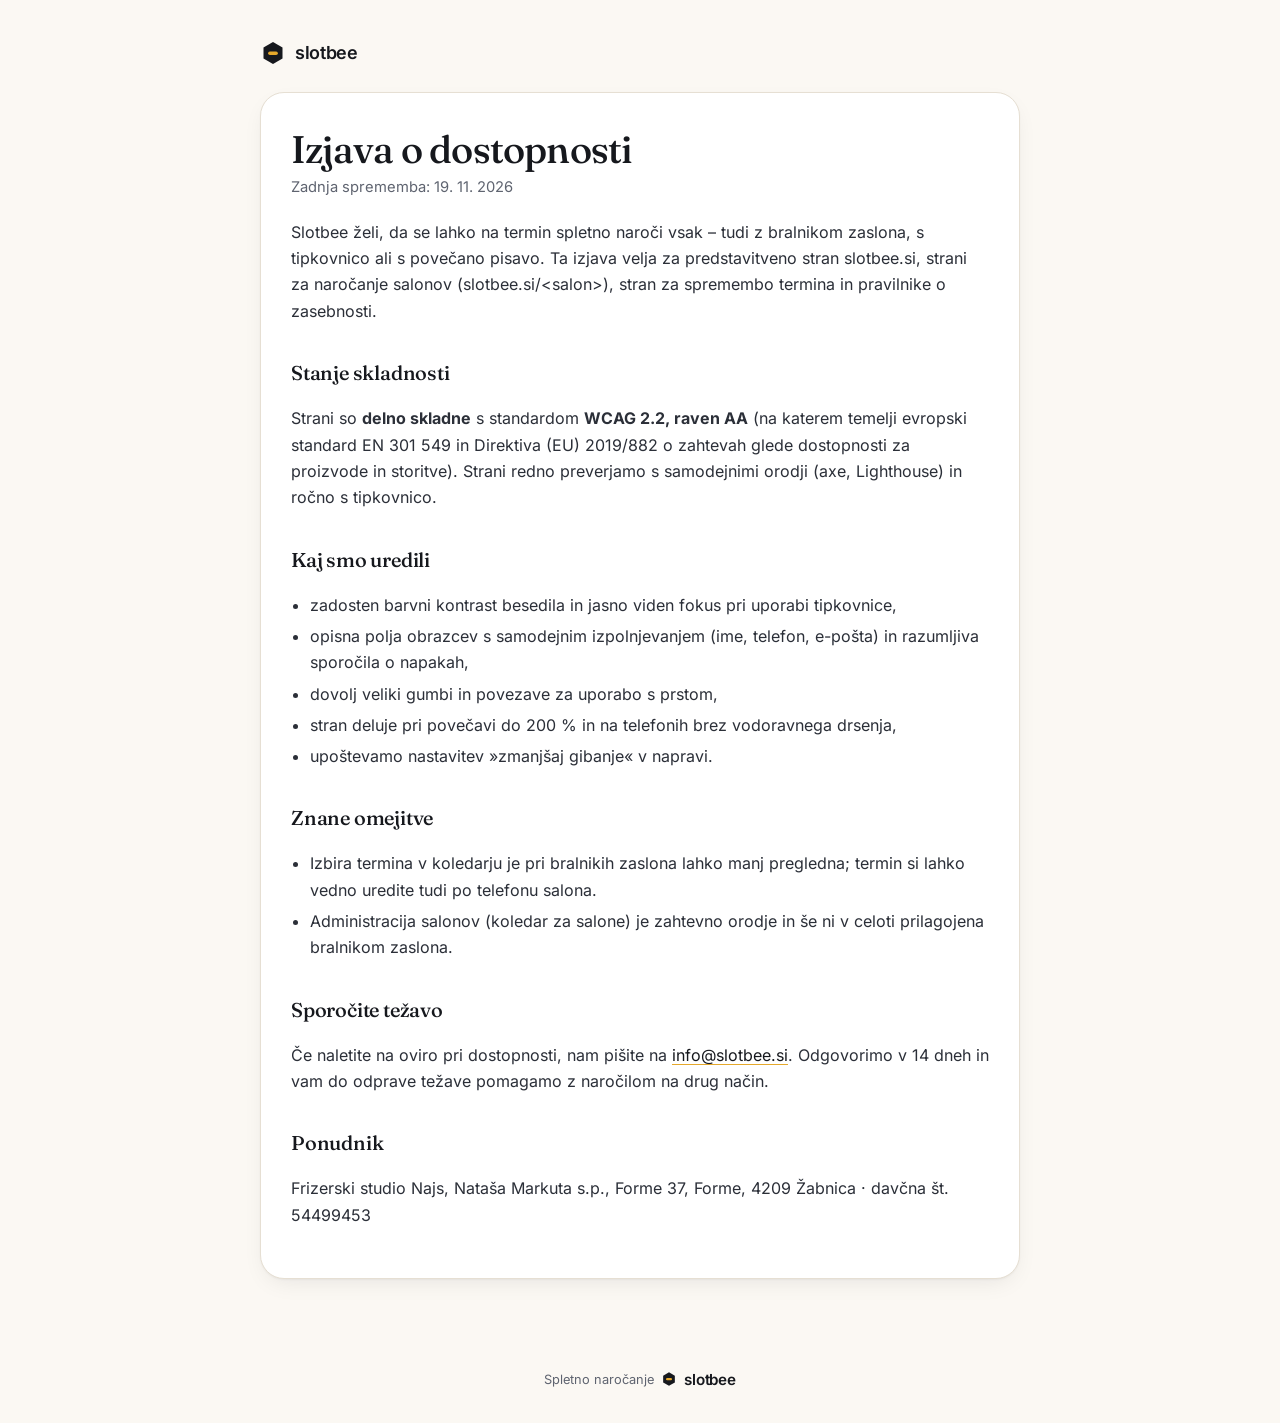
<file: dostopnost.html>
<!DOCTYPE html>
<html lang="sl">
<head>
<meta charset="UTF-8">
<meta name="viewport" content="width=device-width, initial-scale=1">
<link rel="preload" href="/fonts/inter-latin.woff2" as="font" type="font/woff2" crossorigin>
<link rel="preload" href="/fonts/fraunces-latin.woff2" as="font" type="font/woff2" crossorigin>
<link rel="stylesheet" href="/fonts/pisave.css">
<title>Izjava o dostopnosti · Slotbee</title>
<meta name="description" content="Izjava o dostopnosti spletnega naročanja Slotbee: skladnost s standardom WCAG 2.2 AA, znane omejitve in kontakt za sporočanje težav.">
<link rel="canonical" href="https://slotbee.si/dostopnost">
<meta name="theme-color" content="#FBF8F3">
<link rel="icon" href="/favicon.svg" type="image/svg+xml">
<link rel="apple-touch-icon" href="/apple-touch-icon.png">
<link rel="stylesheet" href="/slotbee.css">
<style>
.wrap{max-width:760px;margin:0 auto;padding:28px 16px 40px;line-height:1.65;color:var(--sb-ink-2)}
.glava{display:flex;justify-content:space-between;align-items:center;margin:4px 0 26px}
.card{background:#fff;border:1px solid var(--sb-line);border-radius:24px;padding:34px 30px;box-shadow:var(--sb-shadow)}
h1{font-family:var(--sb-serif);font-weight:500;letter-spacing:-.02em;font-size:clamp(1.9rem,5vw,2.4rem);color:var(--sb-ink);margin:0 0 4px;line-height:1.15}
h2{font-family:var(--sb-serif);font-weight:500;font-size:1.25rem;letter-spacing:-.01em;color:var(--sb-ink);margin:2rem 0 .5rem}
.sub{color:var(--sb-muted);font-size:.92rem;margin:0 0 1.2rem}
ul{padding-left:1.2rem}
li{margin:.3rem 0}
a{color:var(--sb-ink);text-decoration-color:var(--sb-honey);text-underline-offset:3px}
@media (max-width:560px){.card{padding:26px 20px}}
</style>
</head>
<body>
<a class="sb-preskok" href="#vsebina">Preskoči na vsebino</a>
<div class="wrap">
  <header class="glava"><a class="sb-logo" href="/" aria-label="Slotbee – domov"><svg viewBox="0 0 32 32" aria-hidden="true"><path d="M16 2.5 27.7 9.25v13.5L16 29.5 4.3 22.75V9.25z" fill="currentColor"/><rect x="10" y="14" width="12" height="4.5" rx="2.25" fill="#E5A82B"/></svg><span>slotbee</span></a></header>
  <main id="vsebina" class="card">
    <h1>Izjava o dostopnosti</h1>
    <p class="sub">Zadnja sprememba: 19. 11. 2026</p>

    <p>Slotbee želi, da se lahko na termin spletno naroči vsak – tudi z bralnikom zaslona, s tipkovnico ali
       s povečano pisavo. Ta izjava velja za predstavitveno stran slotbee.si, strani za naročanje salonov
       (slotbee.si/&lt;salon&gt;), stran za spremembo termina in pravilnike o zasebnosti.</p>

    <h2>Stanje skladnosti</h2>
    <p>Strani so <strong>delno skladne</strong> s standardom <strong>WCAG 2.2, raven AA</strong> (na katerem temelji
       evropski standard EN 301 549 in Direktiva (EU) 2019/882 o zahtevah glede dostopnosti za proizvode in storitve).
       Strani redno preverjamo s samodejnimi orodji (axe, Lighthouse) in ročno s tipkovnico.</p>

    <h2>Kaj smo uredili</h2>
    <ul>
      <li>zadosten barvni kontrast besedila in jasno viden fokus pri uporabi tipkovnice,</li>
      <li>opisna polja obrazcev s samodejnim izpolnjevanjem (ime, telefon, e-pošta) in razumljiva sporočila o napakah,</li>
      <li>dovolj veliki gumbi in povezave za uporabo s prstom,</li>
      <li>stran deluje pri povečavi do 200 % in na telefonih brez vodoravnega drsenja,</li>
      <li>upoštevamo nastavitev »zmanjšaj gibanje« v napravi.</li>
    </ul>

    <h2>Znane omejitve</h2>
    <ul>
      <li>Izbira termina v koledarju je pri bralnikih zaslona lahko manj pregledna; termin si lahko vedno uredite tudi po telefonu salona.</li>
      <li>Administracija salonov (koledar za salone) je zahtevno orodje in še ni v celoti prilagojena bralnikom zaslona.</li>
    </ul>

    <h2>Sporočite težavo</h2>
    <p>Če naletite na oviro pri dostopnosti, nam pišite na <a href="mailto:info@slotbee.si">info@slotbee.si</a>.
       Odgovorimo v 14 dneh in vam do odprave težave pomagamo z naročilom na drug način.</p>

    <h2>Ponudnik</h2>
    <p>Frizerski studio Najs, Nataša Markuta s.p., Forme 37, Forme, 4209 Žabnica · davčna št. 54499453</p>
  </main>
</div>
<footer class="sb-noga">
  <a class="sb-poganja" href="/">Spletno naročanje <b class="sb-logo mali"><svg viewBox="0 0 32 32" aria-hidden="true"><path d="M16 2.5 27.7 9.25v13.5L16 29.5 4.3 22.75V9.25z" fill="currentColor"/><rect x="10" y="14" width="12" height="4.5" rx="2.25" fill="#E5A82B"/></svg><span>slotbee</span></b></a>
</footer>
</body>
</html>
</file>
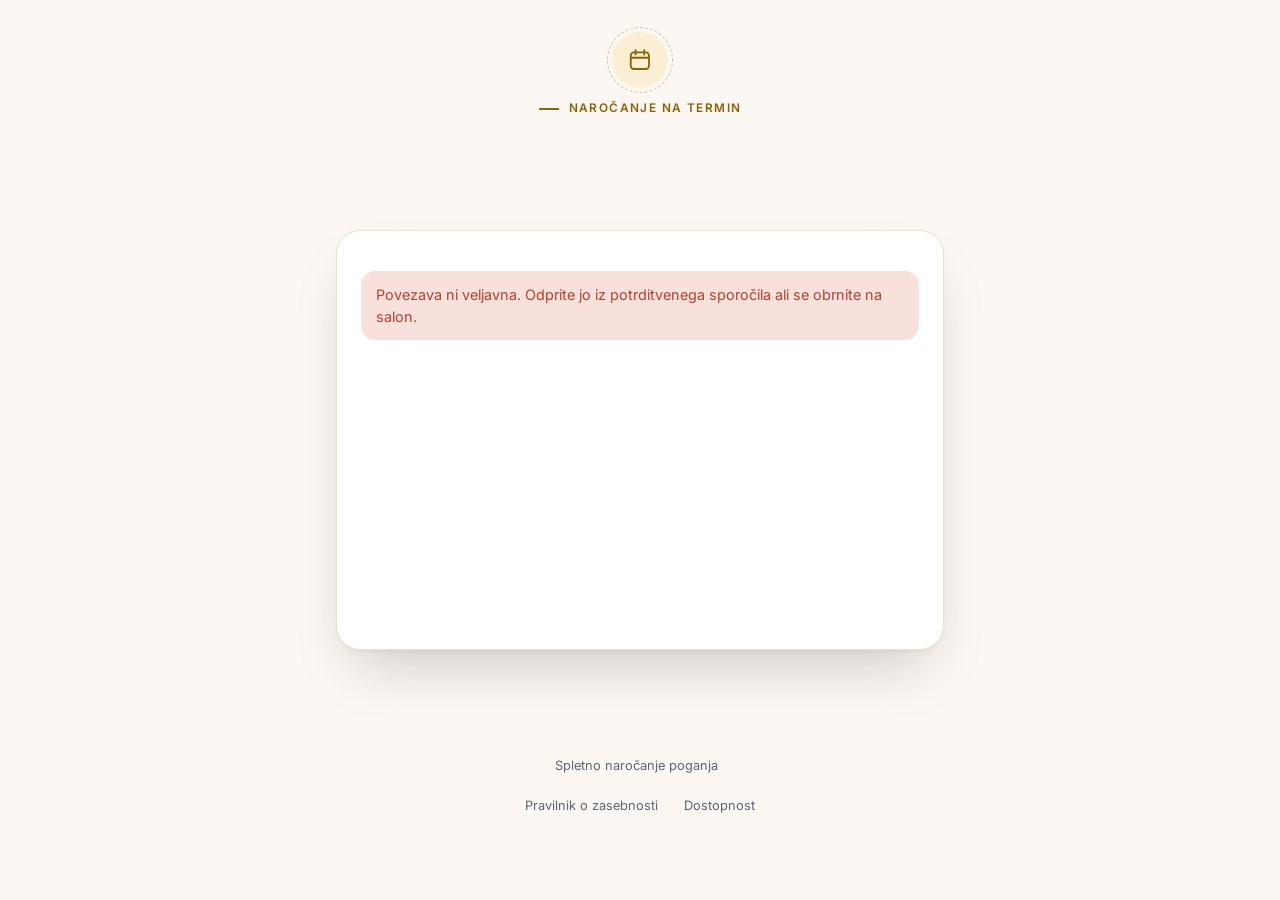
<file: narocilo.html>
<!DOCTYPE html>
<html lang="sl">
<head>
<meta charset="UTF-8">
<meta name="viewport" content="width=device-width, initial-scale=1.0">
<link rel="preload" href="/fonts/inter-latin.woff2" as="font" type="font/woff2" crossorigin>
<link rel="preload" href="/fonts/fraunces-latin.woff2" as="font" type="font/woff2" crossorigin>
<link rel="stylesheet" href="/fonts/pisave.css">
<link rel="icon" href="/favicon.svg" type="image/svg+xml">
<link rel="icon" href="/ikone/favicon-48.png" sizes="48x48" type="image/png">
<link rel="apple-touch-icon" href="/apple-touch-icon.png">
<meta name="robots" content="noindex,nofollow">
<meta name="description" content="Pregled, sprememba ali preklic vašega termina.">
<title>Moje naročilo — {IME}</title>
<script src="/nastavitve.js" data-stran="narocilo"></script>
<style>
:root{ --navy:#1c1a19; --coral:#b08d57; --bez:#e8dfd3; --line:#ebe4da; --bg:#fbf8f4; }
*{ box-sizing:border-box; }
body{ margin:0; background:var(--bg); color:var(--navy); font-family:system-ui,-apple-system,'Segoe UI',Roboto,Arial,sans-serif; line-height:1.5; }
.wrap{ max-width:640px; margin:0 auto; padding:22px 16px 60px; }
.brand{ text-align:center; margin:8px 0 18px; }
.brand img{ height:54px; }
.brand .nm{ font-family:Georgia,'Times New Roman',serif; font-size:1.5rem; letter-spacing:.5px; margin-top:6px; }
.card{ background:#fff; border:1px solid var(--line); border-radius:16px; padding:20px; box-shadow:0 6px 22px rgba(28,26,25,.06); }
h1{ font-family:Georgia,'Times New Roman',serif; font-weight:400; font-size:1.5rem; margin:0 0 4px; }
.sub{ color:#7c8a93; font-size:.9rem; margin:0 0 16px; }
.row{ display:flex; justify-content:space-between; gap:12px; padding:9px 0; border-bottom:1px dashed var(--line); }
.row:last-child{ border-bottom:none; }
.row .k{ color:#7c8a93; font-size:.9rem; }
.row .v{ font-weight:600; text-align:right; }
.badge{ display:inline-block; padding:3px 11px; border-radius:999px; font-size:.78rem; font-weight:600; }
.b-nova{ background:#fdf0d5; color:#9a6b00; }
.b-potrjeno{ background:#dcf3e3; color:#1f7a44; }
.b-opravljeno{ background:#eceff1; color:#5b6b75; }
.b-preklicano{ background:#fbe0e0; color:#b23b3b; }
.b-dogovor{ background:#e7ecf5; color:#3a5a86; }
.note{ border-radius:12px; padding:13px 15px; font-size:.9rem; margin:14px 0 0; }
.note-info{ background:#eef4fb; color:#2f5e92; }
.note-warn{ background:#fdf0d5; color:#8a5a00; }
.note-bad{ background:#fbe0e0; color:#b23b3b; }
.note-ok{ background:#dcf3e3; color:#1f7a44; }
.actions{ display:flex; gap:10px; flex-wrap:wrap; margin-top:18px; }
.btn{ border:none; border-radius:12px; padding:13px 18px; font-family:inherit; font-size:.95rem; font-weight:600; cursor:pointer; flex:1; min-width:140px; }
.btn-primary{ background:var(--coral); color:var(--navy); }
.btn-primary:hover{ filter:brightness(.95); }
.btn-ghost{ background:#fff; color:var(--navy); border:1.5px solid var(--line); }
.btn-ghost:hover{ border-color:var(--coral); color:var(--coral); }
.btn-danger{ background:#fff; color:#b23b3b; border:1.5px solid #f1c9c9; }
.btn-danger:hover{ background:#fbe0e0; }
.btn:disabled{ opacity:.5; cursor:not-allowed; }
.loading{ text-align:center; color:#7c8a93; padding:40px 0; }
.acc{ margin-top:6px; }
.acc details{ border:1px solid var(--line); border-radius:12px; margin-bottom:8px; overflow:hidden; }
.acc summary{ list-style:none; cursor:pointer; padding:12px 14px; font-weight:600; background:#fff; display:flex; justify-content:space-between; }
.acc summary::-webkit-details-marker{ display:none; }
.acc summary .ar{ color:var(--coral); }
.item{ display:flex; align-items:center; gap:10px; padding:10px 14px; border-top:1px solid var(--line); }
.item label{ flex:1; cursor:pointer; }
.item .nm{ font-weight:500; }
.item .meta{ color:#7c8a93; font-size:.82rem; }
.item input[type=checkbox]{ width:20px; height:20px; accent-color:var(--coral); }
.qty{ display:flex; align-items:center; gap:8px; }
.qty button{ width:28px; height:28px; border-radius:8px; border:1px solid var(--line); background:#fff; font-size:1rem; cursor:pointer; }
.qty span{ min-width:18px; text-align:center; font-weight:600; }
.field{ margin-top:16px; }
.field label{ display:block; font-size:.85rem; color:#7c8a93; margin-bottom:6px; }
.field input[type=date]{ width:100%; padding:12px; border:1.5px solid var(--line); border-radius:12px; font-family:inherit; font-size:1rem; color:var(--navy); }
.slots{ display:flex; flex-wrap:wrap; gap:8px; margin-top:6px; }
.slot{ border:1.5px solid var(--line); background:#fff; border-radius:10px; padding:9px 14px; font-weight:600; cursor:pointer; }
.slot:hover{ border-color:var(--coral); }
.slot.sel{ background:var(--coral); color:var(--navy); border-color:var(--coral); }
.slotmsg{ color:#7c8a93; font-size:.9rem; padding:8px 0; }
.summary{ background:var(--bg); border-radius:12px; padding:12px 14px; margin-top:14px; font-size:.92rem; }
.summary .tot{ display:flex; justify-content:space-between; font-weight:700; margin-top:6px; padding-top:6px; border-top:1px solid var(--line); }
.tel{ color:var(--coral); text-decoration:none; }

/* ══ SLOTBEE TEMA ══ */
body{ background:var(--sb-bg); font-family:var(--sb-sans); }
.wrap{ padding-top:32px; }
.brand{ display:flex; flex-direction:column; align-items:center; gap:10px; margin:0 0 22px; }
.brand img{ height:56px; }
.brand img:not([style*="display: none"]) + .brand-pecat{ display:none; }
.brand .nm{ font-family:var(--sb-serif); font-weight:500; font-size:1.7rem; letter-spacing:-.02em; margin:0; line-height:1.1; }
.brand .sb-eyebrow{ margin-top:2px; }
.card{ border:1px solid var(--sb-line); border-radius:24px; padding:26px 24px; box-shadow:var(--sb-shadow-lg); }
h1{ font-family:var(--sb-serif); font-weight:500; letter-spacing:-.02em; font-size:1.7rem; }
.sub, .row .k, .item .meta, .field label, .slotmsg, .loading{ color:var(--sb-muted); }
.row{ border-bottom:1px solid var(--sb-line-2); }
.note{ border-radius:14px; }
.note-info{ background:var(--sb-honey-soft); color:#6B4A07; }
.note-warn{ background:#FDF0D5; color:#7A5300; }
.note-ok{ background:var(--sb-ok-soft); color:var(--sb-ok); }
.note-bad{ background:var(--sb-napaka-soft); color:var(--sb-napaka); }
.b-nova{ background:var(--sb-honey-soft); color:var(--sb-honey-deep); }
.b-potrjeno{ background:var(--sb-ok-soft); color:var(--sb-ok); }
.b-preklicano{ background:var(--sb-napaka-soft); color:var(--sb-napaka); }
.btn{ border-radius:999px; min-height:50px; padding:0 22px; font-weight:600; font-size:.95rem; }
.btn-primary{ background:var(--sb-ink); color:#fff; box-shadow:0 10px 24px -12px rgba(22,24,29,.6); }
.btn-primary:hover{ background:#000; filter:none; }
.btn-primary:disabled{ background:var(--sb-muted); box-shadow:none; }
.btn-ghost{ border:1px solid var(--sb-line); }
.btn-ghost:hover{ border-color:var(--sb-ink); color:var(--sb-ink); }
.btn-danger{ border:1px solid #EBC3BA; color:var(--sb-napaka); }
.btn-danger:hover{ background:var(--sb-napaka-soft); }
.acc details{ border-radius:16px; border-color:var(--sb-line); background:#fff; }
.acc summary{ font-family:var(--sb-serif); font-weight:500; font-size:1.08rem; }
.acc summary .ar{ color:var(--sb-ink); }
.item{ border-top-color:var(--sb-line-2); }
.item input[type=checkbox]{ accent-color:var(--sb-ink); }
.qty button{ border-radius:50%; border-color:var(--sb-line); }
.field input[type=date]{ border:1px solid var(--sb-line); border-radius:14px; background:#fff; }
.field input[type=date]:focus{ outline:none; border-color:var(--sb-ink); box-shadow:0 0 0 3px var(--sb-honey-soft); }
.slot{ border:1px solid var(--sb-line); border-radius:12px; font-family:var(--sb-serif); font-weight:500; }
.slot:hover{ border-color:var(--sb-ink); }
.slot.sel{ background:var(--sb-honey-soft); color:var(--sb-ink); border-color:var(--sb-ink); }
.summary{ background:#fff; border:1px solid var(--sb-line); border-radius:16px; }
.summary .tot{ border-top-color:var(--sb-line); font-family:var(--sb-serif); font-weight:500; font-size:1.05rem; }
.brand{ min-height:176px; }
#app{ min-height:420px; }
@media (max-width:440px){ .actions .btn{ flex:1 1 100%; } }
.tel{ color:var(--sb-ink); font-weight:600; text-decoration:underline; text-decoration-color:var(--sb-honey); text-underline-offset:3px; }
</style>
<link rel="stylesheet" href="/slotbee.css">
</head>
<body>
<main class="wrap">
  <div class="brand">
    <img data-app="logo" alt="" data-skrij-napaka>
    <span class="brand-pecat" data-app="pecat"></span>
    <span class="sb-eyebrow" data-app="tip"></span>
    <div class="nm" data-app="ime"></div>
  </div>
  <div id="app" class="card"><div class="loading">Nalagam vaše naročilo…</div></div>
</main>

<script src="/js/dom.js?v=20261119"></script>
<script src="/vendor/supabase-2.119.1.js"></script>
<script src="/js/narocilo.js?v=20261119"></script>
<footer class="sb-noga">
  <a class="sb-poganja" href="https://slotbee.si/" rel="noopener">Spletno naročanje poganja <b data-app="slotbee" class="sb-logo mali"></b></a>
  <nav class="sb-noga-povezave" aria-label="Pravne informacije"><a data-app="zasebnost" href="/zasebnost.html">Pravilnik o zasebnosti</a><a href="/dostopnost">Dostopnost</a></nav>
</footer>
</body>
</html>
</file>
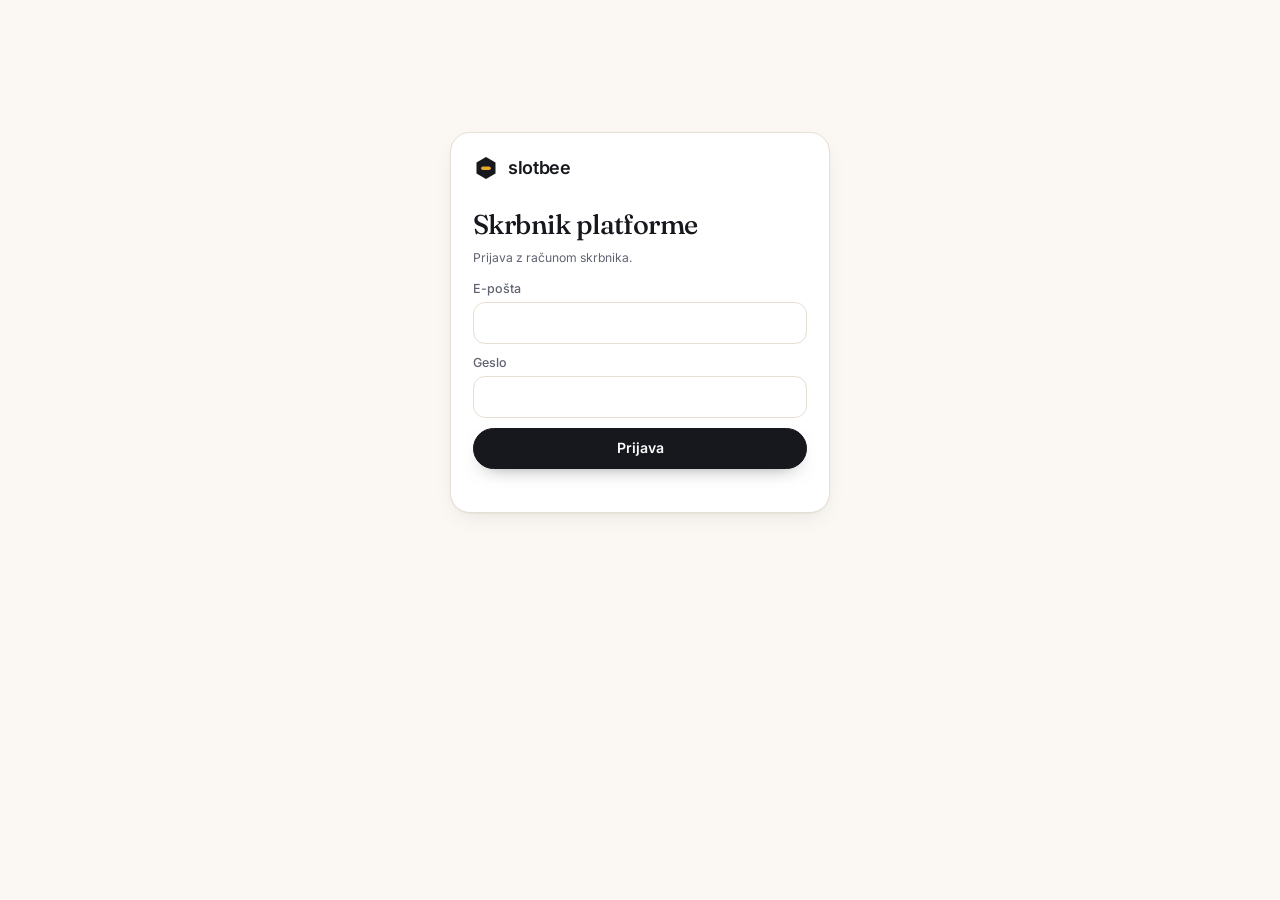
<file: superadmin.html>
<!DOCTYPE html>
<html lang="sl">
<head>
<meta charset="UTF-8">
<meta name="viewport" content="width=device-width, initial-scale=1.0">
<link rel="preload" href="/fonts/inter-latin.woff2" as="font" type="font/woff2" crossorigin>
<link rel="preload" href="/fonts/fraunces-latin.woff2" as="font" type="font/woff2" crossorigin>
<link rel="stylesheet" href="/fonts/pisave.css">
<link rel="icon" href="/favicon.svg" type="image/svg+xml">
<link rel="icon" href="/ikone/favicon-48.png" sizes="48x48" type="image/png">
<link rel="apple-touch-icon" href="/apple-touch-icon.png">
<link rel="manifest" href="/manifest.webmanifest">
<meta name="theme-color" content="#FBF8F3">
<meta name="apple-mobile-web-app-title" content="Slotbee">
<meta name="robots" content="noindex,nofollow">
<title>Saloni · Skrbnik platforme</title>
<script src="/nastavitve.js" data-stran="superadmin"></script>
<style>
:root{--crna:#1f2328;--siva:#5d6670;--rob:#e3e6ea;--ozadje:#f5f6f8;--poudarek:#2f6f6a;--napaka:#b23b3b;--ok:#2f7a4a}
*{box-sizing:border-box;margin:0;padding:0}
body{font-family:system-ui,-apple-system,'Segoe UI',Roboto,Arial,sans-serif;background:var(--ozadje);color:var(--crna);line-height:1.45}
.hidden{display:none!important}
a{color:var(--poudarek)}
.vsebina{max-width:1200px;margin:0 auto;padding:24px 16px 64px}
header{display:flex;justify-content:space-between;align-items:center;gap:12px;flex-wrap:wrap;margin-bottom:20px}
header h1{font-family:Georgia,'Times New Roman',serif;font-weight:400;font-size:1.7rem}
header .desno{display:flex;gap:10px;align-items:center;font-size:.85rem;color:var(--siva)}
.karta{background:#fff;border:1px solid var(--rob);border-radius:14px;padding:18px 18px 16px;margin-bottom:16px}
.karta h2{font-size:1rem;margin-bottom:12px}
.vrsta{display:flex;gap:12px;flex-wrap:wrap;margin-bottom:10px}
label{display:flex;flex-direction:column;gap:4px;flex:1 1 200px;font-size:.78rem;color:var(--siva)}
input,select{font:inherit;font-size:.95rem;padding:.55rem .65rem;border:1px solid var(--rob);border-radius:9px;color:var(--crna);background:#fff}
input:focus,select:focus{outline:2px solid var(--poudarek);outline-offset:1px}
.namig{font-size:.76rem;color:var(--siva);margin-top:2px}
.gumb{font:inherit;font-size:.88rem;padding:.6rem 1.1rem;border-radius:999px;border:1.5px solid var(--crna);background:var(--crna);color:#fff;cursor:pointer}
.gumb:hover{background:#000}
.gumb.svetel{background:#fff;color:var(--crna);border-color:var(--rob)}
.gumb.svetel:hover{border-color:var(--crna)}
.gumb:disabled{opacity:.5;cursor:default}
.sporocilo{font-size:.85rem;margin-top:8px;min-height:1.2em}
.sporocilo.ok{color:var(--ok)}.sporocilo.err{color:var(--napaka)}
.salon{border-top:1px solid var(--rob);padding:14px 0;display:flex;gap:14px;justify-content:space-between;flex-wrap:wrap}
.salon:first-of-type{border-top:none}
.salon .levo{flex:1 1 320px;min-width:0}
.salon b{font-size:1rem}
.salon .meta{font-size:.8rem;color:var(--siva);margin-top:2px;word-break:break-word}
.clani-sez{margin-top:8px;border:1px solid var(--rob);border-radius:10px;overflow:hidden}
.clan-vr{display:flex;gap:8px;justify-content:space-between;align-items:center;flex-wrap:wrap;padding:6px 10px;border-top:1px solid var(--rob);font-size:.84rem}
.clan-vr:first-child{border-top:none}
.clan-vr .gumb{padding:.3rem .8rem;font-size:.78rem}
.clan-vr .caka{color:#8a5a00}
.rac-forma{padding:8px 10px;background:#faf8f5;border-top:1px dashed var(--rob);font-size:.82rem}
.rac-forma input{font:inherit;padding:.35rem .5rem;border:1.5px solid var(--rob);border-radius:8px;width:12rem;max-width:100%}
.znacka{display:inline-block;font-size:.72rem;padding:1px 8px;border-radius:999px;background:#e7f2ef;color:var(--poudarek);margin-left:6px;vertical-align:1px}
.znacka.off{background:#fdf0d5;color:#8a5a00}
.salon .desno{display:flex;gap:8px;align-items:flex-start;flex-wrap:wrap}
.clan{display:flex;gap:8px;flex-wrap:wrap;margin-top:8px}
.clan input{flex:1 1 200px;font-size:.85rem;padding:.4rem .55rem}
.clan select{font-size:.85rem;padding:.4rem .55rem}
.clan .gumb{font-size:.8rem;padding:.4rem .8rem}
.prijava{max-width:380px;margin:12vh auto 0}
.rezultat{background:#eef7f2;border:1px solid #cfe7d8;border-radius:12px;padding:12px 14px;font-size:.88rem;margin-top:12px;line-height:1.55}
.rezultat.opoz{background:#fff8e8;border-color:#f1dfb0}
/* zavihki */
.zavihki{display:flex;gap:6px;margin-bottom:16px;flex-wrap:wrap}
.zavihki button{font:inherit;font-size:.9rem;padding:.5rem 1rem;border-radius:999px;border:1px solid var(--rob);background:#fff;color:var(--crna);cursor:pointer}
.zavihki button.akt{background:var(--crna);border-color:var(--crna);color:#fff}
/* kalkulator */
.num{font-variant-numeric:tabular-nums}
.kpi-vrsta{display:grid;grid-template-columns:repeat(auto-fit,minmax(170px,1fr));gap:12px;margin-bottom:16px}
.kpi{background:#fff;border:1px solid var(--rob);border-radius:14px;padding:14px 16px}
.kpi .l{font-size:.72rem;text-transform:uppercase;letter-spacing:.06em;color:var(--siva)}
.kpi .v{font-size:1.5rem;font-weight:600;margin-top:2px}
.kpi .h{font-size:.78rem;color:var(--siva)}
.v.poz{color:var(--ok)}.v.neg{color:var(--napaka)}
.k-mreza{display:grid;grid-template-columns:300px 1fr;gap:16px;align-items:start}
@media (max-width:860px){.k-mreza{grid-template-columns:1fr}}
.k-mreza>*{min-width:0}
.k-polje{display:grid;grid-template-columns:1fr 90px;gap:8px;align-items:center;margin-bottom:7px;font-size:.86rem}
.k-polje input,.k-polje select{padding:.35rem .5rem;font-size:.88rem;text-align:right}
.k-polje select{text-align:left}
.k-paket{display:grid;grid-template-columns:repeat(5,minmax(0,1fr));gap:5px;margin-bottom:10px}
.k-paket input:first-child{grid-column:1/-1;font-weight:600}
.k-paket-glava{display:grid;grid-template-columns:repeat(5,minmax(0,1fr));gap:5px;font-size:.68rem;color:var(--siva);text-align:right;margin-bottom:3px}
.k-paket input[type=number]{padding:.32rem .25rem;font-size:.82rem;-moz-appearance:textfield;appearance:textfield}
.k-paket input[type=number]::-webkit-inner-spin-button,.k-paket input[type=number]::-webkit-outer-spin-button{-webkit-appearance:none;margin:0}
.obr-mesec{display:flex;gap:8px;align-items:center;flex-wrap:wrap}
.obr-mesec input{padding:.35rem .5rem;font-size:.88rem}
.opoz-paket{color:#b23b3b;font-weight:600}
.dogodek{display:flex;gap:10px;justify-content:space-between;align-items:baseline;padding:7px 0;border-bottom:1px solid rgba(0,0,0,.07);font-size:.88rem}
.dogodek small{color:var(--siva);white-space:nowrap}
.k-paket input{padding:.35rem .5rem;font-size:.88rem}
.k-paket input[type=number]{text-align:right}
.k-leg{font-size:.72rem;text-transform:uppercase;letter-spacing:.06em;color:var(--siva);font-weight:600;margin:14px 0 8px}
.k-leg:first-of-type{margin-top:0}
.potreba{display:grid;grid-template-columns:repeat(auto-fit,minmax(150px,1fr));gap:10px;margin-bottom:12px}
.potreba div{background:var(--ozadje);border-radius:10px;padding:10px 12px}
.potreba b{font-size:1.3rem;display:block}
.potreba span{font-size:.78rem;color:var(--siva)}
.trak{height:8px;background:var(--ozadje);border:1px solid var(--rob);border-radius:99px;overflow:hidden}
.trak i{display:block;height:100%;background:var(--poudarek)}
.trak i.opoz{background:#c58a00}
.tabela{overflow-x:auto;border:1px solid var(--rob);border-radius:12px}
.tabela table{border-collapse:collapse;width:100%;min-width:820px;font-size:.85rem}
.tabela th,.tabela td{padding:7px 9px;border-bottom:1px solid var(--rob);text-align:left;vertical-align:middle}
.tabela th{font-size:.7rem;text-transform:uppercase;letter-spacing:.05em;color:var(--siva);background:var(--ozadje);font-weight:600}
.tabela .d{text-align:right}
.tabela tfoot td{font-weight:700;background:var(--ozadje);border-bottom:0}
.tabela td input,.tabela td select{padding:.3rem .4rem;font-size:.84rem}
.tabela td input[type=number]{width:70px;text-align:right}
.tabela small{display:block;color:var(--siva);font-size:.74rem}
.m-poz{color:var(--ok)}.m-neg{color:var(--napaka)}
.nov-vnos{display:grid;grid-template-columns:2fr 1fr 1fr 1fr 80px auto;gap:8px;align-items:end;margin-top:12px}
.nov-vnos label{flex:none}
.nov-vnos input,.nov-vnos select{padding:.4rem .5rem;font-size:.88rem}
@media (max-width:700px){.nov-vnos{grid-template-columns:1fr 1fr}}
.gumb.mali{font-size:.78rem;padding:.3rem .7rem}
.k-paket input,.k-polje input,.k-polje select,.nov-vnos input,.nov-vnos select{width:100%;min-width:0}
.nov-vnos label{min-width:0}
.k-mreza{grid-template-columns:290px minmax(0,1fr)}
@media (max-width:860px){.k-mreza{grid-template-columns:1fr}}
.tabela td:first-child{min-width:170px}
.tabela td select{max-width:150px}

/* ══ SLOTBEE TEMA ══ */
body{ font-family:var(--sb-sans); background:var(--sb-bg); color:var(--sb-ink); }
a{ color:var(--sb-ink); text-decoration-color:var(--sb-honey); text-underline-offset:3px; }
header{ padding:4px 0 14px; border-bottom:1px solid var(--sb-line); margin-bottom:22px; }
.sa-brand{ display:flex; align-items:center; gap:14px; }
.sa-brand .loc{ width:1px; height:24px; background:var(--sb-line); }
header h1{ font-family:var(--sb-serif); font-weight:500; letter-spacing:-.02em; font-size:1.45rem; }
.karta{ border-color:var(--sb-line); border-radius:20px; padding:22px 22px 18px; box-shadow:var(--sb-shadow); }
.karta h2{ font-family:var(--sb-serif); font-weight:500; letter-spacing:-.01em; font-size:1.25rem; }
label{ font-weight:500; }
input,select{ border-radius:12px; border-color:var(--sb-line); }
input:focus,select:focus{ outline:none; border-color:var(--sb-ink); box-shadow:0 0 0 3px var(--sb-honey-soft); }
.gumb{ background:var(--sb-ink); border-color:var(--sb-ink); font-weight:600; box-shadow:0 8px 20px -12px rgba(22,24,29,.6); }
.gumb:hover{ background:#000; }
.gumb.svetel{ background:#fff; color:var(--sb-ink); border:1px solid var(--sb-line); box-shadow:none; font-weight:500; }
.gumb.svetel:hover{ border-color:var(--sb-ink); }
.zavihki{ background:#fff; border:1px solid var(--sb-line); border-radius:999px; padding:4px; display:inline-flex; }
.zavihki button{ border:none; font-weight:500; }
.zavihki button:hover{ background:var(--sb-bg-2); }
.zavihki button.akt{ background:var(--sb-ink); color:#fff; }
.salon{ align-items:flex-start; }
.salon > .sb-pecat{ margin-top:2px; }
.salon b{ font-weight:600; }
.salon .levo > b:first-child{ font-family:var(--sb-serif); font-weight:500; font-size:1.12rem; letter-spacing:-.01em; }
.znacka{ background:var(--sb-ok-soft); color:var(--sb-ok); font-weight:500; }
.znacka.off{ background:var(--sb-honey-soft); color:var(--sb-honey-deep); }
.clani-sez, .tabela{ border-color:var(--sb-line); border-radius:14px; }
.rac-forma{ background:var(--sb-bg); }
.rezultat{ background:var(--sb-ok-soft); border-color:#C6E3CF; border-radius:14px; }
.rezultat.opoz{ background:var(--sb-honey-soft); border-color:#F0DCAA; }
.kpi{ border-color:var(--sb-line); border-radius:18px; box-shadow:var(--sb-shadow); }
.kpi .v{ font-family:var(--sb-serif); font-weight:500; letter-spacing:-.02em; font-size:1.7rem; }
.kpi .l, .k-leg, .tabela th{ color:var(--sb-honey-deep); }
.tabela th{ background:var(--sb-bg); }
.tabela tfoot td{ background:var(--sb-bg); }
.potreba div{ background:var(--sb-bg); border:1px solid var(--sb-line-2); border-radius:14px; }
.potreba b{ font-family:var(--sb-serif); font-weight:500; }
.trak{ background:var(--sb-bg-2); border-color:var(--sb-line); }
.trak i{ background:var(--sb-honey); }
.opoz-paket{ color:var(--sb-napaka); }
@media(max-width:560px){ .sa-brand h1{ font-size:1.15rem; } .sa-brand .loc{ display:none; } }
</style>
<link rel="stylesheet" href="/slotbee.css">
</head>
<body>
<main class="vsebina">

  <div id="pogledPrijava" class="prijava karta hidden">
    <div style="margin-bottom:18px"><span class="sb-logo" data-app="slotbee"></span></div>
    <h1 style="font-family:var(--sb-serif);font-weight:500;letter-spacing:-.02em;font-size:1.7rem;margin-bottom:4px">Skrbnik platforme</h1>
    <p class="namig" style="margin-bottom:14px">Prijava z računom skrbnika.</p>
    <div class="vrsta"><label>E-pošta<input type="email" id="email" autocomplete="username" required></label></div>
    <div class="vrsta"><label>Geslo<input type="password" id="geslo" autocomplete="current-password"></label></div>
    <button class="gumb" id="gPrijava" style="width:100%">Prijava</button>
    <div class="sporocilo" id="spPrijava"></div>
  </div>

  <div id="pogledNi" class="karta hidden" style="max-width:520px;margin:12vh auto 0;text-align:center">
    <h2>Ni dostopa</h2>
    <p class="namig" style="font-size:.9rem;margin:8px 0 14px">Ta stran je samo za skrbnika platforme. Upravljanje salona je v <a href="/admin">administraciji</a>.</p>
    <button class="gumb svetel" id="gOdjava2">Odjava</button>
  </div>

  <div id="pogledApp" class="hidden">
    <header>
      <div class="sa-brand"><span class="sb-logo" data-app="slotbee"></span><span class="loc"></span><h1>Skrbnik platforme</h1></div>
      <div class="desno"><span id="kdo"></span><a href="/admin">Administracija</a><button class="gumb svetel" id="gOdjava">Odjava</button></div>
    </header>

    <nav class="zavihki" aria-label="Zavihki">
      <button type="button" class="akt" data-zavihek="zSaloni">Saloni</button>
      <button type="button" data-zavihek="zKalk">Kalkulator naročnin</button>
    </nav>

    <div id="zKalk" class="hidden">
      <div class="kpi-vrsta">
        <div class="kpi"><div class="l">Prihodek / mesec</div><div class="v num" id="kMrr">–</div><div class="h" id="kMrrH"></div></div>
        <div class="kpi"><div class="l">Stroški / mesec</div><div class="v num" id="kStr">–</div><div class="h" id="kStrH"></div></div>
        <div class="kpi"><div class="l">Ostane tebi</div><div class="v num" id="kDob">–</div><div class="h" id="kDobH"></div></div>
        <div class="kpi"><div class="l">Plačljivi saloni</div><div class="v num" id="kSt">–</div><div class="h" id="kStH"></div></div>
      </div>
      <div class="k-mreza">
        <div class="karta" id="kNast">
          <h2>Predpostavke</h2>
          <div class="k-leg">Paketi</div>
          <div class="k-paket-glava"><span>€/mes</span><span>SMS</span><span>koledarji</span><span>+kol. €</span><span>+SMS</span></div>
          <div class="k-paket"><input id="p_solo_ime" aria-label="Ime paketa 1"><input id="p_solo_cena" type="number" step="0.5" aria-label="Cena paketa 1"><input id="p_solo_sms" type="number" step="10" aria-label="SMS paketa 1"><input id="p_solo_zap" type="number" step="1" min="0" aria-label="Vključeni koledarji v paketu 1 (0 = brez omejitve)"><input id="p_solo_dod" type="number" step="0.5" min="0" aria-label="Cena dodatnega koledarja v paketu 1 (0 = ni mogoče)"><input id="p_solo_dodSms" type="number" step="5" min="0" aria-label="Dodatni SMS na dodatni koledar v paketu 1"></div>
          <div class="k-paket"><input id="p_salon_ime" aria-label="Ime paketa 2"><input id="p_salon_cena" type="number" step="0.5" aria-label="Cena paketa 2"><input id="p_salon_sms" type="number" step="10" aria-label="SMS paketa 2"><input id="p_salon_zap" type="number" step="1" min="0" aria-label="Vključeni koledarji v paketu 2 (0 = brez omejitve)"><input id="p_salon_dod" type="number" step="0.5" min="0" aria-label="Cena dodatnega koledarja v paketu 2 (0 = ni mogoče)"><input id="p_salon_dodSms" type="number" step="5" min="0" aria-label="Dodatni SMS na dodatni koledar v paketu 2"></div>
          <div class="k-paket"><input id="p_pro_ime" aria-label="Ime paketa 3"><input id="p_pro_cena" type="number" step="0.5" aria-label="Cena paketa 3"><input id="p_pro_sms" type="number" step="10" aria-label="SMS paketa 3"><input id="p_pro_zap" type="number" step="1" min="0" aria-label="Vključeni koledarji v paketu 3 (0 = brez omejitve)"><input id="p_pro_dod" type="number" step="0.5" min="0" aria-label="Cena dodatnega koledarja v paketu 3 (0 = ni mogoče)"><input id="p_pro_dodSms" type="number" step="5" min="0" aria-label="Dodatni SMS na dodatni koledar v paketu 3"></div>
          <p class="namig" style="margin-top:-4px">Koledar = aktiven zaposleni (salon brez zaposlenih = 1). Koledarji 0 = brez omejitve. +koledar 0 = dodatni koledar ni mogoč (presega paket).</p>
          <div class="k-leg">SMS in plačila</div>
          <div class="k-polje"><span>Tvoj strošek SMS (€)</span><input id="k_smsCena" type="number" step="0.01"></div>
          <div class="k-polje"><span>Doplačilo nad paketom (€/SMS)</span><input id="k_smsDoplacilo" type="number" step="0.01"></div>
          <div class="k-polje"><span>Provizija na račun (€)</span><input id="k_provizija" type="number" step="0.05"></div>
          <div class="k-polje"><span>Davek (% prihodka)</span><input id="k_davek" type="number" step="0.5"></div>
          <div class="k-leg">Fiksni stroški / mesec</div>
          <div class="k-polje"><span>Oblika s.p.</span><select id="k_prispevkiTip">
            <option value="93">Popoldanski</option><option value="460">Polni, 1. leto</option><option value="540">Polni, 2. leto</option><option value="648">Polni</option><option value="custom">Po meri</option></select></div>
          <div class="k-polje"><span>Prispevki (€)</span><input id="k_prispevki" type="number" step="1"></div>
          <div class="k-polje"><span>Supabase, Resend, domena (€)</span><input id="k_tech" type="number" step="1"></div>
          <div class="k-polje"><span>Računovodstvo (€)</span><input id="k_racunovodstvo" type="number" step="5"></div>
          <div class="k-polje"><span>Poslovni račun (€)</span><input id="k_banka" type="number" step="1"></div>
          <div class="k-leg">Cilj</div>
          <div class="k-polje"><span>Želim zaslužiti (€/mes)</span><input id="k_cilj" type="number" step="100"></div>
          <div class="k-polje"><span>Prag za DDV (€/leto)</span><input id="k_ddvPrag" type="number" step="1000"></div>
          <div class="k-leg">Obvestila zate</div>
          <div class="k-polje"><span>Tvoj Telegram chat ID</span><input id="k_tgChat" type="text" inputmode="numeric" placeholder="npr. 123456789"></div>
          <p class="namig">Ko salon doda ali izklopi zaposlenega, dobiš sporočilo na Telegram (bot platforme).</p>
          <p class="namig">Prispevki so okvirni za 2026. Shrani se samodejno.</p>
          <div class="sporocilo" id="spNast"></div>
        </div>
        <div>
          <div class="karta">
            <h2>Koliko salonov potrebuješ</h2>
            <div class="potreba">
              <div><b class="num" id="nMarza">–</b><span>ostane na plačljiv salon</span></div>
              <div><b class="num" id="nPokritje">–</b><span>salonov za pokritje stroškov</span></div>
              <div><b class="num" id="nCilj">–</b><span id="nCiljL">salonov za cilj</span></div>
            </div>
            <div style="display:flex;justify-content:space-between;font-size:.8rem;color:var(--siva);margin-bottom:5px"><span>Letni prihodek glede na prag za DDV</span><span class="num" id="ddvTxt"></span></div>
            <div class="trak"><i id="ddvTrak" style="width:0"></i></div>
          </div>
          <div class="karta">
            <div style="display:flex;justify-content:space-between;align-items:center;gap:10px;flex-wrap:wrap;margin-bottom:10px">
              <h2 style="margin:0">Naročnine</h2>
              <label style="flex-direction:row;align-items:center;gap:6px;flex:none;font-size:.82rem"><input type="checkbox" id="k_useLive"> Računaj z dejanskimi SMS (30 dni)</label>
            </div>
            <div class="tabela"><table>
              <thead><tr><th>Salon</th><th>Status</th><th>Paket</th><th class="d">Posebna cena</th><th class="d">SMS / mes</th><th class="d">Prihodek</th><th class="d">Stroški</th><th class="d">Ostane</th><th></th></tr></thead>
              <tbody id="kVrstice"><tr><td colspan="9" class="namig">Nalagam …</td></tr></tbody>
              <tfoot><tr><td colspan="5">Skupaj</td><td class="d num" id="fPri"></td><td class="d num" id="fStr"></td><td class="d num" id="fOst"></td><td></td></tr></tfoot>
            </table></div>
            <div class="nov-vnos">
              <label>Ime (dogovorjen salon)<input id="aIme" placeholder="npr. Salon Lepa"></label>
              <label>Vrsta<select id="aTip"><option value="frizer">Frizer</option><option value="brivec">Brivec</option><option value="pasji_frizer">Pasji frizer</option><option value="kozmetika">Kozmetika</option><option value="">Drugo</option></select></label>
              <label>Paket<select id="aPaket"></select></label>
              <label>Status<select id="aStatus"></select></label>
              <label>SMS / mes<input id="aSms" type="number" value="120" step="10"></label>
              <button class="gumb" id="gDodajN" type="button">Dodaj</button>
            </div>
            <p class="namig" style="margin-top:8px">Saloni, ustvarjeni zgoraj pod »Nov salon«, se v tabelo dodajo sami s statusom »Poskus«. Ročno dodaj salone, ki jih še nimaš v sistemu.</p>
            <div class="sporocilo" id="spNar"></div>
          </div>
          <div class="karta" id="kartaObracun">
            <div style="display:flex;justify-content:space-between;align-items:center;gap:10px;flex-wrap:wrap;margin-bottom:10px">
              <h2 style="margin:0">Mesečni obračun</h2>
              <div class="obr-mesec"><input type="month" id="obrMesec" aria-label="Mesec obračuna"><button class="gumb svetel mali" type="button" id="gObrCsv">Izvozi CSV</button></div>
            </div>
            <div class="tabela"><table>
              <thead><tr><th>Salon</th><th>Paket</th><th class="d">Naročnina</th><th class="d">Koledarji</th><th class="d">Dodatni koledarji</th><th class="d">SMS / kvota</th><th class="d">Presežek SMS</th><th class="d">Za račun</th></tr></thead>
              <tbody id="obrVrstice"><tr><td colspan="8" class="namig">Izberi mesec.</td></tr></tbody>
              <tfoot><tr><td colspan="7">Skupaj za račune</td><td class="d num" id="obrSkupaj"></td></tr></tfoot>
            </table></div>
            <p class="namig" style="margin-top:8px">Šteti so uspešno poslani SMS v koledarskem mesecu. Koledarji = trenutno aktivni zaposleni. Saloni na poskusu in neaktivni se ne zaračunajo. Posebna cena nadomesti ceno paketa.</p>
            <div class="sporocilo" id="spObr"></div>
          </div>
        </div>
      </div>
    </div>

    <div id="zSaloni">
    <div class="karta hidden" id="kartaDogodki">
      <div style="display:flex;justify-content:space-between;align-items:center;gap:10px;flex-wrap:wrap">
        <h2 style="margin:0">Obvestila</h2>
        <button class="gumb svetel" id="gPrebrano" type="button">Označi vse kot prebrano</button>
      </div>
      <div id="dogodki" style="margin-top:8px"></div>
    </div>
    <div class="karta">
      <h2>Nov salon</h2>
      <div class="vrsta">
        <label>Ime salona<input type="text" id="nIme" placeholder="npr. Frizerski salon Ana"></label>
        <label>Naslov strani<input type="text" id="nSlug" placeholder="npr. frizer-ana"><span class="namig" id="nSlugNamig"></span></label>
      </div>
      <div class="vrsta">
        <label>Ime podjetja (v glavi admina)<input type="text" id="nPodNaziv" placeholder="npr. Brivnica Miha, Miha Novak s.p."></label>
        <label>Davčna številka<input type="text" id="nPodDavcna" placeholder="npr. SI12345678"></label>
      </div>
      <div class="vrsta">
        <label>Naslov podjetja<input type="text" id="nPodNaslov" placeholder="npr. Glavna ulica 1, 1000 Ljubljana"></label>
        <label>E-pošta za račune<input type="email" id="nPodEmail" placeholder="racuni@podjetje.si"></label>
      </div>
      <div class="vrsta">
        <label>Dejavnost<select id="nTip">
          <option value="-" selected disabled>— izberite dejavnost —</option>
          <option value="frizer">Frizerski salon</option>
          <option value="brivec">Brivnica</option>
          <option value="pasji_frizer">Salon za hišne ljubljenčke</option>
          <option value="kozmetika">Kozmetični salon</option>
          <option value="masaza">Masaža in nega</option>
          <option value="vulkanizer">Vulkanizerstvo</option>
          <option value="avtomehanik">Avtomehanična delavnica</option>
          <option value="">Drugo (brez privzetih storitev)</option>
        </select></label>
        <label>E-pošta lastnika<input type="email" id="nEmail" placeholder="lastnik@primer.si"></label>
        <label>Telefon salona<input type="text" id="nTel" placeholder="031 000 000"></label>
      </div>
      <p class="namig" style="margin-bottom:10px">Salon dobi privzete storitve glede na tip (videz je za vse salone enoten – Slotbee), delovni čas pon–pet 8–16, sobota po dogovoru. Vse to lastnik kasneje spremeni v administraciji pod »Nastavitve«.</p>
      <button class="gumb" id="gUstvari">Ustvari salon</button>
      <div class="sporocilo" id="spUstvari"></div>
      <div id="rezUstvari"></div>
    </div>

    <div class="karta">
      <h2>Vsi saloni</h2>
      <div id="seznam"><p class="namig">Nalagam …</p></div>
    </div>
    </div>
  </div>

</main>
<script src="/js/dom.js?v=20261119"></script>
<script src="/vendor/supabase-2.119.1.js"></script>
<script src="/js/superadmin.js?v=20261119b"></script>
</body>
</html>
</file>
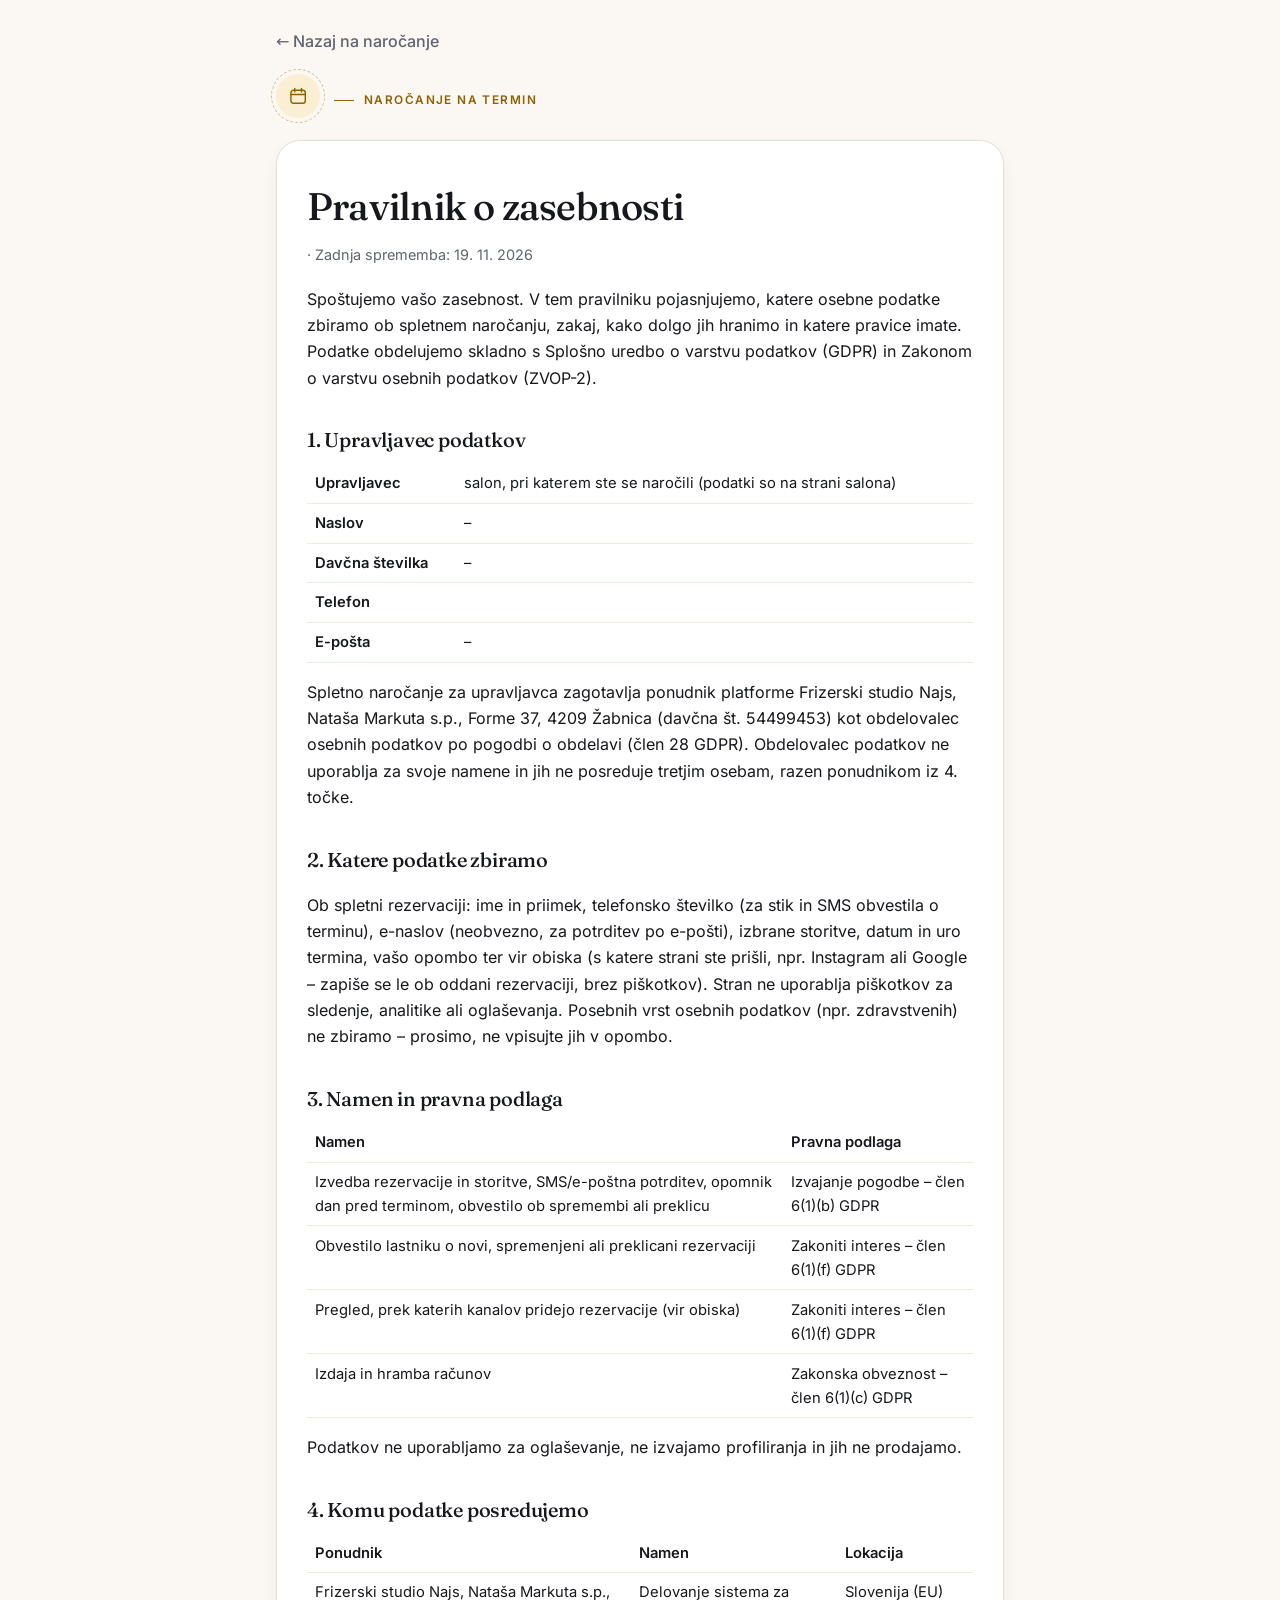
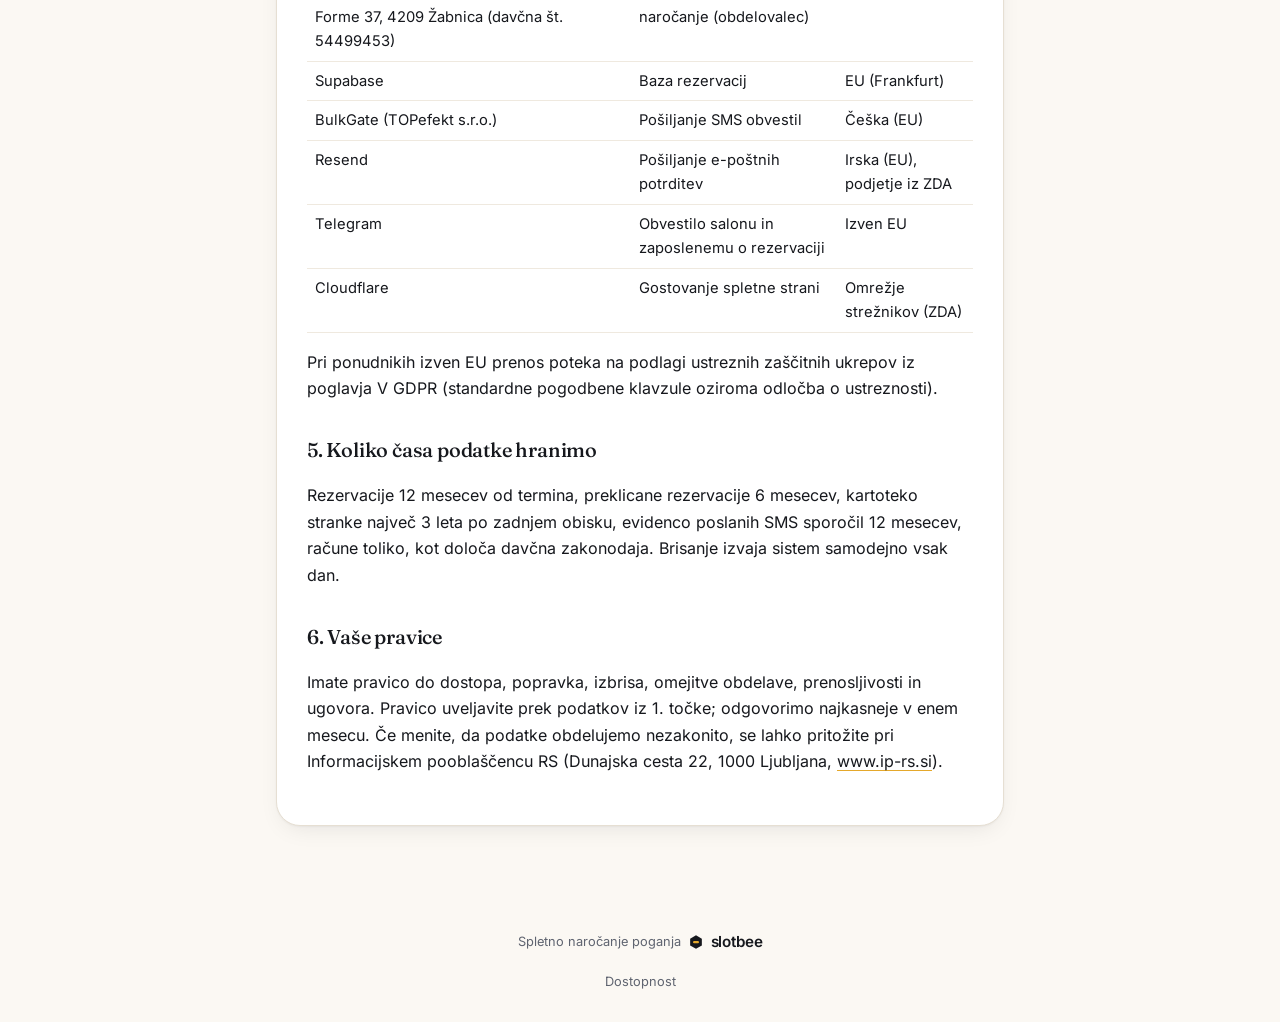
<file: zasebnost.html>
<!DOCTYPE html>
<html lang="sl">
<head>
<meta charset="UTF-8">
<meta name="viewport" content="width=device-width, initial-scale=1.0">
<link rel="preload" href="/fonts/inter-latin.woff2" as="font" type="font/woff2" crossorigin>
<link rel="preload" href="/fonts/fraunces-latin.woff2" as="font" type="font/woff2" crossorigin>
<link rel="stylesheet" href="/fonts/pisave.css">
<link rel="icon" href="/favicon.svg" type="image/svg+xml">
<link rel="icon" href="/ikone/favicon-48.png" sizes="48x48" type="image/png">
<link rel="apple-touch-icon" href="/apple-touch-icon.png">
<meta name="description" content="Pravilnik o zasebnosti pri spletnem naročanju: katere podatke salon zbira, zakaj, kako dolgo jih hrani in katere pravice imate.">
<title>Pravilnik o zasebnosti — {IME}</title>
<script src="/nastavitve.js" data-stran="zasebnost"></script>
<style>
:root{ --navy:#1c1a19; --coral:#b08d57; --bez2:#f7f3ee; }
*{ box-sizing:border-box; }
body{ margin:0; background:var(--bez2); color:var(--navy); font-family:system-ui,-apple-system,'Segoe UI',Roboto,Arial,sans-serif; line-height:1.65; }
.wrap{ max-width:760px; margin:0 auto; padding:28px 16px 60px; }
.card{ background:#fff; border-radius:18px; padding:28px 24px; box-shadow:0 8px 28px rgba(28,26,25,.08); }
h1{ font-family:Georgia,'Times New Roman',serif; font-weight:400; font-size:1.8rem; margin:0 0 4px; }
h2{ font-size:1.08rem; margin:1.8rem 0 .5rem; }
.sub{ color:#6b7c87; font-size:.9rem; margin:0 0 1.2rem; }
table{ width:100%; border-collapse:collapse; font-size:.92rem; margin:.4rem 0; }
td,th{ text-align:left; vertical-align:top; padding:.45rem .5rem; border-bottom:1px solid #ece5db; }
th{ font-weight:600; }
.izpolni{ background:#fff3cd; padding:0 .25rem; border-radius:4px; }
a{ color:var(--navy); text-decoration-color:var(--coral); text-underline-offset:3px; }
.nazaj{ display:inline-block; margin-bottom:14px; }

/* ══ SLOTBEE TEMA ══ */
body{ background:var(--sb-bg); font-family:var(--sb-sans); color:var(--sb-ink-2); }
.wrap{ padding-top:28px; }
.glava{ display:flex; align-items:center; gap:14px; margin:6px 0 22px; }
.glava .sb-pecat{ --ps:44px; }
.glava .ime{ font-family:var(--sb-serif); font-weight:500; font-size:1.25rem; letter-spacing:-.01em; color:var(--sb-ink); line-height:1.15; }
.card{ border:1px solid var(--sb-line); border-radius:24px; padding:34px 30px; box-shadow:var(--sb-shadow); }
h1{ font-family:var(--sb-serif); font-weight:500; letter-spacing:-.02em; font-size:clamp(1.9rem,5vw,2.4rem); color:var(--sb-ink); }
h2{ font-family:var(--sb-serif); font-weight:500; font-size:1.25rem; letter-spacing:-.01em; color:var(--sb-ink); margin:2rem 0 .5rem; }
.sub{ color:var(--sb-muted); }
td,th{ border-bottom-color:var(--sb-line-2); }
th{ color:var(--sb-ink); }
a{ color:var(--sb-ink); text-decoration-color:var(--sb-honey); }
.nazaj{ font-weight:500; text-decoration:none; color:var(--sb-muted); }
.nazaj:hover{ color:var(--sb-ink); }
@media (max-width:560px){ .card{ padding:26px 20px; } }
</style>
<link rel="stylesheet" href="/slotbee.css">
</head>
<body>
<main class="wrap">
  <a class="nazaj" data-app="domov" href="/">← Nazaj na naročanje</a>
  <div class="glava"><span data-app="pecat"></span><div><span class="sb-eyebrow" data-app="tip"></span><div class="ime" data-app="ime"></div></div></div>
  <div class="card">
    <!-- Podatki upravljavca (salona) se preberejo iz baze: ime, naslov in davčna iz »Podjetje« v superadminu,
         telefon in e-pošta iz Nastavitev salona. Ponudnika platforme vpišete v nastavitve.js (obdelovalec).
         Besedilo naj preveri pravni svetovalec. -->
    <h1>Pravilnik o zasebnosti</h1>
    <p class="sub"><span data-app="ime"></span> · Zadnja sprememba: 19. 11. 2026</p>

    <p>Spoštujemo vašo zasebnost. V tem pravilniku pojasnjujemo, katere osebne podatke zbiramo ob spletnem
       naročanju, zakaj, kako dolgo jih hranimo in katere pravice imate. Podatke obdelujemo skladno s Splošno
       uredbo o varstvu podatkov (GDPR) in Zakonom o varstvu osebnih podatkov (ZVOP-2).</p>

    <h2>1. Upravljavec podatkov</h2>
    <table>
      <tr><th>Upravljavec</th><td data-z="naziv">–</td></tr>
      <tr><th>Naslov</th><td data-z="naslov">–</td></tr>
      <tr><th>Davčna številka</th><td data-z="davcna">–</td></tr>
      <tr><th>Telefon</th><td><a data-app="tel" href="#"></a></td></tr>
      <tr><th>E-pošta</th><td data-z="email">–</td></tr>
    </table>
    <p>Spletno naročanje za upravljavca zagotavlja ponudnik platforme <span data-z="obdelovalec">za spletno naročanje</span>
       kot obdelovalec osebnih podatkov po pogodbi o obdelavi (člen 28 GDPR). Obdelovalec podatkov ne uporablja
       za svoje namene in jih ne posreduje tretjim osebam, razen ponudnikom iz 4. točke.</p>

    <h2>2. Katere podatke zbiramo</h2>
    <p>Ob spletni rezervaciji: ime in priimek, telefonsko številko (za stik in SMS obvestila o terminu),
       e-naslov (neobvezno, za potrditev po e-pošti), izbrane storitve, datum in uro termina, vašo opombo ter
       vir obiska (s katere strani ste prišli, npr. Instagram ali Google – zapiše se le ob oddani rezervaciji,
       brez piškotkov). Stran ne uporablja piškotkov za sledenje, analitike ali oglaševanja.
       Posebnih vrst osebnih podatkov (npr. zdravstvenih) ne zbiramo – prosimo, ne vpisujte jih v opombo.</p>

    <h2>3. Namen in pravna podlaga</h2>
    <table>
      <tr><th>Namen</th><th>Pravna podlaga</th></tr>
      <tr><td>Izvedba rezervacije in storitve, SMS/e-poštna potrditev, opomnik dan pred terminom, obvestilo ob spremembi ali preklicu</td><td>Izvajanje pogodbe – člen 6(1)(b) GDPR</td></tr>
      <tr><td>Obvestilo lastniku o novi, spremenjeni ali preklicani rezervaciji</td><td>Zakoniti interes – člen 6(1)(f) GDPR</td></tr>
      <tr><td>Pregled, prek katerih kanalov pridejo rezervacije (vir obiska)</td><td>Zakoniti interes – člen 6(1)(f) GDPR</td></tr>
      <tr><td>Izdaja in hramba računov</td><td>Zakonska obveznost – člen 6(1)(c) GDPR</td></tr>
    </table>
    <p>Podatkov ne uporabljamo za oglaševanje, ne izvajamo profiliranja in jih ne prodajamo.</p>

    <h2>4. Komu podatke posredujemo</h2>
    <table>
      <tr><th>Ponudnik</th><th>Namen</th><th>Lokacija</th></tr>
      <tr><td data-z="obdelovalec-vrsta">Ponudnik platforme</td><td>Delovanje sistema za naročanje (obdelovalec)</td><td>Slovenija (EU)</td></tr>
      <tr><td>Supabase</td><td>Baza rezervacij</td><td>EU (Frankfurt)</td></tr>
      <tr><td>BulkGate (TOPefekt s.r.o.)</td><td>Pošiljanje SMS obvestil</td><td>Češka (EU)</td></tr>
      <tr><td>Resend</td><td>Pošiljanje e-poštnih potrditev</td><td>Irska (EU), podjetje iz ZDA</td></tr>
      <tr><td>Telegram</td><td>Obvestilo salonu in zaposlenemu o rezervaciji</td><td>Izven EU</td></tr>
      <tr><td>Cloudflare</td><td>Gostovanje spletne strani</td><td>Omrežje strežnikov (ZDA)</td></tr>
    </table>
    <p>Pri ponudnikih izven EU prenos poteka na podlagi ustreznih zaščitnih ukrepov iz poglavja V GDPR
       (standardne pogodbene klavzule oziroma odločba o ustreznosti).</p>

    <h2>5. Koliko časa podatke hranimo</h2>
    <p>Rezervacije 12 mesecev od termina, preklicane rezervacije 6 mesecev, kartoteko stranke največ 3 leta po
       zadnjem obisku, evidenco poslanih SMS sporočil 12 mesecev, račune toliko, kot določa davčna zakonodaja.
       Brisanje izvaja sistem samodejno vsak dan.</p>

    <h2>6. Vaše pravice</h2>
    <p>Imate pravico do dostopa, popravka, izbrisa, omejitve obdelave, prenosljivosti in ugovora. Pravico
       uveljavite prek podatkov iz 1. točke; odgovorimo najkasneje v enem mesecu. Če menite, da podatke
       obdelujemo nezakonito, se lahko pritožite pri Informacijskem pooblaščencu RS
       (Dunajska cesta 22, 1000 Ljubljana, <a href="https://www.ip-rs.si">www.ip-rs.si</a>).</p>
  </div>
</main>
<script src="/js/zasebnost.js?v=20261119"></script>
<footer class="sb-noga">
  <a class="sb-poganja" href="https://slotbee.si/" rel="noopener">Spletno naročanje poganja <b data-app="slotbee" class="sb-logo mali"></b></a>
  <nav class="sb-noga-povezave" aria-label="Pravne informacije"><a href="/dostopnost">Dostopnost</a></nav>
</footer>
</body>
</html>
</file>
<file: fonts/pisave.css>
/* Pisavi Slotbee – gostovani lokalno (brez Google Fonts: hitreje in brez prenosa IP naslova obiskovalca Googlu).
   Fraunces in Inter, licenca SIL OFL 1.1 (OFL-*.txt). Podmnožica: latinica + slovenski znaki. */
@font-face{font-family:"Fraunces";font-style:normal;font-weight:100 900;font-display:swap;src:url(/fonts/fraunces-latin.woff2) format("woff2");unicode-range:U+0020-007E,U+00A0-00FF,U+0131,U+0152-0153,U+02C6,U+02DA,U+02DC,U+2013-2014,U+2018-201A,U+201C-201E,U+2022,U+2026,U+2039-203A,U+20AC,U+2122,U+2190-2193,U+2212}
@font-face{font-family:"Fraunces";font-style:normal;font-weight:100 900;font-display:swap;src:url(/fonts/fraunces-sl.woff2) format("woff2");unicode-range:U+0106-0107,U+010C-010D,U+0110-0111,U+0160-0161,U+017D-017E}
@font-face{font-family:"Fraunces";font-style:italic;font-weight:100 900;font-display:swap;src:url(/fonts/fraunces-italic.woff2) format("woff2");unicode-range:U+0020-007E,U+00A0-00FF,U+2013-2014,U+2018-201E,U+2026}
@font-face{font-family:"Fraunces";font-style:italic;font-weight:100 900;font-display:swap;src:url(/fonts/fraunces-italic-sl.woff2) format("woff2");unicode-range:U+0106-0107,U+010C-010D,U+0110-0111,U+0160-0161,U+017D-017E}
@font-face{font-family:"Inter";font-style:normal;font-weight:100 900;font-display:swap;src:url(/fonts/inter-latin.woff2) format("woff2");unicode-range:U+0020-007E,U+00A0-00FF,U+0131,U+0152-0153,U+02C6,U+02DA,U+02DC,U+2013-2014,U+2018-201A,U+201C-201E,U+2022,U+2026,U+2039-203A,U+20AC,U+2122,U+2190-2193,U+2212}
@font-face{font-family:"Inter";font-style:normal;font-weight:100 900;font-display:swap;src:url(/fonts/inter-sl.woff2) format("woff2");unicode-range:U+0106-0107,U+010C-010D,U+0110-0111,U+0160-0161,U+017D-017E}
</file>
<file: slotbee.css>
/* ═══════════════════════════════════════════════════════════════
   SLOTBEE – skupni videz vseh strani (naročanje, naročilo, zasebnost,
   admin, superadmin). Usklajeno s predstavitveno stranjo slotbee.si.
   Naložite ZA <style> strani, da prepiše njene spremenljivke.
   ═══════════════════════════════════════════════════════════════ */

:root{
  /* barve Slotbee */
  --sb-bg:#FBF8F3; --sb-bg-2:#F4EEE4; --sb-surface:#FFFFFF;
  --sb-ink:#16181D; --sb-ink-2:#2B2F38; --sb-muted:#5F6470;
  --sb-line:#E6DFD3; --sb-line-2:#EFE9DF;
  --sb-honey:#E5A82B; --sb-honey-deep:#8F6107; --sb-honey-soft:#FBEFD3;
  --sb-sage:#DCE7DF; --sb-rose:#F3DCD6; --sb-sky:#DCE4F1;
  --sb-ok:#2F7A4A; --sb-ok-soft:#DCEFE2; --sb-napaka:#B4402F; --sb-napaka-soft:#F8E1DC;
  --sb-radius:18px; --sb-radius-sm:12px;
  --sb-shadow:0 1px 2px rgba(22,24,29,.04),0 8px 24px -8px rgba(22,24,29,.10);
  --sb-shadow-lg:0 2px 4px rgba(22,24,29,.04),0 30px 60px -20px rgba(22,24,29,.22);
  --sb-serif:"Fraunces",Georgia,"Times New Roman",serif;
  --sb-sans:"Inter",system-ui,-apple-system,"Segoe UI",Roboto,sans-serif;

  /* spremenljivke posameznih strani → Slotbee */
  --navy:var(--sb-ink); --coral:var(--sb-honey-deep); --roza:var(--sb-ink-2);
  --bez:var(--sb-bg-2); --bez2:var(--sb-bg); --line:var(--sb-line); --bg:var(--sb-bg);
  --opozorilo:var(--sb-napaka);
  --serif:var(--sb-serif); --sans:var(--sb-sans);
  /* superadmin */
  --crna:var(--sb-ink); --siva:var(--sb-muted); --rob:var(--sb-line); --ozadje:var(--sb-bg);
  --poudarek:var(--sb-honey-deep); --napaka:var(--sb-napaka); --ok:var(--sb-ok);
}

html{-webkit-text-size-adjust:100%}
body{font-family:var(--sb-sans);background:var(--sb-bg);color:var(--sb-ink);-webkit-font-smoothing:antialiased}
button,input,select,textarea{font-family:inherit}
::selection{background:var(--sb-honey-soft)}
:focus-visible{outline:2px solid var(--sb-honey);outline-offset:2px}

/* ── logotip Slotbee ── */
.sb-logo{display:inline-flex;align-items:center;gap:9px;font-family:var(--sb-sans);font-weight:600;font-size:1.12rem;letter-spacing:-.02em;color:var(--sb-ink);text-decoration:none;line-height:1}
.sb-logo svg{width:26px;height:26px;flex:none}
.sb-logo.mali{font-size:.95rem;gap:7px}
.sb-logo.mali svg{width:20px;height:20px}

/* ── pečat dejavnosti (ikona v okroglem žigu) ── */
.sb-pecat{--ps:56px;position:relative;display:inline-grid;place-items:center;width:var(--ps);height:var(--ps);border-radius:50%;
  background:var(--sb-honey-soft);color:var(--sb-honey-deep);flex:none;
  outline:1.5px dashed rgba(168,114,10,.45);outline-offset:4px}
.sb-pecat svg{width:calc(var(--ps) * .46);height:calc(var(--ps) * .46)}
.sb-pecat.mali{--ps:34px;outline-offset:2px;outline-width:1px}

/* ── oznaka (eyebrow) ── */
.sb-eyebrow{display:inline-flex;align-items:center;gap:10px;font-size:.74rem;font-weight:600;letter-spacing:.12em;text-transform:uppercase;color:var(--sb-honey-deep)}
.sb-eyebrow::before{content:"";width:20px;height:1.5px;background:currentColor}

/* ── noga »Poganja Slotbee« ── */
.sb-noga{display:flex;flex-direction:column;align-items:center;gap:8px;margin:40px auto 24px;padding:0 16px;font-size:.8rem;color:var(--sb-muted);text-align:center}
.sb-noga a{color:var(--sb-muted);display:inline-flex;align-items:center;min-height:32px;padding:4px 6px;text-decoration:none}
.sb-noga a:hover{color:var(--sb-ink);text-decoration:underline;text-decoration-color:var(--sb-honey);text-underline-offset:3px}
.sb-noga-povezave{display:flex;flex-wrap:wrap;justify-content:center;gap:0 14px}
.sb-noga .sb-poganja{display:inline-flex;align-items:center;gap:7px;color:var(--sb-muted);text-decoration:none}
.sb-noga .sb-poganja b{color:var(--sb-ink);font-weight:600;letter-spacing:-.01em}
.sb-noga .sb-poganja svg{width:16px;height:16px}

/* dokler se podatki salona ne naložijo, vsebina ne poskakuje */
html.sb-nalaga body{visibility:hidden}
/* preskok na vsebino (tipkovnica) */
.sb-preskok{position:absolute;left:12px;top:-60px;z-index:100001;background:var(--sb-ink);color:#fff;padding:10px 16px;border-radius:10px;font-weight:600;text-decoration:none}
.sb-preskok:focus{top:12px}

@media (prefers-reduced-motion:reduce){*{scroll-behavior:auto!important}}
</file>
